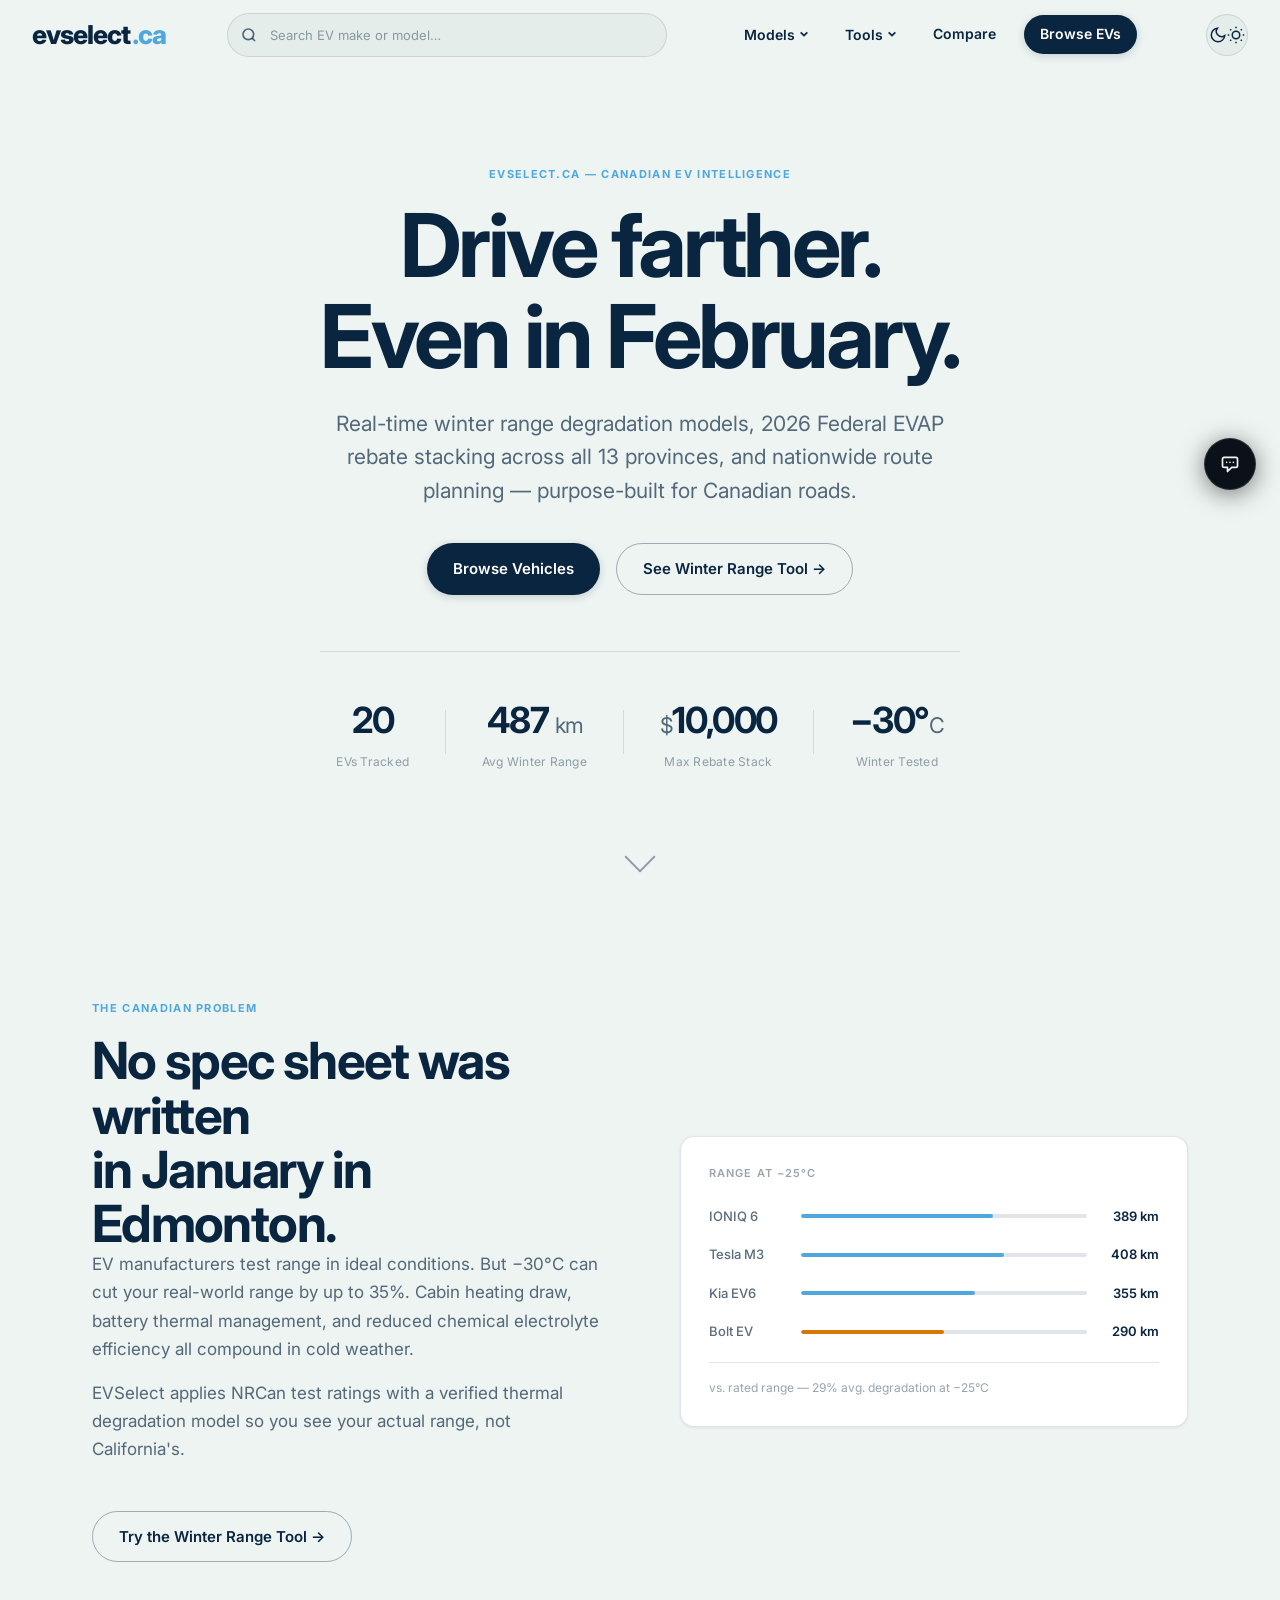
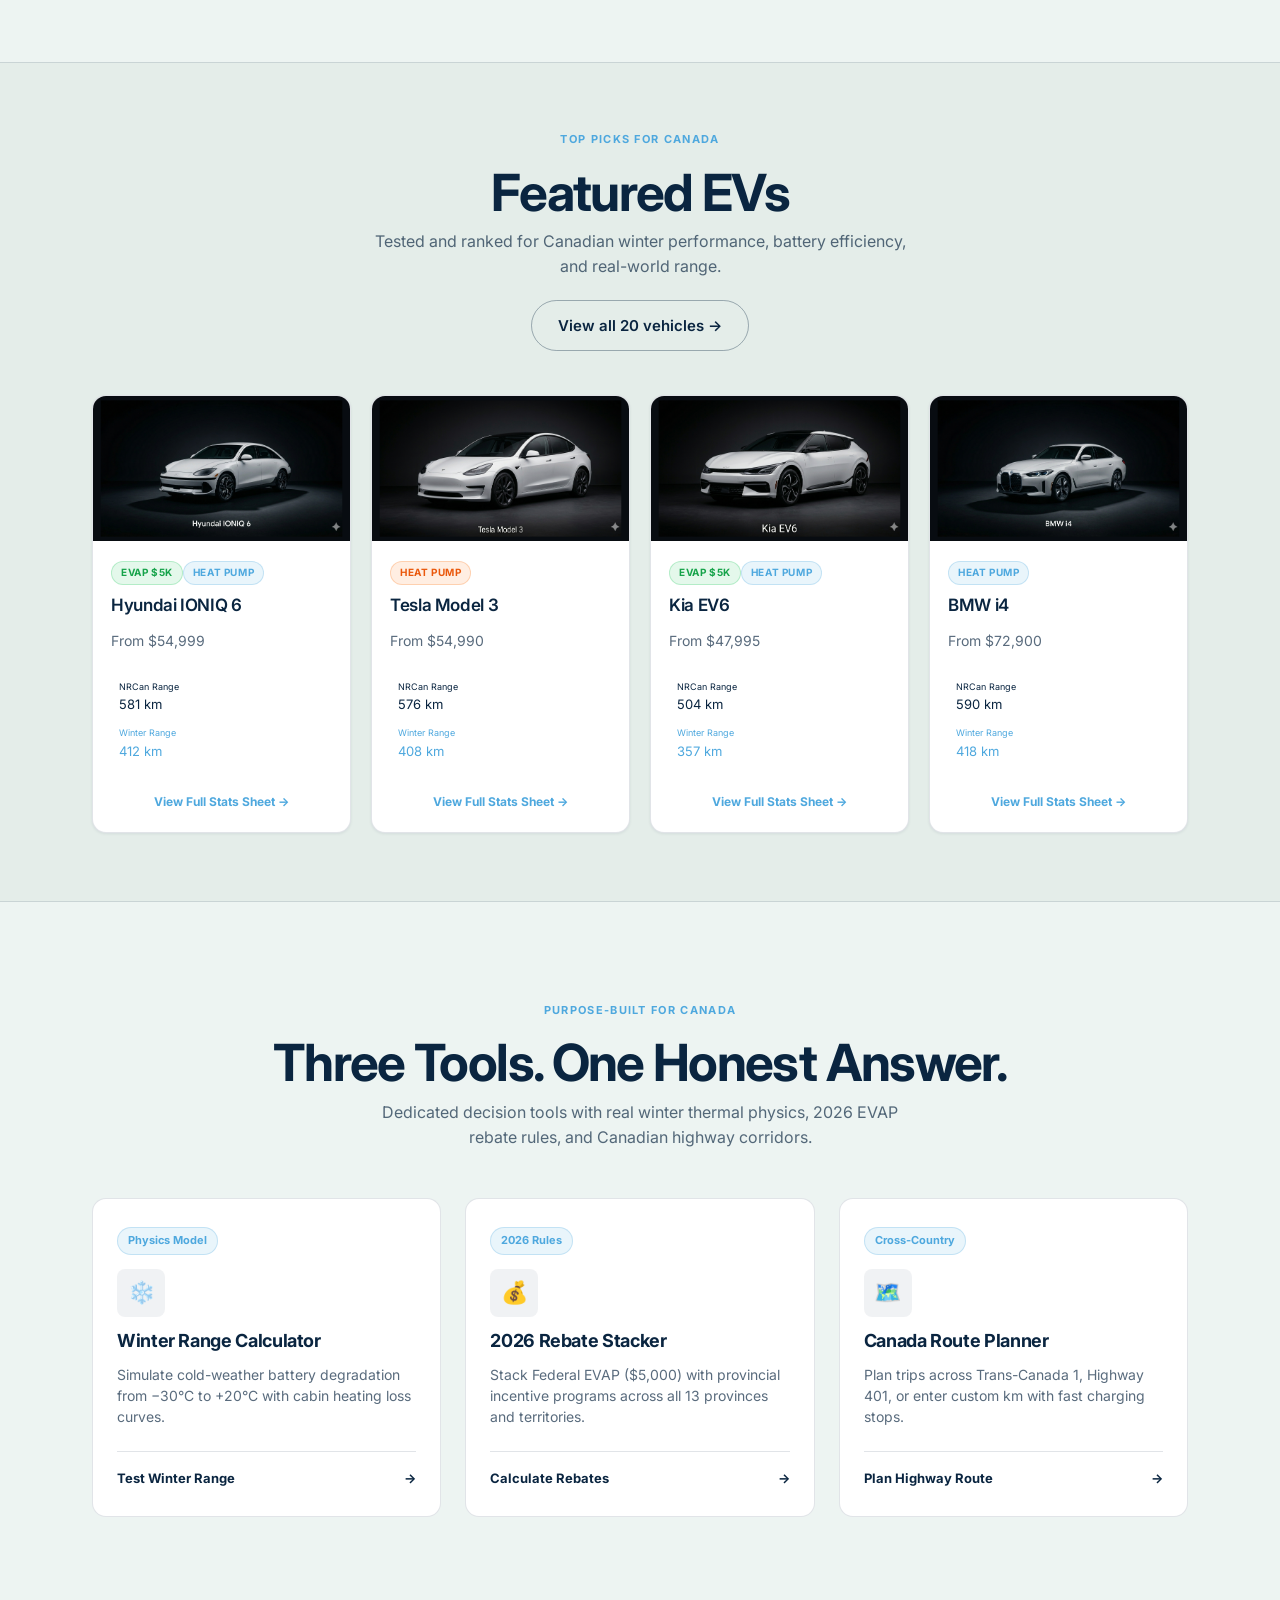
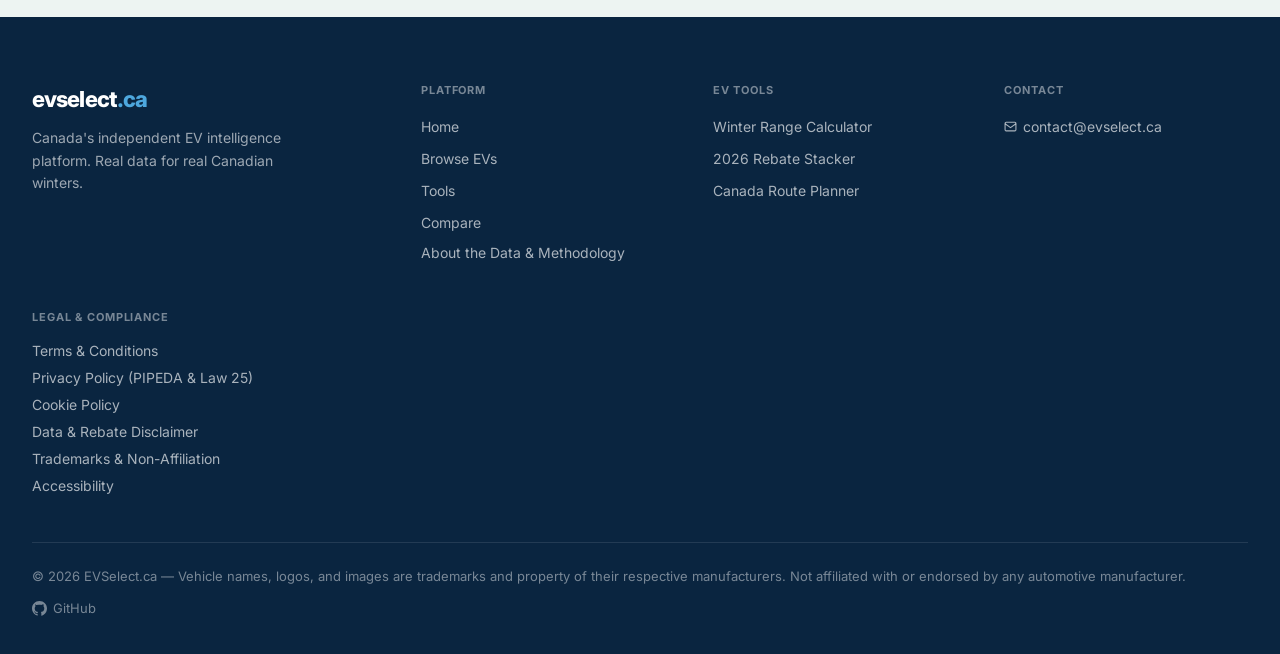
<file: index.html>
<!DOCTYPE html>
<html lang="en">

<head>
  <meta charset="UTF-8" />
  <meta name="viewport" content="width=device-width,initial-scale=1.0" />
  <title>EVSelect.ca — Canada's EV Intelligence Platform</title>
  <meta name="description"
    content="Real-time EV winter range, provincial rebates, and commute planning for Canadian buyers." />
  <meta name="author" content="EVSelect.ca" />
  <meta property="og:title" content="EVSelect.ca — Canada's EV Intelligence Platform" />
  <meta property="og:description"
    content="Real-time EV winter range, provincial rebates, and commute planning for Canadian buyers." />
  <meta property="og:type" content="website" />
  <meta name="robots" content="index,follow" />
  <link rel="icon" type="image/png" href="evcarslogo.png" />
  <link rel="preconnect" href="https://fonts.googleapis.com" />
  <link rel="preconnect" href="https://fonts.gstatic.com" crossorigin />
  <link href="https://fonts.googleapis.com/css2?family=Inter:ital,opsz,wght@0,14..32,300..800;1,14..32,400&display=swap"
    rel="stylesheet" />
  <link rel="stylesheet" href="shared/style.css" />
  <script>if (localStorage.getItem('evs-theme') === 'dark') document.documentElement.setAttribute('data-theme', 'dark');</script>
</head>

<body class="page-index">
  <nav id="evs-nav" role="navigation" aria-label="Main navigation">
    <div class="nav-inner">
      <a href="index.html" class="nav-logo" aria-label="EVSelect home">evselect<span>.ca</span></a>
      <div class="nav-search-wrap">
        <svg class="nav-search-icon" width="16" height="16" viewBox="0 0 24 24" fill="none" stroke="currentColor"
          stroke-width="2.5" aria-hidden="true">
          <circle cx="11" cy="11" r="8" />
          <path d="m21 21-4.35-4.35" />
        </svg>
        <input id="navSearchInput" type="search" class="nav-search" placeholder="Search EV make or model&#x2026;"
          autocomplete="off" aria-label="Search vehicles" />
      </div>
      <div class="nav-links" id="navLinks">
        <div class="nav-dropdown-wrap" id="modelsDropdown">
          <button class="nav-dropdown-btn" aria-haspopup="true" aria-expanded="false" id="modelsBtn">
            Models
            <svg class="nav-dropdown-arrow" viewBox="0 0 12 12" fill="none" stroke="currentColor" stroke-width="2"
              aria-hidden="true">
              <path d="M2 4l4 4 4-4" />
            </svg>
          </button>
          <div class="nav-dropdown-menu" role="menu" id="modelsMenu">
            <div class="nav-dropdown-section">Browse All</div>
            <a href="vehicles.html" class="nav-dropdown-item" role="menuitem">All Electric Vehicles</a>
            <div class="nav-dropdown-divider"></div>
            <div class="nav-dropdown-section">Popular Models</div>
            <a href="vehicles.html?q=Tesla+Model+Y" class="nav-dropdown-item" role="menuitem">Tesla Model Y</a>
            <a href="vehicles.html?q=Tesla+Model+3" class="nav-dropdown-item" role="menuitem">Tesla Model 3</a>
            <a href="vehicles.html?q=Hyundai+IONIQ+6" class="nav-dropdown-item" role="menuitem">Hyundai IONIQ 6</a>
            <a href="vehicles.html?q=Hyundai+IONIQ+5" class="nav-dropdown-item" role="menuitem">Hyundai IONIQ 5</a>
            <a href="vehicles.html?q=Kia+EV6" class="nav-dropdown-item" role="menuitem">Kia EV6</a>
            <a href="vehicles.html?q=Kia+EV9" class="nav-dropdown-item" role="menuitem">Kia EV9</a>
            <a href="vehicles.html?q=Chevrolet+Bolt" class="nav-dropdown-item" role="menuitem">Chevrolet Bolt EV</a>
            <a href="vehicles.html?q=Chevrolet+Equinox" class="nav-dropdown-item" role="menuitem">Chevrolet Equinox
              EV</a>
            <a href="vehicles.html?q=Ford+Mustang" class="nav-dropdown-item" role="menuitem">Ford Mustang Mach-E</a>
            <a href="vehicles.html?q=Volkswagen+ID.4" class="nav-dropdown-item" role="menuitem">Volkswagen ID.4</a>
            <a href="vehicles.html?q=Nissan+Ariya" class="nav-dropdown-item" role="menuitem">Nissan Ariya</a>
            <a href="vehicles.html?q=Nissan+LEAF" class="nav-dropdown-item" role="menuitem">Nissan LEAF</a>
            <a href="vehicles.html?q=BMW+i4" class="nav-dropdown-item" role="menuitem">BMW i4</a>
            <a href="vehicles.html?q=BMW+iX" class="nav-dropdown-item" role="menuitem">BMW iX</a>
            <a href="vehicles.html?q=Polestar+2" class="nav-dropdown-item" role="menuitem">Polestar 2</a>
            <a href="vehicles.html?q=Hyundai+Kona" class="nav-dropdown-item" role="menuitem">Hyundai Kona Electric</a>
            <a href="vehicles.html?q=Rivian+R1T" class="nav-dropdown-item" role="menuitem">Rivian R1T</a>
            <a href="vehicles.html?q=Subaru+Solterra" class="nav-dropdown-item" role="menuitem">Subaru Solterra</a>
            <a href="vehicles.html?q=Toyota+bZ4X" class="nav-dropdown-item" role="menuitem">Toyota bZ4X</a>
            <a href="vehicles.html?q=Volvo+EX40" class="nav-dropdown-item" role="menuitem">Volvo EX40</a>
            <a href="vehicles.html" class="nav-see-all">See all models &rarr;</a>
          </div>
        </div>
        <div class="nav-dropdown-wrap">
          <button class="nav-dropdown-btn" aria-haspopup="true" aria-expanded="false">
            Tools
            <svg class="nav-dropdown-arrow" viewBox="0 0 12 12" fill="none" stroke="currentColor" stroke-width="2"
              aria-hidden="true">
              <path d="M2 4l4 4 4-4" />
            </svg>
          </button>
          <div class="nav-dropdown-menu" role="menu">
            <div class="nav-dropdown-section">EV Tools</div>
            <a href="tools.html" class="nav-dropdown-item" role="menuitem">All Tools</a>
            <div class="nav-dropdown-divider"></div>
            <a href="tools.html#winter" class="nav-dropdown-item" role="menuitem">❄️ Winter Range Calculator</a>
            <a href="tools.html#rebate" class="nav-dropdown-item" role="menuitem">💰 2026 Rebate Stacker</a>
            <a href="tools.html#route" class="nav-dropdown-item" role="menuitem">🗺️ Canada Route Planner</a>
          </div>
        </div>
        <a href="compare.html">Compare</a>
        <a href="vehicles.html" class="nav-cta">Browse EVs</a>
      </div>
      <!-- Top-Right Corner Theme Toggle Button -->
      <button class="nav-theme-btn" id="themeToggle" aria-label="Toggle dark/light mode">
        <svg class="icon-moon" width="18" height="18" viewBox="0 0 24 24" fill="none" stroke="currentColor"
          stroke-width="2" aria-hidden="true">
          <path d="M21 12.79A9 9 0 1 1 11.21 3 7 7 0 0 0 21 12.79z" />
        </svg>
        <svg class="icon-sun" width="18" height="18" viewBox="0 0 24 24" fill="none" stroke="currentColor"
          stroke-width="2" aria-hidden="true">
          <circle cx="12" cy="12" r="5" />
          <line x1="12" y1="1" x2="12" y2="3" />
          <line x1="12" y1="21" x2="12" y2="23" />
          <line x1="4.22" y1="4.22" x2="5.64" y2="5.64" />
          <line x1="18.36" y1="18.36" x2="19.78" y2="19.78" />
          <line x1="1" y1="12" x2="3" y2="12" />
          <line x1="21" y1="12" x2="23" y2="12" />
          <line x1="4.22" y1="19.78" x2="5.64" y2="18.36" />
          <line x1="18.36" y1="5.64" x2="19.78" y2="4.22" />
        </svg>
      </button>
      <button class="nav-mob" id="mobBtn" aria-label="Open menu" aria-expanded="false" aria-controls="navLinks">
        <svg width="22" height="22" viewBox="0 0 22 22" fill="none" stroke="currentColor" stroke-width="2"
          aria-hidden="true">
          <path d="M3 6h16M3 11h16M3 16h16" />
        </svg>
      </button>
    </div>
  </nav>

  <!-- ── HERO (Centered & Prominent) ────────────────────────── -->
  <section class="hero" aria-labelledby="heroTitle">
    <div class="wrap hero-inner">
      <div class="eyebrow" data-reveal>evselect.ca &mdash; Canadian EV Intelligence</div>
      <h1 id="heroTitle" class="hero-title" data-reveal data-delay="1">
        Drive farther.<br>Even in February.
      </h1>
      <p class="hero-sub" data-reveal data-delay="2">
        Real-time winter range degradation models, 2026 Federal EVAP rebate stacking across all 13 provinces, and
        nationwide route planning &mdash; purpose-built for Canadian roads.
      </p>
      <div class="hero-ctas" data-reveal data-delay="3">
        <a href="vehicles.html" class="btn btn-primary">Browse Vehicles</a>
        <a href="tools.html" class="btn btn-ghost">See Winter Range Tool &rarr;</a>
      </div>
      <!-- Static Fallback Values (Never Zero) -->
      <div class="hero-stats" data-reveal data-delay="4">
        <div class="hstat">
          <div class="hstat-num"><span class="count" data-to="20">20</span></div>
          <div class="hstat-label">EVs Tracked</div>
        </div>
        <div class="hstat-div" aria-hidden="true"></div>
        <div class="hstat">
          <div class="hstat-num"><span class="count" data-to="487">487</span> <span class="hstat-unit">km</span></div>
          <div class="hstat-label">Avg Winter Range</div>
        </div>
        <div class="hstat-div" aria-hidden="true"></div>
        <div class="hstat">
          <div class="hstat-num"><span class="hstat-unit">$</span><span class="count" data-to="10000">10,000</span>
          </div>
          <div class="hstat-label">Max Rebate Stack</div>
        </div>
        <div class="hstat-div" aria-hidden="true"></div>
        <div class="hstat">
          <div class="hstat-num">&minus;30&deg;<span class="hstat-unit">C</span></div>
          <div class="hstat-label">Winter Tested</div>
        </div>
      </div>
    </div>
    <div class="scroll-cue" aria-hidden="true">
      <div class="sc-arrow"></div>
    </div>
  </section>

  <!-- ── THE WINTER TRUTH ───────────────────────────────────── -->
  <section class="section" id="winter-truth" aria-labelledby="winterTruthTitle">
    <div class="wrap">
      <div class="wt-grid">
        <div class="wt-text">
          <span class="eyebrow" data-reveal>The Canadian Problem</span>
          <h2 id="winterTruthTitle" class="section-title" data-reveal data-delay="1">
            No spec sheet was written<br>in January in Edmonton.
          </h2>
          <p class="wt-body" data-reveal data-delay="2">
            EV manufacturers test range in ideal conditions. But &minus;30&deg;C can cut your real-world range by up to
            35%. Cabin heating draw, battery thermal management, and reduced chemical electrolyte efficiency all
            compound in cold weather.
          </p>
          <p class="wt-body" data-reveal data-delay="3">
            EVSelect applies NRCan test ratings with a verified thermal degradation model so you see your actual range,
            not California's.
          </p>
          <a href="tools.html#winter" class="btn btn-ghost" data-reveal data-delay="4"
            style="margin-top:32px;display:inline-flex">Try the Winter Range Tool &rarr;</a>
        </div>
        <div class="wt-visual" data-reveal data-delay="2">
          <div class="wt-card">
            <div class="wt-card-label">Range at &minus;25&deg;C</div>
            <div class="wt-bars">
              <div class="wt-bar-row">
                <div class="wt-bar-name">IONIQ 6</div>
                <div class="wt-bar-track">
                  <div class="wt-bar-fill" style="width:0%" data-w="67%"></div>
                </div>
                <div class="wt-bar-val">389 km</div>
              </div>
              <div class="wt-bar-row">
                <div class="wt-bar-name">Tesla M3</div>
                <div class="wt-bar-track">
                  <div class="wt-bar-fill" style="width:0%" data-w="71%"></div>
                </div>
                <div class="wt-bar-val">408 km</div>
              </div>
              <div class="wt-bar-row">
                <div class="wt-bar-name">Kia EV6</div>
                <div class="wt-bar-track">
                  <div class="wt-bar-fill" style="width:0%" data-w="61%"></div>
                </div>
                <div class="wt-bar-val">355 km</div>
              </div>
              <div class="wt-bar-row">
                <div class="wt-bar-name">Bolt EV</div>
                <div class="wt-bar-track">
                  <div class="wt-bar-fill amber" style="width:0%" data-w="50%"></div>
                </div>
                <div class="wt-bar-val">290 km</div>
              </div>
            </div>
            <div class="wt-note">vs. rated range &mdash; 29% avg. degradation at &minus;25&deg;C</div>
          </div>
        </div>
      </div>
    </div>
  </section>

  <!-- ── FEATURED VEHICLES ──────────────────────────────────── -->
  <section class="section-sm featured-section" aria-labelledby="featuredTitle">
    <div class="wrap">
      <div style="text-align:center;margin-bottom:44px">
        <span class="eyebrow" data-reveal style="margin-left:auto;margin-right:auto">Top Picks for Canada</span>
        <h2 id="featuredTitle" class="section-title" data-reveal data-delay="1">Featured EVs</h2>
        <p class="fg2" data-reveal data-delay="2"
          style="margin-top:10px;font-size:16px;max-width:540px;margin-left:auto;margin-right:auto">
          Tested and ranked for Canadian winter performance, battery efficiency, and real-world range.
        </p>
        <div style="margin-top:20px" data-reveal data-delay="3">
          <a href="vehicles.html" class="btn btn-ghost">View all 20 vehicles &rarr;</a>
        </div>
      </div>
      <div class="carousel" id="featuredCarousel" role="list" aria-label="Featured electric vehicles">
        <div class="carousel-item ev-card" role="listitem" onclick="if(window.openStatsSheet)openStatsSheet('ioniq6')"
          style="cursor:pointer">
          <div class="ev-card-img-wrap"><img src="IONIQ6WM.png" alt="Hyundai IONIQ 6" class="ev-card-img" loading="lazy"
              onerror="this.src='evcarslogo.png';this.style.objectFit='contain';this.style.padding='32px';this.style.opacity='.3'" />
          </div>
          <div class="ev-card-body">
            <div class="ev-card-meta"><span class="badge badge-g">EVAP $5k</span><span class="badge badge-b">Heat
                Pump</span></div>
            <h3 class="card-title">Hyundai IONIQ 6</h3>
            <p class="fg2" style="font-size:14px;margin-top:4px">From $54,999</p>
            <div class="stat-grid" style="margin-top:12px">
              <div class="stat-cell">
                <div class="stat-label">NRCan Range</div>
                <div class="stat-val">581 km</div>
              </div>
              <div class="stat-cell" style="border-color:var(--accent-g)">
                <div class="stat-label" style="color:var(--accent)">Winter Range</div>
                <div class="stat-val" style="color:var(--accent)">412 km</div>
              </div>
            </div>
            <div style="margin-top:10px;text-align:center">
              <span style="font-size:12px;font-weight:700;color:var(--accent)">View Full Stats Sheet &rarr;</span>
            </div>
          </div>
        </div>
        <div class="carousel-item ev-card" role="listitem"
          onclick="if(window.openStatsSheet)openStatsSheet('tesla-model-3')" style="cursor:pointer">
          <div class="ev-card-img-wrap"><img src="TeslaModel3WM.png" alt="Tesla Model 3" class="ev-card-img"
              loading="lazy"
              onerror="this.src='evcarslogo.png';this.style.objectFit='contain';this.style.padding='32px';this.style.opacity='.3'" />
          </div>
          <div class="ev-card-body">
            <div class="ev-card-meta"><span class="badge badge-o">Heat Pump</span></div>
            <h3 class="card-title">Tesla Model 3</h3>
            <p class="fg2" style="font-size:14px;margin-top:4px">From $54,990</p>
            <div class="stat-grid" style="margin-top:12px">
              <div class="stat-cell">
                <div class="stat-label">NRCan Range</div>
                <div class="stat-val">576 km</div>
              </div>
              <div class="stat-cell" style="border-color:var(--accent-g)">
                <div class="stat-label" style="color:var(--accent)">Winter Range</div>
                <div class="stat-val" style="color:var(--accent)">408 km</div>
              </div>
            </div>
            <div style="margin-top:10px;text-align:center">
              <span style="font-size:12px;font-weight:700;color:var(--accent)">View Full Stats Sheet &rarr;</span>
            </div>
          </div>
        </div>
        <div class="carousel-item ev-card" role="listitem" onclick="if(window.openStatsSheet)openStatsSheet('kia-ev6')"
          style="cursor:pointer">
          <div class="ev-card-img-wrap"><img src="KiaEV6WM.png" alt="Kia EV6" class="ev-card-img" loading="lazy"
              onerror="this.src='evcarslogo.png';this.style.objectFit='contain';this.style.padding='32px';this.style.opacity='.3'" />
          </div>
          <div class="ev-card-body">
            <div class="ev-card-meta"><span class="badge badge-g">EVAP $5k</span><span class="badge badge-b">Heat
                Pump</span></div>
            <h3 class="card-title">Kia EV6</h3>
            <p class="fg2" style="font-size:14px;margin-top:4px">From $47,995</p>
            <div class="stat-grid" style="margin-top:12px">
              <div class="stat-cell">
                <div class="stat-label">NRCan Range</div>
                <div class="stat-val">504 km</div>
              </div>
              <div class="stat-cell" style="border-color:var(--accent-g)">
                <div class="stat-label" style="color:var(--accent)">Winter Range</div>
                <div class="stat-val" style="color:var(--accent)">357 km</div>
              </div>
            </div>
            <div style="margin-top:10px;text-align:center">
              <span style="font-size:12px;font-weight:700;color:var(--accent)">View Full Stats Sheet &rarr;</span>
            </div>
          </div>
        </div>
        <div class="carousel-item ev-card" role="listitem" onclick="if(window.openStatsSheet)openStatsSheet('bmw-i4')"
          style="cursor:pointer">
          <div class="ev-card-img-wrap"><img src="BMWi4WM.png" alt="BMW i4" class="ev-card-img" loading="lazy"
              onerror="this.src='evcarslogo.png';this.style.objectFit='contain';this.style.padding='32px';this.style.opacity='.3'" />
          </div>
          <div class="ev-card-body">
            <div class="ev-card-meta"><span class="badge badge-b">Heat Pump</span></div>
            <h3 class="card-title">BMW i4</h3>
            <p class="fg2" style="font-size:14px;margin-top:4px">From $72,900</p>
            <div class="stat-grid" style="margin-top:12px">
              <div class="stat-cell">
                <div class="stat-label">NRCan Range</div>
                <div class="stat-val">590 km</div>
              </div>
              <div class="stat-cell" style="border-color:var(--accent-g)">
                <div class="stat-label" style="color:var(--accent)">Winter Range</div>
                <div class="stat-val" style="color:var(--accent)">418 km</div>
              </div>
            </div>
            <div style="margin-top:10px;text-align:center">
              <span style="font-size:12px;font-weight:700;color:var(--accent)">View Full Stats Sheet &rarr;</span>
            </div>
          </div>
        </div>
      </div>
    </div>
  </section>

  <!-- ── TOOL TEASERS ───────────────────────────────────────── -->
  <section class="section" aria-labelledby="toolsTitle">
    <div class="wrap">
      <div style="text-align:center;margin-bottom:48px">
        <span class="eyebrow" data-reveal style="margin-left:auto;margin-right:auto">Purpose-Built for Canada</span>
        <h2 id="toolsTitle" class="section-title" data-reveal data-delay="1">Three Tools. One Honest Answer.</h2>
        <p class="fg2" data-reveal data-delay="2"
          style="margin-top:10px;font-size:16px;max-width:560px;margin-left:auto;margin-right:auto">
          Dedicated decision tools with real winter thermal physics, 2026 EVAP rebate rules, and Canadian highway
          corridors.
        </p>
      </div>
      <div class="tools-teasers-grid" data-reveal data-delay="2">
        <a href="tools.html#winter" class="tt-box">
          <div class="tt-box-top">
            <span class="tt-box-badge">Physics Model</span>
            <div class="tt-box-icon">❄️</div>
            <h3 class="tt-box-title">Winter Range Calculator</h3>
            <p class="tt-box-desc">Simulate cold-weather battery degradation from &minus;30&deg;C to +20&deg;C with
              cabin heating loss curves.</p>
          </div>
          <div class="tt-box-bottom">
            <span>Test Winter Range</span>
            <span>&rarr;</span>
          </div>
        </a>

        <a href="tools.html#rebate" class="tt-box">
          <div class="tt-box-top">
            <span class="tt-box-badge">2026 Rules</span>
            <div class="tt-box-icon">💰</div>
            <h3 class="tt-box-title">2026 Rebate Stacker</h3>
            <p class="tt-box-desc">Stack Federal EVAP ($5,000) with provincial incentive programs across all 13
              provinces and territories.</p>
          </div>
          <div class="tt-box-bottom">
            <span>Calculate Rebates</span>
            <span>&rarr;</span>
          </div>
        </a>

        <a href="tools.html#route" class="tt-box">
          <div class="tt-box-top">
            <span class="tt-box-badge">Cross-Country</span>
            <div class="tt-box-icon">🗺️</div>
            <h3 class="tt-box-title">Canada Route Planner</h3>
            <p class="tt-box-desc">Plan trips across Trans-Canada 1, Highway 401, or enter custom km with fast charging
              stops.</p>
          </div>
          <div class="tt-box-bottom">
            <span>Plan Highway Route</span>
            <span>&rarr;</span>
          </div>
        </a>
      </div>
    </div>
  </section>

  <style>
    /* ── INDEX PAGE SPECIFIC STYLES ── */
    .hero {
      min-height: 100svh;
      display: flex;
      align-items: center;
      justify-content: center;
      padding: calc(var(--nav-h) + 48px) 0 80px;
      position: relative;
    }

    .hero-inner {
      position: relative;
      z-index: 1;
      text-align: center;
      display: flex;
      flex-direction: column;
      align-items: center;
    }

    .hero-title {
      margin-bottom: 24px;
      max-width: 820px;
      text-align: center
    }

    .hero-sub {
      font-size: clamp(17px, 2.2vw, 21px);
      color: var(--fg2);
      max-width: 620px;
      line-height: 1.6;
      margin-bottom: 36px;
      text-align: center;
    }

    .hero-ctas {
      display: flex;
      gap: 16px;
      flex-wrap: wrap;
      margin-bottom: 56px;
      justify-content: center
    }

    .hero-stats {
      display: flex;
      align-items: center;
      justify-content: center;
      gap: 36px;
      flex-wrap: wrap;
      padding-top: 40px;
      border-top: 1px solid var(--border);
      width: 100%;
      max-width: 860px;
      margin: 0 auto;
    }

    .hstat {
      text-align: center
    }

    .hstat-num {
      font-size: clamp(24px, 3.2vw, 36px);
      font-weight: 700;
      letter-spacing: -.04em;
      color: var(--navy)
    }

    .hstat-unit {
      font-size: .6em;
      font-weight: 400;
      color: var(--fg2)
    }

    .hstat-label {
      font-size: 12px;
      color: var(--fg3);
      margin-top: 4px;
      letter-spacing: .02em;
      text-align: center
    }

    .hstat-div {
      width: 1px;
      height: 44px;
      background: var(--border);
      flex-shrink: 0
    }

    @media(max-width:560px) {
      .hstat-div {
        display: none
      }

      .hero-stats {
        gap: 20px
      }
    }

    .scroll-cue {
      position: absolute;
      bottom: 32px;
      left: 50%;
      translate: -50% 0;
      display: flex;
      flex-direction: column;
      align-items: center;
    }

    .sc-arrow {
      width: 22px;
      height: 22px;
      border-right: 2px solid var(--fg3);
      border-bottom: 2px solid var(--fg3);
      transform: rotate(45deg);
      animation: bounce 2s ease-in-out infinite;
    }

    @keyframes bounce {

      0%,
      100% {
        translate: 0 0
      }

      50% {
        translate: 0 8px
      }
    }

    /* winter truth */
    .wt-grid {
      display: grid;
      grid-template-columns: 1fr 1fr;
      gap: 80px;
      align-items: center
    }

    @media(max-width:840px) {
      .wt-grid {
        grid-template-columns: 1fr;
        gap: 48px
      }
    }

    .wt-body {
      font-size: 17px;
      color: var(--fg2);
      line-height: 1.65;
      margin-bottom: 16px
    }

    .wt-card {
      background: var(--card);
      border: 1px solid var(--border);
      border-radius: var(--r);
      padding: 28px;
      box-shadow: var(--shadow-sm);
    }

    .wt-card-label {
      font-size: 11px;
      font-weight: 600;
      letter-spacing: .1em;
      text-transform: uppercase;
      color: var(--fg3);
      margin-bottom: 24px
    }

    .wt-bars {
      display: flex;
      flex-direction: column;
      gap: 18px
    }

    .wt-bar-row {
      display: grid;
      grid-template-columns: 80px 1fr 60px;
      align-items: center;
      gap: 12px
    }

    .wt-bar-name {
      font-size: 13px;
      font-weight: 500;
      color: var(--fg2)
    }

    .wt-bar-track {
      height: 4px;
      background: var(--border);
      border-radius: 99px;
      overflow: hidden
    }

    .wt-bar-fill {
      height: 100%;
      background: var(--accent);
      border-radius: 99px;
      transition: width 1.2s cubic-bezier(.16, 1, .3, 1)
    }

    .wt-bar-fill.amber {
      background: #d97706
    }

    .wt-bar-val {
      font-size: 13px;
      font-weight: 600;
      color: var(--navy);
      text-align: right
    }

    .wt-note {
      font-size: 12px;
      color: var(--fg3);
      margin-top: 20px;
      padding-top: 16px;
      border-top: 1px solid var(--border)
    }

    /* featured */
    .featured-section {
      background: var(--bg2);
      border-top: 1px solid var(--border);
      border-bottom: 1px solid var(--border)
    }

    /* tool teasers */
    .tools-teasers {
      display: flex;
      flex-direction: column;
      border: 1px solid var(--border);
      border-radius: var(--r);
      overflow: hidden;
      box-shadow: var(--shadow-sm);
      max-width: 840px;
      margin: 0 auto;
    }

    .tt-card {
      display: flex;
      align-items: center;
      gap: 24px;
      padding: 26px 30px;
      background: var(--card);
      border: none;
      transition: background .2s;
      text-decoration: none;
      color: var(--navy);
    }

    .tt-card:hover {
      background: var(--bg2)
    }

    .tt-card+.tt-card {
      border-top: 1px solid var(--border)
    }

    .tt-icon {
      width: 46px;
      height: 46px;
      border-radius: var(--r-sm);
      background: var(--accent-d);
      border: 1px solid var(--accent-g);
      color: var(--accent);
      display: flex;
      align-items: center;
      justify-content: center;
      flex-shrink: 0;
    }

    .tt-title {
      font-size: 16px;
      font-weight: 600;
      letter-spacing: -.02em;
      margin-bottom: 4px;
      color: var(--navy)
    }

    .tt-desc {
      font-size: 14px;
      color: var(--fg2);
      line-height: 1.5
    }

    .tt-arrow {
      margin-left: auto;
      font-size: 20px;
      color: var(--fg3);
      flex-shrink: 0;
      transition: transform .2s, color .2s
    }

    .tt-card:hover .tt-arrow {
      transform: translateX(4px);
      color: var(--accent)
    }

    @media(max-width:560px) {
      .tt-card {
        flex-wrap: wrap;
        gap: 16px
      }

      .tt-arrow {
        display: none
      }
    }

    .count {
      display: inline-block
    }
  </style>
  <script>
    // Counter animation with fallback support
    (function () {
      function animateCounter(el) {
        var to = +el.dataset.to;
        var dur = 1600;
        var start = performance.now();
        function tick(now) {
          var p = Math.min((now - start) / dur, 1);
          var e = 1 - Math.pow(1 - p, 3);
          el.textContent = Math.round(to * e).toLocaleString('en-CA');
          if (p < 1) requestAnimationFrame(tick);
        }
        requestAnimationFrame(tick);
      }
      var obs = new IntersectionObserver(function (entries) {
        entries.forEach(function (e) {
          if (e.isIntersecting) {
            animateCounter(e.target);
            obs.unobserve(e.target);
          }
        });
      }, { threshold: 0.5 });
      function init() {
        document.querySelectorAll('.count[data-to]').forEach(function (el) { obs.observe(el); });
      }
      if (document.readyState === 'loading') document.addEventListener('DOMContentLoaded', init); else init();
    })();

    // Animate winter bars when they scroll in
    (function () {
      var obs2 = new IntersectionObserver(function (entries) {
        entries.forEach(function (e) {
          if (e.isIntersecting) {
            e.target.querySelectorAll('.wt-bar-fill').forEach(function (b) {
              b.style.width = b.dataset.w;
            });
            obs2.unobserve(e.target);
          }
        });
      }, { threshold: .3 });
      function init() {
        var wc = document.querySelector('.wt-card');
        if (wc) obs2.observe(wc);
      }
      if (document.readyState === 'loading') document.addEventListener('DOMContentLoaded', init); else init();
    })();
  </script>
  <footer>
    <div class="wrap-wide footer-inner">
      <div class="footer-top">
        <div>
          <div class="footer-brand-name">evselect<span>.ca</span></div>
          <p class="footer-brand-desc">Canada&#39;s independent EV intelligence platform. Real data for real Canadian
            winters.</p>
        </div>
        <div>
          <div class="footer-col-title">Platform</div>
          <div class="footer-links">
            <a href="index.html">Home</a>
            <a href="vehicles.html">Browse EVs</a>
            <a href="tools.html">Tools</a>
            <a href="compare.html">Compare</a>
            <button onclick="openPolicy('methodology')">About the Data &amp; Methodology</button>
          </div>
        </div>
        <div>
          <div class="footer-col-title">EV Tools</div>
          <div class="footer-links">
            <a href="tools.html#winter">Winter Range Calculator</a>
            <a href="tools.html#rebate">2026 Rebate Stacker</a>
            <a href="tools.html#route">Canada Route Planner</a>
          </div>
        </div>
        <div>
          <div class="footer-col-title">Contact</div>
          <div class="footer-links">
            <a href="mailto:contact@evselect.ca" style="display:flex;align-items:center;gap:6px">
              <svg width="13" height="13" viewBox="0 0 24 24" fill="none" stroke="currentColor" stroke-width="2" aria-hidden="true"><rect x="2" y="4" width="20" height="16" rx="2"/><path d="m2 7 10 7 10-7"/></svg>
              contact@evselect.ca
            </a>
          </div>
        </div>
        <div>
          <div class="footer-col-title">Legal &amp; Compliance</div>
          <div class="footer-links">
            <button onclick="openPolicy('terms')">Terms &amp; Conditions</button>
            <button onclick="openPolicy('privacy')">Privacy Policy (PIPEDA &amp; Law 25)</button>
            <button onclick="openPolicy('cookie')">Cookie Policy</button>
            <button onclick="openPolicy('disclaimer')">Data &amp; Rebate Disclaimer</button>
            <button onclick="openPolicy('trademarks')">Trademarks &amp; Non-Affiliation</button>
            <button onclick="openPolicy('accessibility')">Accessibility</button>
          </div>
        </div>
      </div>
      <div class="footer-bottom">
        <span class="footer-copy">&copy; <span id="footerYear"></span> EVSelect.ca &mdash; Vehicle names, logos, and
          images are trademarks and property of their respective manufacturers. Not affiliated with or endorsed by any
          automotive manufacturer.</span>
        <a href="https://github.com/GS-Codes0/NewEvWebsite" target="_blank" rel="noopener" class="footer-copy"
          style="display:flex;align-items:center;gap:6px">
          <svg width="15" height="15" viewBox="0 0 24 24" fill="currentColor" aria-hidden="true">
            <path
              d="M12 0C5.37 0 0 5.37 0 12c0 5.3 3.438 9.8 8.205 11.385.6.113.82-.258.82-.577 0-.285-.01-1.04-.015-2.04-3.338.724-4.042-1.61-4.042-1.61C4.422 18.07 3.633 17.7 3.633 17.7c-1.087-.744.084-.729.084-.729 1.205.084 1.838 1.236 1.838 1.236 1.07 1.835 2.809 1.305 3.495.998.108-.776.417-1.305.76-1.605-2.665-.3-5.466-1.332-5.466-5.93 0-1.31.465-2.38 1.235-3.22-.135-.303-.54-1.523.105-3.176 0 0 1.005-.322 3.3 1.23.96-.267 1.98-.399 3-.405 1.02.006 2.04.138 3 .405 2.28-1.552 3.285-1.23 3.285-1.23.645 1.653.24 2.873.12 3.176.765.84 1.23 1.91 1.23 3.22 0 4.61-2.805 5.625-5.475 5.92.42.36.81 1.096.81 2.22 0 1.606-.015 2.896-.015 3.286 0 .315.21.69.825.57C20.565 21.795 24 17.295 24 12c0-6.63-5.37-12-12-12" />
          </svg>
          GitHub
        </a>
      </div>
    </div>
  </footer>

  <div id="policy-modal" role="dialog" aria-modal="true" aria-labelledby="policyTitle">
    <div class="modal-backdrop" onclick="closePolicy()"></div>
    <div class="modal-box">
      <div class="modal-hd">
        <h2 id="policyTitle"></h2>
        <button class="modal-close" onclick="closePolicy()" aria-label="Close">&times;</button>
      </div>
      <div class="modal-body" id="policyBody"></div>
      <div class="modal-ft">
        <button class="btn btn-primary btn-sm" onclick="closePolicy()">Close</button>
      </div>
    </div>
  </div>

  <script src="shared/data.js"></script>
  <script src="shared/stats-sheet.js"></script>
  <script src="shared/chat.js"></script>
  <script>
    // Theme toggle
    (function () {
      var saved = localStorage.getItem('evs-theme');
      if (saved === 'dark') document.documentElement.setAttribute('data-theme', 'dark');
      var btn = document.getElementById('themeToggle');
      if (btn) btn.addEventListener('click', function () {
        var isDark = document.documentElement.getAttribute('data-theme') === 'dark';
        document.documentElement.setAttribute('data-theme', isDark ? 'light' : 'dark');
        localStorage.setItem('evs-theme', isDark ? 'light' : 'dark');
      });
    })();

    // Nav scroll + mobile
    (function () {
      var nav = document.getElementById('evs-nav');
      var links = document.getElementById('navLinks');
      var btn = document.getElementById('mobBtn');
      window.addEventListener('scroll', function () { nav.classList.toggle('scrolled', window.scrollY > 20); }, { passive: true });
      if (btn) btn.addEventListener('click', function () {
        var o = links.classList.toggle('open');
        btn.setAttribute('aria-expanded', o);
      });
      var path = location.pathname.split('/').pop() || 'index.html';
      document.querySelectorAll('.nav-links a:not(.nav-cta)').forEach(function (a) {
        if (a.getAttribute('href') === path) a.classList.add('active');
      });
      var fy = document.getElementById('footerYear');
      if (fy) fy.textContent = new Date().getFullYear();

      // Nav search bar: redirect to vehicles.html with query
      var navSearch = document.getElementById('navSearchInput');
      if (navSearch) {
        navSearch.addEventListener('keydown', function (e) {
          if (e.key === 'Enter' && this.value.trim()) {
            window.location.href = 'vehicles.html?q=' + encodeURIComponent(this.value.trim());
          }
        });
      }
    })();

    // Scroll reveal
    (function () {
      var obs = new IntersectionObserver(function (entries) {
        entries.forEach(function (e) { if (e.isIntersecting) { e.target.classList.add('in'); obs.unobserve(e.target); } });
      }, { threshold: 0.08 });
      function init() { document.querySelectorAll('[data-reveal]').forEach(function (el) { obs.observe(el); }); }
      if (document.readyState === 'loading') document.addEventListener('DOMContentLoaded', init); else init();
    })();

    // Comprehensive Policy Content (PIPEDA, Quebec Law 25, Methodology, Trademarks)
    var POLICIES = {
      methodology: {
        title: 'About the Data & Methodology',
        body: '<p style="color:var(--fg3);font-size:13px;margin-bottom:16px">Independent Canadian EV Intelligence &bull; Last updated September 2026</p>' +
          '<h3>1. Official Base Range Data</h3><p>All rated range figures reflect official <strong>Natural Resources Canada (NRCan)</strong> ratings for standard Canadian-market trims under the federal 5-cycle testing protocol.</p>' +
          '<h3>2. Thermal Degradation Model</h3><p>EVSelect uses a <strong>hardware-aware piecewise thermal model</strong> that accounts for both ambient temperature and cabin heating architecture. Degradation begins below 20°C with distinct curves for <strong>heat-pump-equipped EVs</strong> (e.g. IONIQ 5/6, Tesla, BMW i4) versus <strong>resistive PTC heaters</strong> (e.g. Bolt EV, Nissan LEAF). Key calibration benchmarks: <strong>7% vs 12% loss at 0°C</strong>, <strong>21% vs 24% at −15°C</strong>, converging near 35–38% at −30°C with a hard cap below −30°C. This models real-world lithium-ion electrolyte viscosity, regenerative braking limits, and differential heating draw sourced from Canadian fleet telemetry.</p>' +
          '<h3>3. 2026 Rebate Rules (EVAP &amp; Provincial)</h3><p>Federal iZEV funding ran out on January 12, 2025. It was superseded on February 16, 2026 by the <strong>Electric Vehicle Affordability Program (EVAP)</strong> administered by Transport Canada. We verify all federal and provincial program criteria on a monthly refresh cadence directly against official ministry and utility documentation.</p>' +
          '<h3>4. Editorial Independence</h3><p>EVSelect.ca is an independent public interest platform. We do not receive sponsorship, kickbacks, or affiliate commissions from any vehicle manufacturer or dealership.</p>'
      },
      terms: {
        title: 'Terms & Conditions',
        body: '<p style="color:var(--fg3);font-size:13px;margin-bottom:16px">Last updated: September 2026</p><h3>1. Acceptance</h3><p>By accessing EVSelect.ca you accept these Terms. If you disagree, do not use this platform.</p><h3>2. Informational Purpose</h3><p>All estimates (winter range, charging duration, and incentive eligibility) are provided strictly for educational comparison. <strong>Do not rely solely on automated calculations for mission-critical travel safety or financial purchasing commitments.</strong></p><h3>3. Rebate Accuracy Disclaimer</h3><p>Government rebate allocations, rules, and eligibility caps change frequently without prior notice. Always verify directly with Transport Canada or your provincial ministry before signing a vehicle purchase agreement.</p><h3>4. Limitation of Liability</h3><p>EVSelect and its contributors are not liable for damages or losses resulting from platform use, range deviations, or incentive disqualifications.</p><h3>5. Governing Law</h3><p>Governed by the laws of the Province of Alberta and the federal laws of Canada applicable therein.</p>'
      },
      privacy: {
        title: 'Privacy Policy (PIPEDA & Quebec Law 25)',
        body: '<p style="color:var(--fg3);font-size:13px;margin-bottom:16px">Last updated: September 2026 &mdash; Compliant with PIPEDA &amp; Qu&eacute;bec Law 25</p>' +
          '<h3>1. Scope &amp; Commitment</h3><p>EVSelect.ca is committed to protecting the privacy of Canadian users under the <em>Personal Information Protection and Electronic Documents Act</em> (PIPEDA) and Qu&eacute;bec <em>Law 25 (An Act to modernize legislative provisions as regards the protection of personal information)</em>.</p>' +
          '<h3>2. What We Collect</h3><ul><li><strong>Anonymized server log telemetry</strong> (IP address masked, browser type, page visits) for site reliability and performance monitoring.</li><li><strong>Client-side state</strong> (dark/light theme choice, cookie preferences) stored strictly in local browser <code>localStorage</code> without transmission to our servers.</li><li><strong>Chat queries</strong> submitted to the interactive assistant (processed ephemerally via secure API without linking to personal identities).</li></ul>' +
          '<h3>3. What We Do NOT Collect</h3><p>We do not collect names, phone numbers, home addresses, driver\'s licenses, credit card data, or VIN numbers. <strong>We do not sell, rent, or trade user data to third parties or automotive dealerships.</strong></p>' +
          '<h3>4. Retention &amp; Deletion Rights</h3><p>Under PIPEDA and Law 25, you have the right to request access to or deletion of any stored data. Because all personal state remains exclusively in your own local device storage, clearing your browser cache/cookies instantly destroys all local data.</p>' +
          '<h3>5. Privacy Officer Contact</h3><p>For inquiries regarding privacy or compliance, contact the privacy team via our public repository issue tracker at <a href="https://github.com/GS-Codes0/NewEvWebsite" target="_blank">GitHub</a>.</p>'
      },
      cookie: {
        title: 'Cookie Policy',
        body: '<h3>Essential Local Storage</h3><p>EVSelect uses browser <code>localStorage</code> strictly for functional preferences (e.g. keeping your dark/light mode preference across sessions). No cross-site advertising or behavioral tracking cookies are utilized.</p>'
      },
      disclaimer: {
        title: 'Data & Rebate Disclaimer',
        body: '<h3>1. Real-World Driving Variations</h3><p>Actual electric vehicle range differs significantly from official ratings based on driving speed, cabin temperature settings, precipitation, tire type (winter vs. all-season), terrain elevation, and payload.</p>' +
          '<h3>2. Regulatory &amp; Incentive Notice</h3><p>Government incentive programs (including Federal EVAP, Roulez Vert, CleanBC, and provincial rebates) are governed exclusively by their official respective government ministries. Funding caps, program eligibility, and qualification windows are subject to termination or alteration without notice.</p>'
      },
      trademarks: {
        title: 'Trademarks & Non-Affiliation',
        body: '<h3>Trademark Notice</h3><p>All vehicle brand names, model names, badges, logos, and images referenced on this platform (including Tesla, Hyundai, Kia, Chevrolet, Ford, Volkswagen, Nissan, BMW, Polestar, Rivian, Subaru, Toyota, and Volvo) are trademarks and registered property of their respective manufacturer owners.</p>' +
          '<h3>Non-Affiliation</h3><p>EVSelect.ca is an independent Canadian consumer informational resource. EVSelect.ca is not affiliated with, sponsored by, or endorsed by any vehicle manufacturer, automotive dealer association, or government agency.</p>'
      },
      accessibility: {
        title: 'Accessibility Statement (WCAG 2.1 AA)',
        body: '<p>EVSelect.ca is designed to conform to the Web Content Accessibility Guidelines (WCAG) 2.1 Level AA standards. Key implementations include semantic heading structure, high-contrast dark and light themes, keyboard navigability, ARIA landmarks, and descriptive screen-reader alternatives.</p>'
      }
    };

    function openPolicy(k) {
      var p = POLICIES[k]; if (!p) return;
      document.getElementById('policyTitle').textContent = p.title;
      document.getElementById('policyBody').innerHTML = p.body;
      document.getElementById('policy-modal').classList.add('open');
      document.body.style.overflow = 'hidden';
    }
    function closePolicy() {
      document.getElementById('policy-modal').classList.remove('open');
      document.body.style.overflow = '';
    }
    document.addEventListener('keydown', function (e) { if (e.key === 'Escape') closePolicy(); });
  </script>
</body>

</html>
</file>
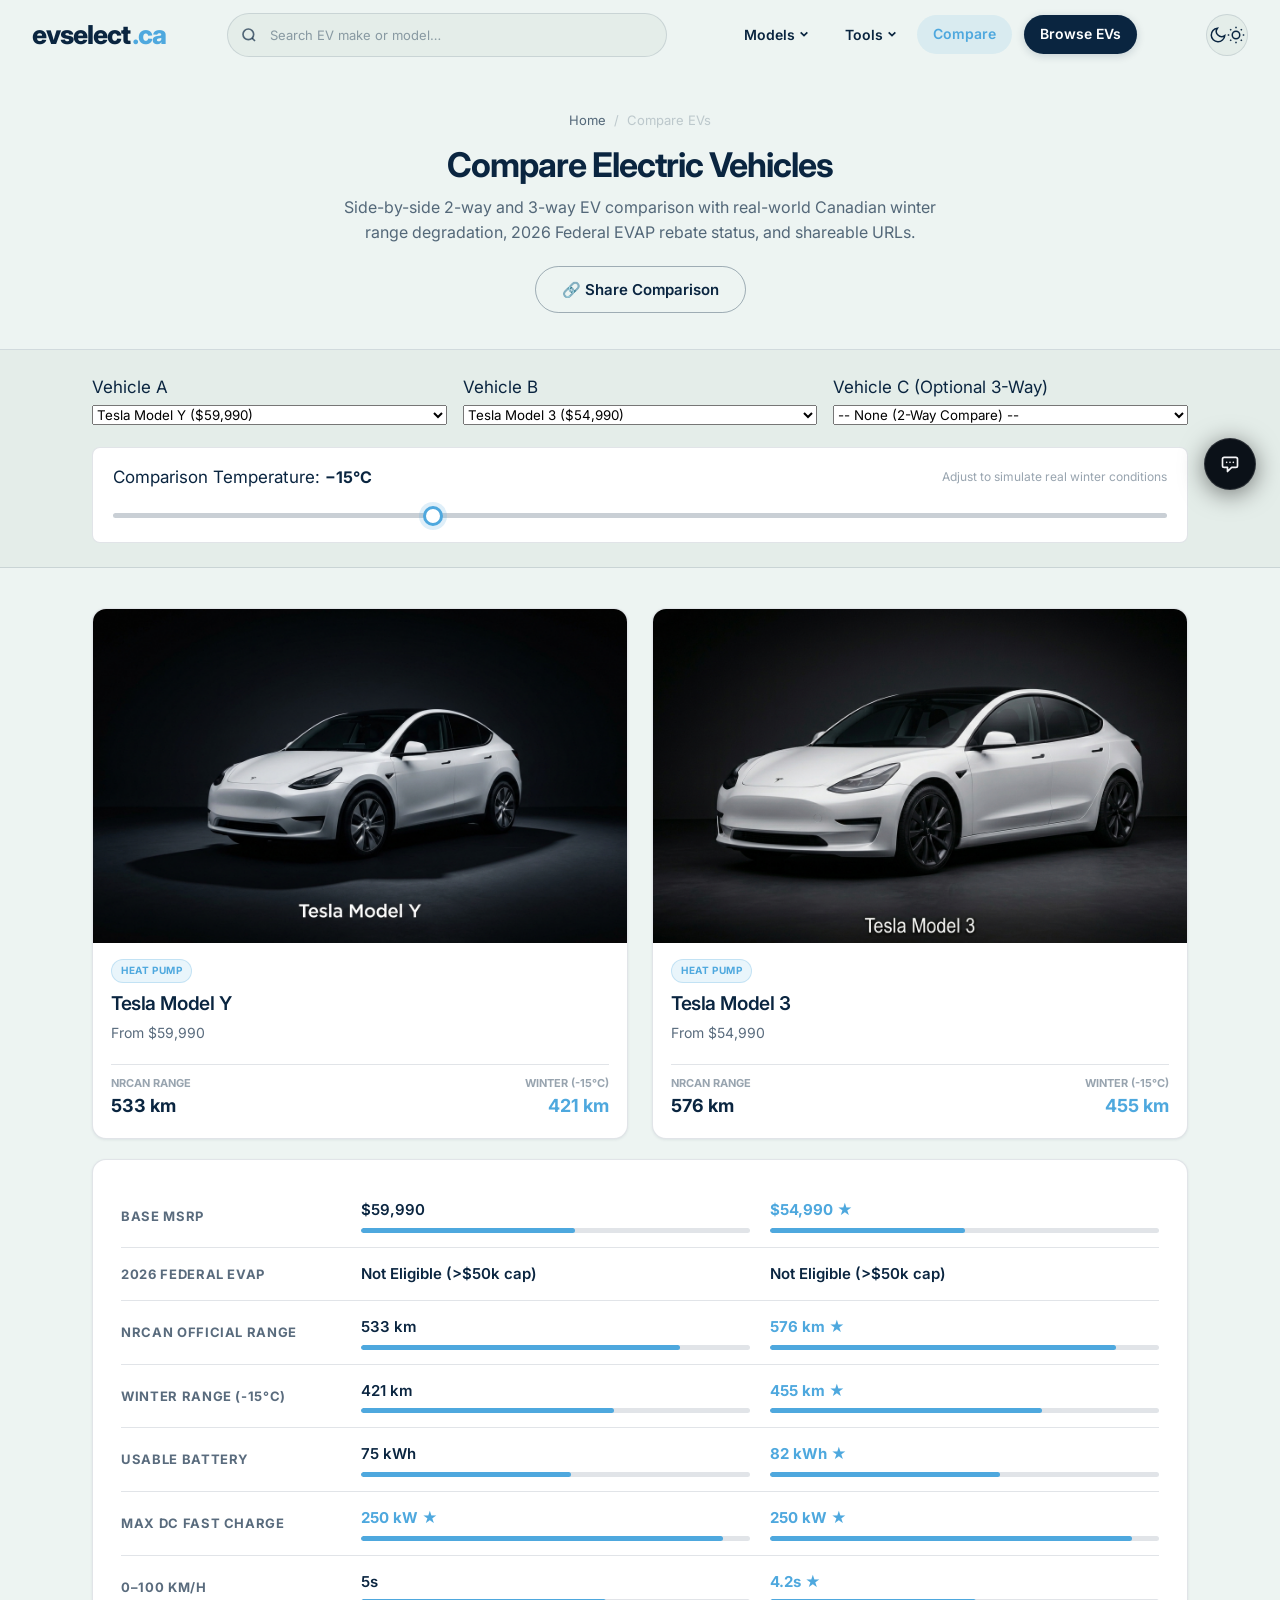
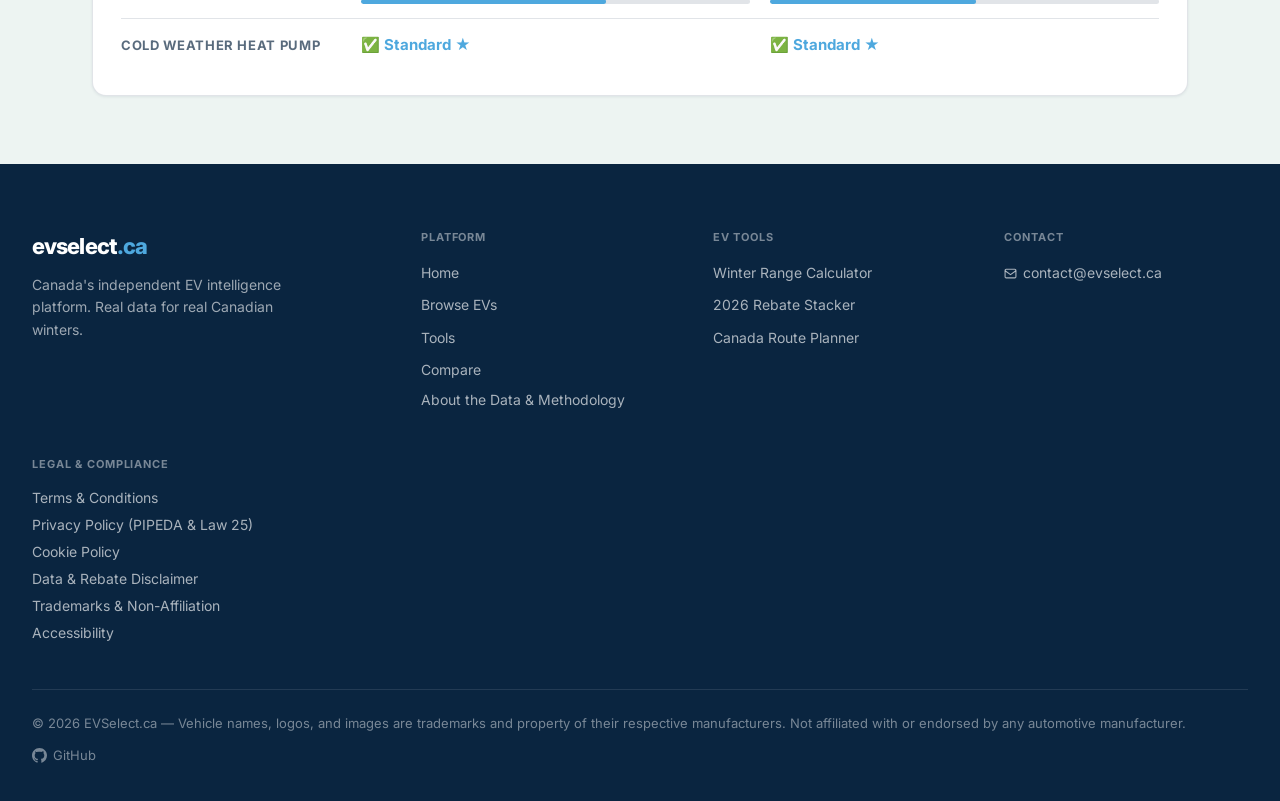
<file: compare.html>
<!DOCTYPE html>
<html lang="en">
<head>
  <meta charset="UTF-8"/>
  <meta name="viewport" content="width=device-width,initial-scale=1.0"/>
  <title>Compare EVs — EVSelect.ca</title>
  <meta name="description" content="Side-by-side 2-way and 3-way EV comparison with real-world Canadian winter range, 2026 Federal EVAP rebate status, and shareable links."/>
  <meta name="author" content="EVSelect.ca"/>
  <meta property="og:title" content="Compare EVs — EVSelect.ca"/>
  <meta property="og:description" content="Side-by-side 2-way and 3-way EV comparison with real-world Canadian winter range, 2026 Federal EVAP rebate status, and shareable links."/>
  <meta property="og:type" content="website"/>
  <meta name="robots" content="index,follow"/>
  <link rel="icon" type="image/png" href="evcarslogo.png"/>
  <link rel="preconnect" href="https://fonts.googleapis.com"/>
  <link rel="preconnect" href="https://fonts.gstatic.com" crossorigin/>
  <link href="https://fonts.googleapis.com/css2?family=Inter:ital,opsz,wght@0,14..32,300..800;1,14..32,400&display=swap" rel="stylesheet"/>
  <link rel="stylesheet" href="shared/style.css"/>
  <script>if(localStorage.getItem('evs-theme')==='dark')document.documentElement.setAttribute('data-theme','dark');</script>
</head>
<body class="page-compare">
<nav id="evs-nav" role="navigation" aria-label="Main navigation">
  <div class="nav-inner">
    <a href="index.html" class="nav-logo" aria-label="EVSelect home">evselect<span>.ca</span></a>
    <div class="nav-search-wrap">
      <svg class="nav-search-icon" width="16" height="16" viewBox="0 0 24 24" fill="none" stroke="currentColor" stroke-width="2.5" aria-hidden="true"><circle cx="11" cy="11" r="8"/><path d="m21 21-4.35-4.35"/></svg>
      <input id="navSearchInput" type="search" class="nav-search" placeholder="Search EV make or model&#x2026;" autocomplete="off" aria-label="Search vehicles"/>
    </div>
    <div class="nav-links" id="navLinks">
      <div class="nav-dropdown-wrap" id="modelsDropdown">
        <button class="nav-dropdown-btn" aria-haspopup="true" aria-expanded="false" id="modelsBtn">
          Models
          <svg class="nav-dropdown-arrow" viewBox="0 0 12 12" fill="none" stroke="currentColor" stroke-width="2" aria-hidden="true"><path d="M2 4l4 4 4-4"/></svg>
        </button>
        <div class="nav-dropdown-menu" role="menu" id="modelsMenu">
          <div class="nav-dropdown-section">Browse All</div>
          <a href="vehicles.html" class="nav-dropdown-item" role="menuitem">All Electric Vehicles</a>
          <div class="nav-dropdown-divider"></div>
          <div class="nav-dropdown-section">Popular Models</div>
          <a href="vehicles.html?q=Tesla+Model+Y" class="nav-dropdown-item" role="menuitem">Tesla Model Y</a>
          <a href="vehicles.html?q=Tesla+Model+3" class="nav-dropdown-item" role="menuitem">Tesla Model 3</a>
          <a href="vehicles.html?q=Hyundai+IONIQ+6" class="nav-dropdown-item" role="menuitem">Hyundai IONIQ 6</a>
          <a href="vehicles.html?q=Hyundai+IONIQ+5" class="nav-dropdown-item" role="menuitem">Hyundai IONIQ 5</a>
          <a href="vehicles.html?q=Kia+EV6" class="nav-dropdown-item" role="menuitem">Kia EV6</a>
          <a href="vehicles.html?q=Kia+EV9" class="nav-dropdown-item" role="menuitem">Kia EV9</a>
          <a href="vehicles.html?q=Chevrolet+Bolt" class="nav-dropdown-item" role="menuitem">Chevrolet Bolt EV</a>
          <a href="vehicles.html?q=Chevrolet+Equinox" class="nav-dropdown-item" role="menuitem">Chevrolet Equinox EV</a>
          <a href="vehicles.html?q=Ford+Mustang" class="nav-dropdown-item" role="menuitem">Ford Mustang Mach-E</a>
          <a href="vehicles.html?q=Volkswagen+ID.4" class="nav-dropdown-item" role="menuitem">Volkswagen ID.4</a>
          <a href="vehicles.html?q=Nissan+Ariya" class="nav-dropdown-item" role="menuitem">Nissan Ariya</a>
          <a href="vehicles.html?q=Nissan+LEAF" class="nav-dropdown-item" role="menuitem">Nissan LEAF</a>
          <a href="vehicles.html?q=BMW+i4" class="nav-dropdown-item" role="menuitem">BMW i4</a>
          <a href="vehicles.html?q=BMW+iX" class="nav-dropdown-item" role="menuitem">BMW iX</a>
          <a href="vehicles.html?q=Polestar+2" class="nav-dropdown-item" role="menuitem">Polestar 2</a>
          <a href="vehicles.html?q=Hyundai+Kona" class="nav-dropdown-item" role="menuitem">Hyundai Kona Electric</a>
          <a href="vehicles.html?q=Rivian+R1T" class="nav-dropdown-item" role="menuitem">Rivian R1T</a>
          <a href="vehicles.html?q=Subaru+Solterra" class="nav-dropdown-item" role="menuitem">Subaru Solterra</a>
          <a href="vehicles.html?q=Toyota+bZ4X" class="nav-dropdown-item" role="menuitem">Toyota bZ4X</a>
          <a href="vehicles.html?q=Volvo+EX40" class="nav-dropdown-item" role="menuitem">Volvo EX40</a>
          <a href="vehicles.html" class="nav-see-all">See all models &rarr;</a>
        </div>
      </div>
      <div class="nav-dropdown-wrap">
        <button class="nav-dropdown-btn" aria-haspopup="true" aria-expanded="false">
          Tools
          <svg class="nav-dropdown-arrow" viewBox="0 0 12 12" fill="none" stroke="currentColor" stroke-width="2" aria-hidden="true"><path d="M2 4l4 4 4-4"/></svg>
        </button>
        <div class="nav-dropdown-menu" role="menu">
          <div class="nav-dropdown-section">EV Tools</div>
          <a href="tools.html" class="nav-dropdown-item" role="menuitem">All Tools</a>
          <div class="nav-dropdown-divider"></div>
          <a href="tools.html#winter" class="nav-dropdown-item" role="menuitem">❄️ Winter Range Calculator</a>
          <a href="tools.html#rebate" class="nav-dropdown-item" role="menuitem">💰 2026 Rebate Stacker</a>
          <a href="tools.html#route" class="nav-dropdown-item" role="menuitem">🗺️ Canada Route Planner</a>
        </div>
      </div>
      <a href="compare.html" class="active">Compare</a>
      <a href="vehicles.html" class="nav-cta">Browse EVs</a>
    </div>
    <!-- Top-Right Corner Theme Toggle Button -->
    <button class="nav-theme-btn" id="themeToggle" aria-label="Toggle dark/light mode">
      <svg class="icon-moon" width="18" height="18" viewBox="0 0 24 24" fill="none" stroke="currentColor" stroke-width="2" aria-hidden="true"><path d="M21 12.79A9 9 0 1 1 11.21 3 7 7 0 0 0 21 12.79z"/></svg>
      <svg class="icon-sun" width="18" height="18" viewBox="0 0 24 24" fill="none" stroke="currentColor" stroke-width="2" aria-hidden="true"><circle cx="12" cy="12" r="5"/><line x1="12" y1="1" x2="12" y2="3"/><line x1="12" y1="21" x2="12" y2="23"/><line x1="4.22" y1="4.22" x2="5.64" y2="5.64"/><line x1="18.36" y1="18.36" x2="19.78" y2="19.78"/><line x1="1" y1="12" x2="3" y2="12"/><line x1="21" y1="12" x2="23" y2="12"/><line x1="4.22" y1="19.78" x2="5.64" y2="18.36"/><line x1="18.36" y1="5.64" x2="19.78" y2="4.22"/></svg>
    </button>
    <button class="nav-mob" id="mobBtn" aria-label="Open menu" aria-expanded="false" aria-controls="navLinks">
      <svg width="22" height="22" viewBox="0 0 22 22" fill="none" stroke="currentColor" stroke-width="2" aria-hidden="true"><path d="M3 6h16M3 11h16M3 16h16"/></svg>
    </button>
  </div>
</nav>

<!-- ── PAGE HEADER (Centered) ────────────────────────────── -->
<header class="pg-header">
  <div class="wrap">
    <nav class="breadcrumbs" aria-label="Breadcrumb">
      <a href="index.html">Home</a>
      <span>/</span>
      <span aria-current="page">Compare EVs</span>
    </nav>
    <h1 class="pg-title">Compare Electric Vehicles</h1>
    <p class="pg-sub">
      Side-by-side 2-way and 3-way EV comparison with real-world Canadian winter range degradation, 2026 Federal EVAP rebate status, and shareable URLs.
    </p>
    <div style="margin-top:20px">
      <button class="btn btn-ghost" id="shareBtn" onclick="copyShareLink()">
        <span>🔗 Share Comparison</span>
      </button>
    </div>
  </div>
</header>

<!-- ── SELECTOR ROW (3 Vehicles) ─────────────────────────── -->
<div class="selector-strip">
  <div class="wrap">
    <div class="selector-grid">
      <!-- Vehicle A -->
      <div class="selector-col">
        <label class="ctrl-label" for="pickA">Vehicle A</label>
        <select id="pickA" class="filter-select" style="width:100%" aria-label="Select first vehicle to compare"></select>
      </div>
      <!-- Vehicle B -->
      <div class="selector-col">
        <label class="ctrl-label" for="pickB">Vehicle B</label>
        <select id="pickB" class="filter-select" style="width:100%" aria-label="Select second vehicle to compare"></select>
      </div>
      <!-- Vehicle C (Optional 3-Way Comparison) -->
      <div class="selector-col">
        <label class="ctrl-label" for="pickC">Vehicle C (Optional 3-Way)</label>
        <select id="pickC" class="filter-select" style="width:100%" aria-label="Select third vehicle to compare">
          <option value="">-- None (2-Way Compare) --</option>
        </select>
      </div>
    </div>
    <!-- Shared Temperature Control -->
    <div class="cmp-temp-bar">
      <div style="display:flex;justify-content:space-between;align-items:center;margin-bottom:8px">
        <span class="ctrl-label" style="margin:0">Comparison Temperature: <strong id="cmpTempLabel" style="color:var(--navy);font-size:16px">&minus;15&deg;C</strong></span>
        <span class="fg3" style="font-size:12px">Adjust to simulate real winter conditions</span>
      </div>
      <input type="range" id="cmpTemp" min="-30" max="20" step="5" value="-15"
             aria-label="Comparison temperature in Celsius"
             aria-valuemin="-30" aria-valuemax="20" aria-valuenow="-15"/>
    </div>
  </div>
</div>

<!-- ── VEHICLE PREVIEW CARDS ──────────────────────────────── -->
<section class="section-sm" style="padding-top:40px;padding-bottom:20px">
  <div class="wrap">
    <div class="card-columns" id="cardColumns">
      <!-- Vehicle A Card -->
      <div class="ev-card" id="cardA"></div>
      <!-- Vehicle B Card -->
      <div class="ev-card" id="cardB"></div>
      <!-- Vehicle C Card (rendered if selected) -->
      <div class="ev-card" id="cardC" style="display:none"></div>
    </div>
  </div>
</section>

<!-- ── COMPARISON TABLE ───────────────────────────────────── -->
<section class="section-sm" style="padding-top:0">
  <div class="wrap">
    <div class="compare-table-wrap">
      <div class="compare-table" id="cmpTable"></div>
    </div>
  </div>
</section>

<style>
.selector-strip{
  background:var(--bg2);border-bottom:1px solid var(--border);padding:24px 0;
}
.selector-grid{
  display:grid;grid-template-columns:repeat(3, 1fr);gap:16px;
}
@media(max-width:768px){.selector-grid{grid-template-columns:1fr}}
.cmp-temp-bar{
  margin-top:20px;padding:16px 20px;background:var(--card);
  border:1px solid var(--border);border-radius:var(--r-sm);
}
.card-columns{
  display:grid;grid-template-columns:repeat(2, 1fr);gap:24px;
}
.card-columns.three-cols{
  grid-template-columns:repeat(3, 1fr);
}
@media(max-width:840px){
  .card-columns,.card-columns.three-cols{grid-template-columns:1fr}
}
.compare-table-wrap{
  background:var(--card);border:1px solid var(--border);
  border-radius:var(--r);padding:24px 28px;box-shadow:var(--shadow-sm);
}
.cmp-row{
  display:grid;grid-template-columns:220px 1fr 1fr;
  align-items:center;gap:20px;padding:14px 0;border-bottom:1px solid var(--border);
}
.cmp-row.three-cols{
  grid-template-columns:220px 1fr 1fr 1fr;
}
.cmp-row:last-child{border-bottom:none}
.cmp-row-label{font-size:13px;font-weight:700;color:var(--fg2);text-transform:uppercase;letter-spacing:.05em}
.cmp-val{font-size:15px;font-weight:600;color:var(--navy)}
.cmp-val.better{color:var(--accent);font-weight:700}
.cmp-bar-bg{height:5px;background:var(--border);border-radius:99px;margin-top:6px;overflow:hidden}
.cmp-bar{height:100%;background:var(--accent);border-radius:99px;transition:width .8s cubic-bezier(.16,1,.3,1)}
@media(max-width:768px){
  .cmp-row,.cmp-row.three-cols{grid-template-columns:1fr;gap:8px}
  .cmp-row-label{margin-bottom:4px}
}
</style>

<script>
'use strict';
var cmpVehicles = [];
var curTemp = -15;

function setSliderPct(el) {
  var pct = ((el.value - el.min) / (el.max - el.min)) * 100;
  el.style.setProperty('--pct', pct + '%');
}

function updateParams(idA, idB, idC) {
  var params = new URLSearchParams();
  if (idA) params.set('a', idA);
  if (idB) params.set('b', idB);
  if (idC) params.set('c', idC);
  var newUrl = window.location.pathname + '?' + params.toString();
  window.history.replaceState(null, '', newUrl);
}

function copyShareLink() {
  navigator.clipboard.writeText(window.location.href).then(function() {
    var btn = document.getElementById('shareBtn');
    btn.innerHTML = '<span>✅ Link Copied!</span>';
    setTimeout(function() {
      btn.innerHTML = '<span>🔗 Share Comparison</span>';
    }, 2000);
  });
}

function renderCard(v, cardEl) {
  var wr = EVS.winterRange(v.range, curTemp, v.hp);
  var badges = [];
  if (v.evap_eligible) badges.push('<span class="badge badge-g">EVAP $5k</span>');
  if (v.hp) badges.push('<span class="badge badge-b">Heat Pump</span>');

  cardEl.innerHTML =
    '<div class="ev-card-img-wrap">' +
      '<img src="' + v.img + '" alt="' + v.name + '" class="ev-card-img" loading="lazy" onerror="this.src=\'evcarslogo.png\';this.style.objectFit=\'contain\';this.style.padding=\'32px\';this.style.opacity=\'.3\'"/>' +
    '</div>' +
    '<div class="ev-card-body">' +
      '<div style="display:flex;gap:6px;flex-wrap:wrap">' + badges.join('') + '</div>' +
      '<h3 class="card-title">' + v.name + '</h3>' +
      '<div class="fg2" style="font-size:14px;margin-top:-4px">From $' + v.msrp.toLocaleString('en-CA') + '</div>' +
      '<div style="display:flex;justify-content:space-between;margin-top:10px;padding-top:10px;border-top:1px solid var(--border)">' +
        '<div><div class="fg3" style="font-size:11px;text-transform:uppercase;font-weight:700">NRCan Range</div><div style="font-size:18px;font-weight:700;color:var(--navy)">' + v.range + ' km</div></div>' +
        '<div style="text-align:right"><div class="fg3" style="font-size:11px;text-transform:uppercase;font-weight:700">Winter (' + (curTemp > 0 ? '+' : '') + curTemp + '&deg;C)</div><div style="font-size:18px;font-weight:700;color:var(--accent)">' + wr + ' km</div></div>' +
      '</div>' +
    '</div>';
}

function renderTable(vList) {
  var isThree = vList.length === 3;
  var rows = [
    { label: 'Base MSRP', key: 'msrp', fmt: function(v){ return '$' + v.msrp.toLocaleString('en-CA'); }, better: 'min', barMax: 110000 },
    { label: '2026 Federal EVAP', key: 'rebate', fmt: function(v){ return v.evap_eligible ? '$5,000 (Eligible)' : 'Not Eligible (>$50k cap)'; }, better: 'max', barMax: 5000 },
    { label: 'NRCan Official Range', key: 'range', fmt: function(v){ return v.range + ' km'; }, better: 'max', barMax: 650 },
    { label: 'Winter Range (' + (curTemp > 0 ? '+' : '') + curTemp + '°C)', key: 'wRange', fmt: function(v){ return EVS.winterRange(v.range, curTemp, v.hp) + ' km'; }, better: 'max', barMax: 650 },
    { label: 'Usable Battery', key: 'battery', fmt: function(v){ return v.battery + ' kWh'; }, better: 'max', barMax: 140 },
    { label: 'Max DC Fast Charge', key: 'dc', fmt: function(v){ return v.dc + ' kW'; }, better: 'max', barMax: 270 },
    { label: '0–100 km/h', key: 'acc', fmt: function(v){ return v.acc ? v.acc + 's' : 'N/A'; }, better: 'min', barMax: 8 },
    { label: 'Cold Weather Heat Pump', key: 'hp', fmt: function(v){ return v.hp ? '✅ Standard' : '❌ Resistive Only'; }, better: 'bool', barMax: 1 }
  ];

  var html = rows.map(function(r) {
    // Find best value
    var vals = vList.map(function(v) {
      if (r.key === 'wRange') return EVS.winterRange(v.range, curTemp, v.hp);
      return v[r.key];
    });

    var bestVal;
    if (r.better === 'max') bestVal = Math.max.apply(null, vals);
    else if (r.better === 'min') {
      var posVals = vals.filter(function(x){ return x > 0; });
      bestVal = Math.min.apply(null, posVals);
    }

    var cells = vList.map(function(v) {
      var numVal = r.key === 'wRange' ? EVS.winterRange(v.range, curTemp, v.hp) : v[r.key];
      var isBest = false;
      if (r.better === 'max' && numVal === bestVal && numVal > 0) isBest = true;
      if (r.better === 'min' && numVal === bestVal && numVal > 0) isBest = true;
      if (r.better === 'bool' && numVal === true) isBest = true;

      var barPct = r.barMax ? Math.min(100, Math.round((typeof numVal === 'number' ? numVal : 1) / r.barMax * 100)) : 0;
      return '<div class="cmp-col-val">' +
        '<div class="cmp-val ' + (isBest ? 'better' : '') + '">' + r.fmt(v) + (isBest ? ' ★' : '') + '</div>' +
        (typeof numVal === 'number' && r.barMax ? '<div class="cmp-bar-bg"><div class="cmp-bar" style="width:' + barPct + '%"></div></div>' : '') +
      '</div>';
    }).join('');

    return '<div class="cmp-row ' + (isThree ? 'three-cols' : '') + '">' +
      '<div class="cmp-row-label">' + r.label + '</div>' +
      cells +
    '</div>';
  }).join('');

  document.getElementById('cmpTable').innerHTML = html;
}

function updateComparison() {
  var selA = document.getElementById('pickA').value;
  var selB = document.getElementById('pickB').value;
  var selC = document.getElementById('pickC').value;

  var vA = cmpVehicles.find(function(v){ return v.id === selA; }) || cmpVehicles[0];
  var vB = cmpVehicles.find(function(v){ return v.id === selB; }) || cmpVehicles[1];
  var vC = cmpVehicles.find(function(v){ return v.id === selC; });

  var vList = [vA, vB];
  if (vC && vC.id !== vA.id && vC.id !== vB.id) {
    vList.push(vC);
  }

  var cardCols = document.getElementById('cardColumns');
  var cardC = document.getElementById('cardC');

  renderCard(vA, document.getElementById('cardA'));
  renderCard(vB, document.getElementById('cardB'));

  if (vList.length === 3) {
    cardCols.classList.add('three-cols');
    cardC.style.display = 'flex';
    renderCard(vList[2], cardC);
    updateParams(vA.id, vB.id, vList[2].id);
  } else {
    cardCols.classList.remove('three-cols');
    cardC.style.display = 'none';
    updateParams(vA.id, vB.id, '');
  }

  renderTable(vList);
}

async function init() {
  cmpVehicles = await EVS.loadVehicles();

  var selA = document.getElementById('pickA');
  var selB = document.getElementById('pickB');
  var selC = document.getElementById('pickC');

  selA.innerHTML = '';
  selB.innerHTML = '';
  selC.innerHTML = '<option value="">-- None (2-Way Compare) --</option>';

  cmpVehicles.forEach(function(v) {
    var o1 = document.createElement('option');
    o1.value = v.id; o1.textContent = v.name + ' ($' + v.msrp.toLocaleString('en-CA') + ')';
    selA.appendChild(o1);

    var o2 = document.createElement('option');
    o2.value = v.id; o2.textContent = v.name + ' ($' + v.msrp.toLocaleString('en-CA') + ')';
    selB.appendChild(o2);

    var o3 = document.createElement('option');
    o3.value = v.id; o3.textContent = v.name + ' ($' + v.msrp.toLocaleString('en-CA') + ')';
    selC.appendChild(o3);
  });

  // Query parameter support (?a=...&b=...&c=...)
  var params = new URLSearchParams(location.search);
  var pA = params.get('a');
  var pB = params.get('b');
  var pC = params.get('c');

  if (pA && cmpVehicles.some(function(v){ return v.id === pA; })) selA.value = pA;
  else selA.value = cmpVehicles[0] ? cmpVehicles[0].id : '';

  if (pB && cmpVehicles.some(function(v){ return v.id === pB; })) selB.value = pB;
  else selB.value = cmpVehicles[1] ? cmpVehicles[1].id : (cmpVehicles[0] ? cmpVehicles[0].id : '');

  if (pC && cmpVehicles.some(function(v){ return v.id === pC; })) selC.value = pC;

  var tempEl = document.getElementById('cmpTemp');
  setSliderPct(tempEl);
  tempEl.addEventListener('input', function() {
    curTemp = +this.value;
    setSliderPct(this);
    this.setAttribute('aria-valuenow', curTemp);
    document.getElementById('cmpTempLabel').textContent = (curTemp > 0 ? '+' : '') + curTemp + '°C';
    updateComparison();
  });

  selA.addEventListener('change', updateComparison);
  selB.addEventListener('change', updateComparison);
  selC.addEventListener('change', updateComparison);

  updateComparison();
}

if (document.readyState === 'loading') {
  document.addEventListener('DOMContentLoaded', init);
} else {
  init();
}
</script>

<footer>
  <div class="wrap-wide footer-inner">
    <div class="footer-top">
      <div>
        <div class="footer-brand-name">evselect<span>.ca</span></div>
        <p class="footer-brand-desc">Canada&#39;s independent EV intelligence platform. Real data for real Canadian winters.</p>
      </div>
      <div>
        <div class="footer-col-title">Platform</div>
        <div class="footer-links">
          <a href="index.html">Home</a>
          <a href="vehicles.html">Browse EVs</a>
          <a href="tools.html">Tools</a>
          <a href="compare.html">Compare</a>
          <button onclick="openPolicy('methodology')">About the Data &amp; Methodology</button>
        </div>
      </div>
      <div>
        <div class="footer-col-title">EV Tools</div>
        <div class="footer-links">
          <a href="tools.html#winter">Winter Range Calculator</a>
          <a href="tools.html#rebate">2026 Rebate Stacker</a>
          <a href="tools.html#route">Canada Route Planner</a>
        </div>
      </div>
      <div>
        <div class="footer-col-title">Contact</div>
        <div class="footer-links">
          <a href="mailto:contact@evselect.ca" style="display:flex;align-items:center;gap:6px">
            <svg width="13" height="13" viewBox="0 0 24 24" fill="none" stroke="currentColor" stroke-width="2" aria-hidden="true"><rect x="2" y="4" width="20" height="16" rx="2"/><path d="m2 7 10 7 10-7"/></svg>
            contact@evselect.ca
          </a>
        </div>
      </div>
      <div>
        <div class="footer-col-title">Legal &amp; Compliance</div>
        <div class="footer-links">
          <button onclick="openPolicy('terms')">Terms &amp; Conditions</button>
          <button onclick="openPolicy('privacy')">Privacy Policy (PIPEDA &amp; Law 25)</button>
          <button onclick="openPolicy('cookie')">Cookie Policy</button>
          <button onclick="openPolicy('disclaimer')">Data &amp; Rebate Disclaimer</button>
          <button onclick="openPolicy('trademarks')">Trademarks &amp; Non-Affiliation</button>
          <button onclick="openPolicy('accessibility')">Accessibility</button>
        </div>
      </div>
    </div>
    <div class="footer-bottom">
      <span class="footer-copy">&copy; <span id="footerYear"></span> EVSelect.ca &mdash; Vehicle names, logos, and images are trademarks and property of their respective manufacturers. Not affiliated with or endorsed by any automotive manufacturer.</span>
      <a href="https://github.com/GS-Codes0/NewEvWebsite" target="_blank" rel="noopener" class="footer-copy" style="display:flex;align-items:center;gap:6px">
        <svg width="15" height="15" viewBox="0 0 24 24" fill="currentColor" aria-hidden="true"><path d="M12 0C5.37 0 0 5.37 0 12c0 5.3 3.438 9.8 8.205 11.385.6.113.82-.258.82-.577 0-.285-.01-1.04-.015-2.04-3.338.724-4.042-1.61-4.042-1.61C4.422 18.07 3.633 17.7 3.633 17.7c-1.087-.744.084-.729.084-.729 1.205.084 1.838 1.236 1.838 1.236 1.07 1.835 2.809 1.305 3.495.998.108-.776.417-1.305.76-1.605-2.665-.3-5.466-1.332-5.466-5.93 0-1.31.465-2.38 1.235-3.22-.135-.303-.54-1.523.105-3.176 0 0 1.005-.322 3.3 1.23.96-.267 1.98-.399 3-.405 1.02.006 2.04.138 3 .405 2.28-1.552 3.285-1.23 3.285-1.23.645 1.653.24 2.873.12 3.176.765.84 1.23 1.91 1.23 3.22 0 4.61-2.805 5.625-5.475 5.92.42.36.81 1.096.81 2.22 0 1.606-.015 2.896-.015 3.286 0 .315.21.69.825.57C20.565 21.795 24 17.295 24 12c0-6.63-5.37-12-12-12"/></svg>
        GitHub
      </a>
    </div>
  </div>
</footer>

<div id="policy-modal" role="dialog" aria-modal="true" aria-labelledby="policyTitle">
  <div class="modal-backdrop" onclick="closePolicy()"></div>
  <div class="modal-box">
    <div class="modal-hd">
      <h2 id="policyTitle"></h2>
      <button class="modal-close" onclick="closePolicy()" aria-label="Close">&times;</button>
    </div>
    <div class="modal-body" id="policyBody"></div>
    <div class="modal-ft">
      <button class="btn btn-primary btn-sm" onclick="closePolicy()">Close</button>
    </div>
  </div>
</div>

<script src="shared/data.js"></script>
<script src="shared/stats-sheet.js"></script>
<script src="shared/chat.js"></script>
<script>
// Theme toggle
(function(){
  var saved = localStorage.getItem('evs-theme');
  if(saved === 'dark') document.documentElement.setAttribute('data-theme','dark');
  var btn = document.getElementById('themeToggle');
  if(btn) btn.addEventListener('click', function(){
    var isDark = document.documentElement.getAttribute('data-theme') === 'dark';
    document.documentElement.setAttribute('data-theme', isDark ? 'light' : 'dark');
    localStorage.setItem('evs-theme', isDark ? 'light' : 'dark');
  });
})();

// Nav scroll + mobile
(function(){
  var nav = document.getElementById('evs-nav');
  var links = document.getElementById('navLinks');
  var btn = document.getElementById('mobBtn');
  window.addEventListener('scroll', function(){ nav.classList.toggle('scrolled', window.scrollY > 20); }, {passive:true});
  if(btn) btn.addEventListener('click', function(){
    var o = links.classList.toggle('open');
    btn.setAttribute('aria-expanded', o);
  });
  var path = location.pathname.split('/').pop() || 'index.html';
  document.querySelectorAll('.nav-links a:not(.nav-cta)').forEach(function(a){
    if(a.getAttribute('href') === path) a.classList.add('active');
  });
  var fy = document.getElementById('footerYear');
  if(fy) fy.textContent = new Date().getFullYear();

  // Nav search bar
  var navSearch = document.getElementById('navSearchInput');
  if(navSearch){
    navSearch.addEventListener('keydown', function(e){
      if(e.key === 'Enter' && this.value.trim()){
        window.location.href = 'vehicles.html?q=' + encodeURIComponent(this.value.trim());
      }
    });
  }
})();

// Comprehensive Policy Content (PIPEDA, Quebec Law 25, Methodology, Trademarks)
var POLICIES = {
  methodology:{
    title:'About the Data & Methodology',
    body:'<p style="color:var(--fg3);font-size:13px;margin-bottom:16px">Independent Canadian EV Intelligence &bull; Last updated September 2026</p>' +
      '<h3>1. Official Base Range Data</h3><p>All rated range figures reflect official <strong>Natural Resources Canada (NRCan)</strong> ratings for standard Canadian-market trims under the federal 5-cycle testing protocol.</p>' +
      '<h3>2. Thermal Degradation Model</h3><p>EVSelect uses a <strong>hardware-aware piecewise thermal model</strong> that accounts for both ambient temperature and cabin heating architecture. Degradation begins below 20°C with distinct curves for <strong>heat-pump-equipped EVs</strong> (e.g. IONIQ 5/6, Tesla, BMW i4) versus <strong>resistive PTC heaters</strong> (e.g. Bolt EV, Nissan LEAF). Key calibration benchmarks: <strong>7% vs 12% loss at 0°C</strong>, <strong>21% vs 24% at −15°C</strong>, converging near 35–38% at −30°C with a hard cap below −30°C. This models real-world lithium-ion electrolyte viscosity, regenerative braking limits, and differential heating draw sourced from Canadian fleet telemetry.</p>' +
      '<h3>3. 2026 Rebate Rules (EVAP &amp; Provincial)</h3><p>Federal iZEV funding ran out on January 12, 2025. It was superseded on February 16, 2026 by the <strong>Electric Vehicle Affordability Program (EVAP)</strong> administered by Transport Canada. We verify all federal and provincial program criteria on a monthly refresh cadence directly against official ministry and utility documentation.</p>' +
      '<h3>4. Editorial Independence</h3><p>EVSelect.ca is an independent public interest platform. We do not receive sponsorship, kickbacks, or affiliate commissions from any vehicle manufacturer or dealership.</p>'
  },
  terms:{
    title:'Terms & Conditions',
    body:'<p style="color:var(--fg3);font-size:13px;margin-bottom:16px">Last updated: September 2026</p><h3>1. Acceptance</h3><p>By accessing EVSelect.ca you accept these Terms. If you disagree, do not use this platform.</p><h3>2. Informational Purpose</h3><p>All estimates (winter range, charging duration, and incentive eligibility) are provided strictly for educational comparison. <strong>Do not rely solely on automated calculations for mission-critical travel safety or financial purchasing commitments.</strong></p><h3>3. Rebate Accuracy Disclaimer</h3><p>Government rebate allocations, rules, and eligibility caps change frequently without prior notice. Always verify directly with Transport Canada or your provincial ministry before signing a vehicle purchase agreement.</p><h3>4. Limitation of Liability</h3><p>EVSelect and its contributors are not liable for damages or losses resulting from platform use, range deviations, or incentive disqualifications.</p><h3>5. Governing Law</h3><p>Governed by the laws of the Province of Alberta and the federal laws of Canada applicable therein.</p>'
  },
  privacy:{
    title:'Privacy Policy (PIPEDA & Quebec Law 25)',
    body:'<p style="color:var(--fg3);font-size:13px;margin-bottom:16px">Last updated: September 2026 &mdash; Compliant with PIPEDA &amp; Qu&eacute;bec Law 25</p>' +
      '<h3>1. Scope &amp; Commitment</h3><p>EVSelect.ca is committed to protecting the privacy of Canadian users under the <em>Personal Information Protection and Electronic Documents Act</em> (PIPEDA) and Qu&eacute;bec <em>Law 25 (An Act to modernize legislative provisions as regards the protection of personal information)</em>.</p>' +
      '<h3>2. What We Collect</h3><ul><li><strong>Anonymized server log telemetry</strong> (IP address masked, browser type, page visits) for site reliability and performance monitoring.</li><li><strong>Client-side state</strong> (dark/light theme choice, cookie preferences) stored strictly in local browser <code>localStorage</code> without transmission to our servers.</li><li><strong>Chat queries</strong> submitted to the interactive assistant (processed ephemerally via secure API without linking to personal identities).</li></ul>' +
      '<h3>3. What We Do NOT Collect</h3><p>We do not collect names, phone numbers, home addresses, driver\'s licenses, credit card data, or VIN numbers. <strong>We do not sell, rent, or trade user data to third parties or automotive dealerships.</strong></p>' +
      '<h3>4. Retention &amp; Deletion Rights</h3><p>Under PIPEDA and Law 25, you have the right to request access to or deletion of any stored data. Because all personal state remains exclusively in your own local device storage, clearing your browser cache/cookies instantly destroys all local data.</p>' +
      '<h3>5. Privacy Officer Contact</h3><p>For inquiries regarding privacy or compliance, contact the privacy team via our public repository issue tracker at <a href="https://github.com/GS-Codes0/NewEvWebsite" target="_blank">GitHub</a>.</p>'
  },
  cookie:{
    title:'Cookie Policy',
    body:'<h3>Essential Local Storage</h3><p>EVSelect uses browser <code>localStorage</code> strictly for functional preferences (e.g. keeping your dark/light mode preference across sessions). No cross-site advertising or behavioral tracking cookies are utilized.</p>'
  },
  disclaimer:{
    title:'Data & Rebate Disclaimer',
    body:'<h3>1. Real-World Driving Variations</h3><p>Actual electric vehicle range differs significantly from official ratings based on driving speed, cabin temperature settings, precipitation, tire type (winter vs. all-season), terrain elevation, and payload.</p>' +
      '<h3>2. Regulatory &amp; Incentive Notice</h3><p>Government incentive programs (including Federal EVAP, Roulez Vert, CleanBC, and provincial rebates) are governed exclusively by their official respective government ministries. Funding caps, program eligibility, and qualification windows are subject to termination or alteration without notice.</p>'
  },
  trademarks:{
    title:'Trademarks & Non-Affiliation',
    body:'<h3>Trademark Notice</h3><p>All vehicle brand names, model names, badges, logos, and images referenced on this platform (including Tesla, Hyundai, Kia, Chevrolet, Ford, Volkswagen, Nissan, BMW, Polestar, Rivian, Subaru, Toyota, and Volvo) are trademarks and registered property of their respective manufacturer owners.</p>' +
      '<h3>Non-Affiliation</h3><p>EVSelect.ca is an independent Canadian consumer informational resource. EVSelect.ca is not affiliated with, sponsored by, or endorsed by any vehicle manufacturer, automotive dealer association, or government agency.</p>'
  },
  accessibility:{
    title:'Accessibility Statement (WCAG 2.1 AA)',
    body:'<p>EVSelect.ca is designed to conform to the Web Content Accessibility Guidelines (WCAG) 2.1 Level AA standards. Key implementations include semantic heading structure, high-contrast dark and light themes, keyboard navigability, ARIA landmarks, and descriptive screen-reader alternatives.</p>'
  }
};

function openPolicy(k){
  var p=POLICIES[k]; if(!p) return;
  document.getElementById('policyTitle').textContent=p.title;
  document.getElementById('policyBody').innerHTML=p.body;
  document.getElementById('policy-modal').classList.add('open');
  document.body.style.overflow='hidden';
}
function closePolicy(){
  document.getElementById('policy-modal').classList.remove('open');
  document.body.style.overflow='';
}
document.addEventListener('keydown',function(e){ if(e.key==='Escape') closePolicy(); });
</script>
</body>
</html>
</file>
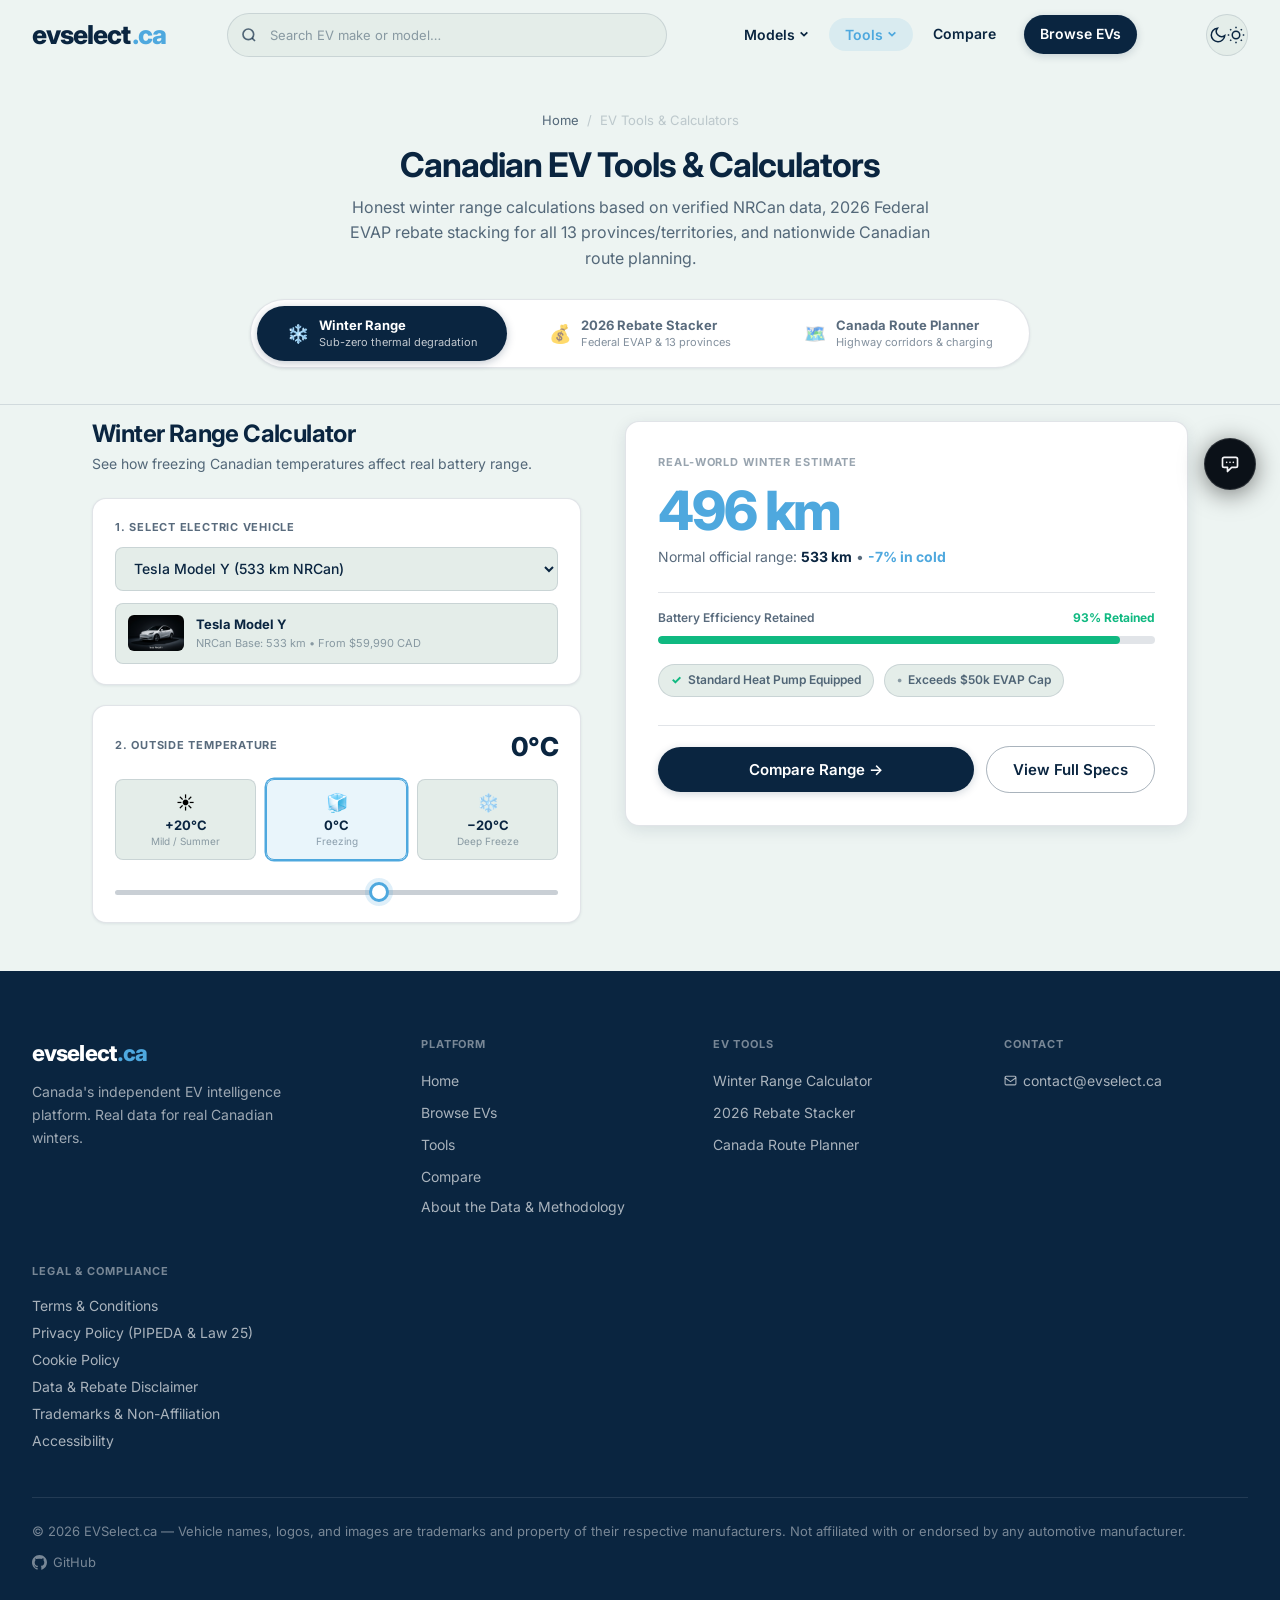
<file: tools.html>
<!DOCTYPE html>
<html lang="en">
<head>
  <meta charset="UTF-8"/>
  <meta name="viewport" content="width=device-width,initial-scale=1.0"/>
  <title>EV Tools &amp; Calculators — EVSelect.ca</title>
  <meta name="description" content="Canadian EV tools: real-world winter range degradation calculator, 2026 Federal EVAP + provincial rebate stacker, and Canada-wide route planner."/>
  <meta name="author" content="EVSelect.ca"/>
  <meta property="og:title" content="EV Tools &amp; Calculators — EVSelect.ca"/>
  <meta property="og:description" content="Canadian EV tools: winter range calculator, 2026 Federal EVAP rebate stacker across all 13 provinces, and nationwide route planner."/>
  <meta property="og:type" content="website"/>
  <meta name="robots" content="index,follow"/>
  <link rel="icon" type="image/png" href="evcarslogo.png"/>
  <link rel="preconnect" href="https://fonts.googleapis.com"/>
  <link rel="preconnect" href="https://fonts.gstatic.com" crossorigin/>
  <link href="https://fonts.googleapis.com/css2?family=Inter:ital,opsz,wght@0,14..32,300..800;1,14..32,400&display=swap" rel="stylesheet"/>
  <link rel="stylesheet" href="shared/style.css"/>
  <script>if(localStorage.getItem('evs-theme')==='dark')document.documentElement.setAttribute('data-theme','dark');</script>
</head>
<body class="page-tools">
<nav id="evs-nav" role="navigation" aria-label="Main navigation">
  <div class="nav-inner">
    <a href="index.html" class="nav-logo" aria-label="EVSelect home">evselect<span>.ca</span></a>
    <div class="nav-search-wrap">
      <svg class="nav-search-icon" width="16" height="16" viewBox="0 0 24 24" fill="none" stroke="currentColor" stroke-width="2.5" aria-hidden="true"><circle cx="11" cy="11" r="8"/><path d="m21 21-4.35-4.35"/></svg>
      <input id="navSearchInput" type="search" class="nav-search" placeholder="Search EV make or model&#x2026;" autocomplete="off" aria-label="Search vehicles"/>
    </div>
    <div class="nav-links" id="navLinks">
      <div class="nav-dropdown-wrap" id="modelsDropdown">
        <button class="nav-dropdown-btn" aria-haspopup="true" aria-expanded="false" id="modelsBtn">
          Models
          <svg class="nav-dropdown-arrow" viewBox="0 0 12 12" fill="none" stroke="currentColor" stroke-width="2" aria-hidden="true"><path d="M2 4l4 4 4-4"/></svg>
        </button>
        <div class="nav-dropdown-menu" role="menu" id="modelsMenu">
          <div class="nav-dropdown-section">Browse All</div>
          <a href="vehicles.html" class="nav-dropdown-item" role="menuitem">All Electric Vehicles</a>
          <div class="nav-dropdown-divider"></div>
          <div class="nav-dropdown-section">Popular Models</div>
          <a href="vehicles.html?q=Tesla+Model+Y" class="nav-dropdown-item" role="menuitem">Tesla Model Y</a>
          <a href="vehicles.html?q=Tesla+Model+3" class="nav-dropdown-item" role="menuitem">Tesla Model 3</a>
          <a href="vehicles.html?q=Hyundai+IONIQ+6" class="nav-dropdown-item" role="menuitem">Hyundai IONIQ 6</a>
          <a href="vehicles.html?q=Hyundai+IONIQ+5" class="nav-dropdown-item" role="menuitem">Hyundai IONIQ 5</a>
          <a href="vehicles.html?q=Kia+EV6" class="nav-dropdown-item" role="menuitem">Kia EV6</a>
          <a href="vehicles.html?q=Kia+EV9" class="nav-dropdown-item" role="menuitem">Kia EV9</a>
          <a href="vehicles.html?q=Chevrolet+Bolt" class="nav-dropdown-item" role="menuitem">Chevrolet Bolt EV</a>
          <a href="vehicles.html?q=Chevrolet+Equinox" class="nav-dropdown-item" role="menuitem">Chevrolet Equinox EV</a>
          <a href="vehicles.html?q=Ford+Mustang" class="nav-dropdown-item" role="menuitem">Ford Mustang Mach-E</a>
          <a href="vehicles.html?q=Volkswagen+ID.4" class="nav-dropdown-item" role="menuitem">Volkswagen ID.4</a>
          <a href="vehicles.html?q=Nissan+Ariya" class="nav-dropdown-item" role="menuitem">Nissan Ariya</a>
          <a href="vehicles.html?q=Nissan+LEAF" class="nav-dropdown-item" role="menuitem">Nissan LEAF</a>
          <a href="vehicles.html?q=BMW+i4" class="nav-dropdown-item" role="menuitem">BMW i4</a>
          <a href="vehicles.html?q=BMW+iX" class="nav-dropdown-item" role="menuitem">BMW iX</a>
          <a href="vehicles.html?q=Polestar+2" class="nav-dropdown-item" role="menuitem">Polestar 2</a>
          <a href="vehicles.html?q=Hyundai+Kona" class="nav-dropdown-item" role="menuitem">Hyundai Kona Electric</a>
          <a href="vehicles.html?q=Rivian+R1T" class="nav-dropdown-item" role="menuitem">Rivian R1T</a>
          <a href="vehicles.html?q=Subaru+Solterra" class="nav-dropdown-item" role="menuitem">Subaru Solterra</a>
          <a href="vehicles.html?q=Toyota+bZ4X" class="nav-dropdown-item" role="menuitem">Toyota bZ4X</a>
          <a href="vehicles.html?q=Volvo+EX40" class="nav-dropdown-item" role="menuitem">Volvo EX40</a>
          <a href="vehicles.html" class="nav-see-all">See all models &rarr;</a>
        </div>
      </div>
      <div class="nav-dropdown-wrap">
        <button class="nav-dropdown-btn active" aria-haspopup="true" aria-expanded="false">
          Tools
          <svg class="nav-dropdown-arrow" viewBox="0 0 12 12" fill="none" stroke="currentColor" stroke-width="2" aria-hidden="true"><path d="M2 4l4 4 4-4"/></svg>
        </button>
        <div class="nav-dropdown-menu" role="menu">
          <div class="nav-dropdown-section">EV Tools</div>
          <a href="tools.html" class="nav-dropdown-item" role="menuitem">All Tools</a>
          <div class="nav-dropdown-divider"></div>
          <a href="tools.html#winter" class="nav-dropdown-item" role="menuitem">❄️ Winter Range Calculator</a>
          <a href="tools.html#rebate" class="nav-dropdown-item" role="menuitem">💰 2026 Rebate Stacker</a>
          <a href="tools.html#route" class="nav-dropdown-item" role="menuitem">🗺️ Canada Route Planner</a>
        </div>
      </div>
      <a href="compare.html">Compare</a>
      <a href="vehicles.html" class="nav-cta">Browse EVs</a>
    </div>
    <!-- Top-Right Corner Theme Toggle Button -->
    <button class="nav-theme-btn" id="themeToggle" aria-label="Toggle dark/light mode">
      <svg class="icon-moon" width="18" height="18" viewBox="0 0 24 24" fill="none" stroke="currentColor" stroke-width="2" aria-hidden="true"><path d="M21 12.79A9 9 0 1 1 11.21 3 7 7 0 0 0 21 12.79z"/></svg>
      <svg class="icon-sun" width="18" height="18" viewBox="0 0 24 24" fill="none" stroke="currentColor" stroke-width="2" aria-hidden="true"><circle cx="12" cy="12" r="5"/><line x1="12" y1="1" x2="12" y2="3"/><line x1="12" y1="21" x2="12" y2="23"/><line x1="4.22" y1="4.22" x2="5.64" y2="5.64"/><line x1="18.36" y1="18.36" x2="19.78" y2="19.78"/><line x1="1" y1="12" x2="3" y2="12"/><line x1="21" y1="12" x2="23" y2="12"/><line x1="4.22" y1="19.78" x2="5.64" y2="18.36"/><line x1="18.36" y1="5.64" x2="19.78" y2="4.22"/></svg>
    </button>
    <button class="nav-mob" id="mobBtn" aria-label="Open menu" aria-expanded="false" aria-controls="navLinks">
      <svg width="22" height="22" viewBox="0 0 22 22" fill="none" stroke="currentColor" stroke-width="2" aria-hidden="true"><path d="M3 6h16M3 11h16M3 16h16"/></svg>
    </button>
  </div>
</nav>

<!-- ── PAGE HEADER (Centered) ────────────────────────────── -->
<header class="pg-header">
  <div class="wrap">
    <nav class="breadcrumbs" aria-label="Breadcrumb">
      <a href="index.html">Home</a>
      <span>/</span>
      <span aria-current="page">EV Tools &amp; Calculators</span>
    </nav>
    <h1 class="pg-title">Canadian EV Tools &amp; Calculators</h1>
    <p class="pg-sub">
      Honest winter range calculations based on verified NRCan data, 2026 Federal EVAP rebate stacking for all 13 provinces/territories, and nationwide Canadian route planning.
    </p>
    <div class="tool-tabs-bar" role="tablist" aria-label="EV Tools Navigation">
      <button type="button" class="tool-tab-btn active" id="tab-btn-winter" role="tab" aria-selected="true" aria-controls="pane-winter" data-tab="winter">
        <span class="tool-tab-icon">❄️</span>
        <span class="tool-tab-text">
          <span class="tool-tab-name">Winter Range</span>
          <span class="tool-tab-desc">Sub-zero thermal degradation</span>
        </span>
      </button>
      <button type="button" class="tool-tab-btn" id="tab-btn-rebate" role="tab" aria-selected="false" aria-controls="pane-rebate" data-tab="rebate">
        <span class="tool-tab-icon">💰</span>
        <span class="tool-tab-text">
          <span class="tool-tab-name">2026 Rebate Stacker</span>
          <span class="tool-tab-desc">Federal EVAP &amp; 13 provinces</span>
        </span>
      </button>
      <button type="button" class="tool-tab-btn" id="tab-btn-route" role="tab" aria-selected="false" aria-controls="pane-route" data-tab="route">
        <span class="tool-tab-icon">🗺️</span>
        <span class="tool-tab-text">
          <span class="tool-tab-name">Canada Route Planner</span>
          <span class="tool-tab-desc">Highway corridors &amp; charging</span>
        </span>
      </button>
    </div>
  </div>
</header>

<!-- ── TOOL 1: WINTER RANGE CALCULATOR (PANE 1) ────────────── -->
<section class="tool-pane active" id="pane-winter" role="tabpanel" aria-labelledby="tab-btn-winter">
  <div class="wrap">
    <div class="tool-inner">
      <!-- Left Column: Controls -->
      <div class="tool-controls">
        <div class="tool-header-block">
          <h2 id="winterTitle" class="tool-title">Winter Range Calculator</h2>
          <p class="tool-sub">See how freezing Canadian temperatures affect real battery range.</p>
        </div>

        <!-- 1. Select Vehicle -->
        <div class="tool-input-card">
          <label class="tool-input-label" for="winterVehicle">1. Select Electric Vehicle</label>
          <select id="winterVehicle" class="tool-select" aria-label="Select vehicle for winter test">
            <option value="" disabled selected>Loading vehicle database...</option>
          </select>
          <div class="tool-veh-chip" id="winterVehChip">
            <img id="winterVehImg" src="evcarslogo.png" alt="Car thumbnail" class="tool-veh-thumb"/>
            <div class="tool-veh-meta">
              <span class="tool-veh-name" id="winterVehName">Loading...</span>
              <span class="tool-veh-sub" id="winterVehSub">Starting MSRP: --</span>
            </div>
          </div>
        </div>

        <!-- 2. Select Temperature -->
        <div class="tool-input-card">
          <div class="tool-temp-header">
            <label class="tool-input-label" for="tempSlider" style="margin:0">2. Outside Temperature</label>
            <span id="tempDisplay" class="tool-temp-badge">0&deg;C</span>
          </div>

          <!-- Tactile Temperature Presets -->
          <div class="tool-temp-presets">
            <button type="button" class="temp-btn" data-temp="20">
              <span class="temp-icon">☀️</span>
              <span class="temp-name">+20&deg;C</span>
              <span class="temp-desc">Mild / Summer</span>
            </button>
            <button type="button" class="temp-btn active" data-temp="0">
              <span class="temp-icon">🧊</span>
              <span class="temp-name">0&deg;C</span>
              <span class="temp-desc">Freezing</span>
            </button>
            <button type="button" class="temp-btn" data-temp="-20">
              <span class="temp-icon">❄️</span>
              <span class="temp-name">&minus;20&deg;C</span>
              <span class="temp-desc">Deep Freeze</span>
            </button>
          </div>

          <div style="margin-top:16px">
            <input type="range" id="tempSlider" min="-30" max="20" step="1" value="0"
                   aria-label="Ambient Temperature in Celsius"
                   aria-valuemin="-30" aria-valuemax="20" aria-valuenow="0"/>
          </div>
        </div>
      </div>

      <!-- Right Column: Hero Result -->
      <div class="tool-result">
        <div class="tool-hero-card">
          <div class="tool-card-tag">REAL-WORLD WINTER ESTIMATE</div>

          <div class="tool-hero-stat">
            <div class="tool-hero-val" id="wrWinter">-- km</div>
            <div class="tool-hero-baseline">
              Normal official range: <strong id="wrBase" style="color:var(--navy)">-- km</strong> &bull; <span id="wrLossPct" style="font-weight:700">0% thermal drop</span>
            </div>
          </div>

          <!-- Retention Bar -->
          <div class="tool-bar-section">
            <div class="tool-bar-meta">
              <span style="font-weight:600">Battery Efficiency Retained</span>
              <strong id="wrRetentionLabel">100% Retained</strong>
            </div>
            <div class="tool-bar-track">
              <div class="tool-bar-fill" id="wrRetentionBar" style="width:100%;background:#10b981"></div>
            </div>
          </div>

          <!-- Status Indicators -->
          <div class="tool-status-pills">
            <div class="tool-pill" id="winterHpIndicator">
              <span class="tool-pill-icon">✓</span>
              <span>Heat Pump Equipped</span>
            </div>
            <div class="tool-pill" id="winterEvapIndicator">
              <span class="tool-pill-icon">✓</span>
              <span>2026 EVAP Eligible</span>
            </div>
          </div>

          <!-- CTAs -->
          <div class="tool-cta-row">
            <button type="button" class="btn btn-primary" id="winterCompareCta" style="flex:1">Compare Range &rarr;</button>
            <button type="button" class="btn btn-ghost" id="winterViewSpecsBtn">View Full Specs</button>
          </div>
        </div>
      </div>
    </div>
  </div>
</section>

<!-- ── TOOL 2: 2026 REBATE CALCULATOR (PANE 2) ────────────── -->
<section class="tool-pane" id="pane-rebate" role="tabpanel" aria-labelledby="tab-btn-rebate">
  <div class="wrap">
    <div class="tool-inner">
      <!-- Left Column: Controls -->
      <div class="tool-controls">
        <div class="tool-header-block">
          <h2 id="rebateTitle" class="tool-title">2026 EV Rebate Stacker</h2>
          <p class="tool-sub">Stack Federal EVAP with your provincial discounts to calculate your net price.</p>
        </div>

        <!-- 1. Select Vehicle -->
        <div class="tool-input-card">
          <label class="tool-input-label" for="rebateVehicle">1. Select Electric Vehicle</label>
          <select id="rebateVehicle" class="tool-select" aria-label="Select vehicle for rebate evaluation">
            <option value="" disabled selected>Select an EV...</option>
          </select>
          <div class="tool-veh-chip" id="rebateVehChip">
            <img id="rebateVehImg" src="evcarslogo.png" alt="Car thumbnail" class="tool-veh-thumb"/>
            <div class="tool-veh-meta">
              <span class="tool-veh-name" id="rebateVehName">Loading...</span>
              <span class="tool-veh-sub" id="rebateVehSub">Starting MSRP: --</span>
            </div>
          </div>
        </div>

        <!-- 2. Select Province -->
        <div class="tool-input-card">
          <label class="tool-input-label" for="rebateProvince">2. Select Province / Territory</label>
          <select id="rebateProvince" class="tool-select" style="margin-bottom:12px">
            <option value="AB">Alberta (AB)</option>
            <option value="BC">British Columbia (BC)</option>
            <option value="MB">Manitoba (MB)</option>
            <option value="NB">New Brunswick (NB)</option>
            <option value="NL">Newfoundland &amp; Labrador (NL)</option>
            <option value="NS">Nova Scotia (NS)</option>
            <option value="NT">Northwest Territories (NT)</option>
            <option value="NU">Nunavut (NU)</option>
            <option value="ON">Ontario (ON)</option>
            <option value="PE">Prince Edward Island (PE)</option>
            <option value="QC">Quebec (QC)</option>
            <option value="SK">Saskatchewan (SK)</option>
            <option value="YT">Yukon (YT)</option>
          </select>

          <!-- Clean 13-Province Quick Select Pills -->
          <div class="tool-prov-grid">
            <button type="button" class="prov-pill" data-p="AB">AB</button>
            <button type="button" class="prov-pill" data-p="BC">BC</button>
            <button type="button" class="prov-pill" data-p="MB">MB</button>
            <button type="button" class="prov-pill" data-p="NB">NB</button>
            <button type="button" class="prov-pill" data-p="NL">NL</button>
            <button type="button" class="prov-pill" data-p="NS">NS</button>
            <button type="button" class="prov-pill" data-p="NT">NT</button>
            <button type="button" class="prov-pill" data-p="NU">NU</button>
            <button type="button" class="prov-pill" data-p="ON">ON</button>
            <button type="button" class="prov-pill" data-p="PE">PE</button>
            <button type="button" class="prov-pill" data-p="QC">QC</button>
            <button type="button" class="prov-pill" data-p="SK">SK</button>
            <button type="button" class="prov-pill" data-p="YT">YT</button>
          </div>
        </div>
      </div>

      <!-- Right Column: Hero Result -->
      <div class="tool-result">
        <div class="tool-hero-card">
          <div class="tool-card-tag">TOTAL ESTIMATED SAVINGS</div>

          <!-- Hero Number -->
          <div class="tool-hero-stat">
            <div class="tool-hero-val green" id="rebateTotal">$0</div>
            <div class="tool-hero-sub" id="rebateNetPrice">Estimated Net Vehicle Price: --</div>
          </div>

          <!-- Clean 2-Row Stack Breakdown -->
          <div class="tool-stack-list">
            <div class="tool-stack-row">
              <div class="tool-stack-info">
                <span class="tool-stack-title">Federal EVAP (2026)</span>
                <span class="tool-stack-desc" id="rebateEvapNote">Under $50k transaction cap</span>
              </div>
              <div class="tool-stack-val" id="rebateEvapAmt">$0</div>
            </div>
            <div class="tool-stack-row">
              <div class="tool-stack-info">
                <span class="tool-stack-title" id="provProgramName">Provincial Incentive</span>
                <span class="tool-stack-desc" id="provProgramNote">Provincial incentive program</span>
              </div>
              <div class="tool-stack-val" id="provProgramAmt">$0</div>
            </div>
          </div>

          <div style="margin-top:16px">
            <span class="badge badge-g" id="rebateStatusBadge">EVAP 2026 Eligible</span>
          </div>

          <!-- CTAs -->
          <div class="tool-cta-row">
            <button type="button" class="btn btn-primary" id="rebateCompareCta" style="flex:1">Compare Net Price &rarr;</button>
            <button type="button" class="btn btn-ghost" id="rebateViewSpecsBtn">View Full Specs</button>
          </div>
        </div>
      </div>
    </div>
  </div>
</section>

<!-- ── TOOL 3: CANADA ROUTE PLANNER (PANE 3) ──────────────── -->
<section class="tool-pane" id="pane-route" role="tabpanel" aria-labelledby="tab-btn-route">
  <div class="wrap">
    <div class="tool-inner">
      <!-- Left Column: Controls -->
      <div class="tool-controls">
        <div class="tool-header-block">
          <h2 id="routeTitle" class="tool-title">Canada Route Planner</h2>
          <p class="tool-sub">Estimate fast charging stops and trip duration across major Canadian corridors.</p>
        </div>

        <!-- 1. Select Vehicle -->
        <div class="tool-input-card">
          <label class="tool-input-label" for="routeVehicle">1. Select Electric Vehicle</label>
          <select id="routeVehicle" class="tool-select" aria-label="Select vehicle for route calculation">
            <option value="" disabled selected>Select EV...</option>
          </select>
          <div class="tool-veh-chip" id="routeVehChip">
            <img id="routeVehImg" src="evcarslogo.png" alt="Car thumbnail" class="tool-veh-thumb"/>
            <div class="tool-veh-meta">
              <span class="tool-veh-name" id="routeVehName">Loading...</span>
              <span class="tool-veh-sub" id="routeVehSub">Starting MSRP: --</span>
            </div>
          </div>
        </div>

        <!-- 2. Select Route -->
        <div class="tool-input-card">
          <label class="tool-input-label">2. Select Canadian Highway Corridor</label>
          <div class="tool-route-list" id="corridorButtons">
            <button type="button" class="route-btn active" data-route="ontario-quebec">
              <span class="route-btn-title">Toronto &harr; Montreal</span>
              <span class="route-btn-meta">540 km &bull; Hwy 401 Corridor</span>
            </button>
            <button type="button" class="route-btn" data-route="trans-canada">
              <span class="route-btn-title">Calgary &harr; Vancouver</span>
              <span class="route-btn-meta">970 km &bull; Trans-Canada 1</span>
            </button>
            <button type="button" class="route-btn" data-route="alberta-highway2">
              <span class="route-btn-title">Edmonton &harr; Calgary</span>
              <span class="route-btn-meta">300 km &bull; Alberta Hwy 2</span>
            </button>
            <button type="button" class="route-btn" data-route="coquihalla">
              <span class="route-btn-title">Hope &harr; Kamloops</span>
              <span class="route-btn-meta">205 km &bull; Coquihalla Pass</span>
            </button>
            <button type="button" class="route-btn" data-route="custom">
              <span class="route-btn-title">Custom Trip Distance</span>
              <span class="route-btn-meta">Set custom kilometers</span>
            </button>
          </div>

          <div id="customDistanceRow" style="display:none;margin-top:14px;padding:12px 14px;background:var(--bg2);border:1px solid var(--border);border-radius:var(--r-sm)">
            <label class="tool-input-label" for="customKmInput">Custom Distance (km)</label>
            <input type="number" id="customKmInput" min="20" max="4000" value="450" class="tool-select"/>
          </div>
        </div>
      </div>

      <!-- Right Column: Hero Result -->
      <div class="tool-result">
        <div class="tool-hero-card">
          <div class="tool-card-tag" id="routeBadge">HIGHWAY 401 CORRIDOR</div>
          <h3 style="font-size:22px;font-weight:700;color:var(--navy);margin-bottom:4px" id="routeTitleText">Toronto, ON &harr; Montreal, QC</h3>
          <div style="font-size:13px;color:var(--fg2);margin-bottom:20px" id="routeDistanceText">540 km highway journey</div>

          <!-- 3 Hero Metric Blocks in a Row -->
          <div class="tool-metrics-row">
            <div class="tool-metric-box">
              <span class="tool-metric-val" id="routeStopsCount">1 Stop</span>
              <span class="tool-metric-label">Fast Charge Stops</span>
            </div>
            <div class="tool-metric-box">
              <span class="tool-metric-val" id="routeChargeTime">~25 min</span>
              <span class="tool-metric-label">Total Charge Time</span>
            </div>
            <div class="tool-metric-box">
              <span class="tool-metric-val" id="routeTotalTime">~5h 45m</span>
              <span class="tool-metric-label">Est. Travel Time</span>
            </div>
          </div>

          <!-- Clean Stop Progression -->
          <div class="timeline" id="routeTimeline" style="margin-top:16px"></div>

          <!-- CTAs -->
          <div class="tool-cta-row">
            <button type="button" class="btn btn-primary" id="routeCompareCta" style="flex:1">Compare Route Range &rarr;</button>
          </div>
        </div>
      </div>
    </div>
  </div>
</section>

<script>
'use strict';
var toolVehicles = [], toolTemp = 0, activeProv = 'AB', activeRoute = 'trans-canada';

function setSliderPct(el) {
  var pct = ((el.value - el.min) / (el.max - el.min)) * 100;
  el.style.setProperty('--pct', pct + '%');
}

// ── Tab Switching Logic ──
function switchToolTab(tab) {
  var valid = ['winter', 'rebate', 'route'];
  if (!valid.includes(tab)) tab = 'winter';

  document.querySelectorAll('.tool-tab-btn').forEach(function(b) {
    var match = b.dataset.tab === tab;
    b.classList.toggle('active', match);
    b.setAttribute('aria-selected', match);
  });

  document.querySelectorAll('.tool-pane').forEach(function(p) {
    p.classList.toggle('active', p.id === 'pane-' + tab);
  });

  try {
    history.replaceState(null, null, '#' + tab);
  } catch(e) {}
}

// ── Winter Range Logic ──
var tempSl = document.getElementById('tempSlider');
var tempDisp = document.getElementById('tempDisplay');

function updateWinter() {
  toolTemp = +tempSl.value;
  setSliderPct(tempSl);
  tempSl.setAttribute('aria-valuenow', toolTemp);
  tempDisp.textContent = (toolTemp > 0 ? '+' : '') + toolTemp + '°C';

  // Highlight active preset button if matches
  document.querySelectorAll('.temp-btn').forEach(function(btn) {
    btn.classList.toggle('active', +btn.dataset.temp === toolTemp);
  });

  var sel = document.getElementById('winterVehicle');
  var vIndex = sel.selectedIndex;
  var vehicle = toolVehicles[vIndex] || toolVehicles[0];

  // Update live vehicle mini-chip
  if (vehicle) {
    var imgEl = document.getElementById('winterVehImg');
    if (imgEl) imgEl.src = vehicle.img;
    var nameEl = document.getElementById('winterVehName');
    if (nameEl) nameEl.textContent = vehicle.name;
    var subEl = document.getElementById('winterVehSub');
    if (subEl) subEl.textContent = 'NRCan Base: ' + vehicle.range + ' km • From $' + vehicle.msrp.toLocaleString('en-CA') + ' CAD';
  }

  var base = vehicle ? vehicle.range : 0;
  var loss = EVS.thermalLoss(toolTemp, vehicle ? vehicle.hp : true);
  var wr = base ? EVS.winterRange(base, toolTemp, vehicle ? vehicle.hp : true) : 0;
  var retainedPct = base ? Math.round((wr / base) * 100) : 100;
  var lossR = Math.round(loss * 10) / 10;

  document.getElementById('wrBase').textContent = base ? base + ' km' : '-- km';
  document.getElementById('wrWinter').textContent = base ? wr + ' km' : '-- km';

  var retBar = document.getElementById('wrRetentionBar');
  var retLabel = document.getElementById('wrRetentionLabel');
  var lossPctEl = document.getElementById('wrLossPct');
  if (retBar && retLabel) {
    retBar.style.width = Math.min(100, Math.max(15, retainedPct)) + '%';
    retBar.style.background = retainedPct >= 85 ? '#10b981' : retainedPct >= 70 ? 'var(--accent)' : '#d97706';
    retLabel.textContent = retainedPct + '% Retained';
    retLabel.style.color = retainedPct >= 85 ? '#10b981' : retainedPct >= 70 ? 'var(--accent)' : '#d97706';
  }
  if (lossPctEl) {
    lossPctEl.textContent = lossR > 0 ? '-' + lossR + '% in cold' : '0% thermal drop';
    lossPctEl.style.color = lossR > 20 ? '#d97706' : 'var(--accent)';
  }

  var hpInd = document.getElementById('winterHpIndicator');
  if (hpInd && vehicle) {
    if (vehicle.hp) {
      hpInd.innerHTML = '<span class="tool-pill-icon" style="color:#10b981">✓</span><span>Standard Heat Pump Equipped</span>';
    } else {
      hpInd.innerHTML = '<span class="tool-pill-icon" style="color:#d97706">⚠</span><span>Resistive PTC Cabin Heater</span>';
    }
  }

  var evapInd = document.getElementById('winterEvapIndicator');
  if (evapInd && vehicle) {
    if (vehicle.evap_eligible) {
      evapInd.innerHTML = '<span class="tool-pill-icon" style="color:#10b981">✓</span><span>2026 EVAP Eligible ($5,000)</span>';
    } else {
      evapInd.innerHTML = '<span class="tool-pill-icon" style="color:var(--fg3)">•</span><span>Exceeds $50k EVAP Cap</span>';
    }
  }

  updateRoute();
}

// ── 2026 Rebate Calculator Logic ──
function updateRebate() {
  var provCode = document.getElementById('rebateProvince').value || activeProv;
  var pData = EVS.PROVINCES[provCode] || EVS.PROVINCES['AB'];
  var vSel = document.getElementById('rebateVehicle');
  var vIndex = vSel.selectedIndex;
  var vehicle = toolVehicles[vIndex] || toolVehicles[0];

  // Update live vehicle mini-chip
  if (vehicle) {
    var imgEl = document.getElementById('rebateVehImg');
    if (imgEl) imgEl.src = vehicle.img;
    var nameEl = document.getElementById('rebateVehName');
    if (nameEl) nameEl.textContent = vehicle.name;
    var subEl = document.getElementById('rebateVehSub');
    if (subEl) subEl.textContent = 'MSRP: $' + vehicle.msrp.toLocaleString('en-CA') + ' CAD • ' + (vehicle.evap_eligible ? 'EVAP Eligible' : 'Over $50k Cap');
  }

  var evapAmt = vehicle ? EVS.calculateEvap(vehicle, 2026) : 0;
  var provAmt = (pData.status === 'active' || pData.status === 'phasing_down') ? pData.amount : 0;
  var totalRebate = evapAmt + provAmt;

  document.getElementById('rebateTotal').textContent = '$' + totalRebate.toLocaleString('en-CA') + ' CAD';
  document.getElementById('rebateEvapAmt').textContent = evapAmt > 0 ? '+$' + evapAmt.toLocaleString('en-CA') : '$0';
  document.getElementById('provProgramAmt').textContent = provAmt > 0 ? '+$' + provAmt.toLocaleString('en-CA') : '$0';

  if (pData.status === 'paused') {
    document.getElementById('provProgramAmt').innerHTML = '<span style="text-decoration:line-through;opacity:.4">$' + pData.amount.toLocaleString('en-CA') + '</span> <span class="badge badge-o" style="font-size:10px">Paused</span>';
  } else if (pData.status === 'none') {
    document.getElementById('provProgramAmt').innerHTML = '<span class="fg3" style="font-size:13px">No Provincial Rebate</span>';
  }

  document.getElementById('provProgramName').textContent = pData.name + ' (' + provCode + ')';
  document.getElementById('provProgramNote').textContent = pData.notes;

  var statusBadge = document.getElementById('rebateStatusBadge');
  if (vehicle && vehicle.evap_eligible) {
    statusBadge.className = 'badge badge-g';
    statusBadge.textContent = '✓ Eligible for 2026 Federal EVAP ($5,000)';
    document.getElementById('rebateEvapNote').textContent = 'Final transaction under $50,000 threshold';
  } else if (vehicle) {
    statusBadge.className = 'badge badge-o';
    statusBadge.textContent = '⚠️ Exceeds 2026 EVAP $50k Transaction Cap';
    document.getElementById('rebateEvapNote').textContent = 'Base price exceeds $50,000 federal program limit';
  }

  if (vehicle && vehicle.msrp) {
    var net = Math.max(0, vehicle.msrp - totalRebate);
    document.getElementById('rebateNetPrice').innerHTML = 'Estimated Net Cost: <strong style="color:var(--navy)">$' + net.toLocaleString('en-CA') + ' CAD</strong> <span class="fg3">(MSRP: $' + vehicle.msrp.toLocaleString('en-CA') + ')</span>';
  } else {
    document.getElementById('rebateNetPrice').textContent = 'Select a vehicle to calculate net price';
  }
}

// ── Nationwide Routes Configuration ──
var ROUTES = {
  'ontario-quebec': {
    title: 'Toronto, ON \u2194 Montreal, QC',
    badge: 'Highway 401 Corridor',
    distance: 540,
    stops: [
      { name: 'Toronto, ON', type: 'origin', note: 'Departure with 100% battery' },
      { name: 'ONroute Kingston Fast Hub', type: 'charge', note: 'Midpoint DC Fast Charge • 20–30 min' },
      { name: 'Montreal, QC', type: 'dest', note: 'Arrival destination (~35% buffer remaining)' }
    ]
  },
  'trans-canada': {
    title: 'Calgary, AB \u2194 Vancouver, BC',
    badge: 'Trans-Canada Highway 1',
    distance: 970,
    stops: [
      { name: 'Calgary, AB', type: 'origin', note: 'Departure • 100% preheated battery' },
      { name: 'Golden, BC', type: 'charge', note: 'Rocky Mountains stop • 25 min' },
      { name: 'Revelstoke, BC', type: 'charge', note: 'Rogers Pass descent • 25 min' },
      { name: 'Kamloops, BC', type: 'charge', note: 'Trans-Canada fast hub • 25 min' },
      { name: 'Vancouver, BC', type: 'dest', note: 'Arrival destination' }
    ]
  },
  'alberta-highway2': {
    title: 'Edmonton, AB \u2194 Calgary, AB',
    badge: 'Alberta Highway 2 Corridor',
    distance: 300,
    stops: [
      { name: 'Edmonton, AB', type: 'origin', note: 'Departure point' },
      { name: 'Red Deer (Gasoline Alley)', type: 'charge', note: 'Highway 2 Fast Hub • 15–20 min top-up' },
      { name: 'Calgary, AB', type: 'dest', note: 'Arrival destination' }
    ]
  },
  'coquihalla': {
    title: 'Hope, BC \u2194 Kamloops, BC',
    badge: 'BC Highway 5 Mountain Run',
    distance: 205,
    stops: [
      { name: 'Hope, BC', type: 'origin', note: 'Departure at base elevation' },
      { name: 'Britton Creek / Merritt', type: 'charge', note: 'Summit rest stop • 15 min' },
      { name: 'Kamloops, BC', type: 'dest', note: 'Arrival destination' }
    ]
  },
  'custom': {
    title: 'Custom Distance Route Planner',
    badge: 'Custom Journey Across Canada',
    distance: 450,
    stops: []
  }
};

function updateRoute() {
  var rSel = document.getElementById('routeVehicle');
  var vIndex = rSel.selectedIndex;
  var vehicle = toolVehicles[vIndex] || toolVehicles[0];
  var rData = ROUTES[activeRoute] || ROUTES['ontario-quebec'];

  // Update live vehicle mini-chip
  if (vehicle) {
    var imgEl = document.getElementById('routeVehImg');
    if (imgEl) imgEl.src = vehicle.img;
    var nameEl = document.getElementById('routeVehName');
    if (nameEl) nameEl.textContent = vehicle.name;
    var subEl = document.getElementById('routeVehSub');
    if (subEl) subEl.textContent = 'Winter Range: ~' + EVS.winterRange(vehicle.range, toolTemp, vehicle.hp) + ' km at ' + toolTemp + '°C';
  }

  var distance = activeRoute === 'custom' ? (+document.getElementById('customKmInput').value || 450) : rData.distance;
  var winterRange = vehicle ? EVS.winterRange(vehicle.range, toolTemp, vehicle.hp) : 320;
  var safeLeg = Math.round(winterRange * 0.75); // 75% highway battery window
  var reqStops = Math.max(1, Math.ceil(distance / safeLeg) - 1);
  var chargePerStop = (vehicle && vehicle.fast_charge_min) ? vehicle.fast_charge_min : 25;
  var totalChargeMin = reqStops * chargePerStop;
  var driveHours = distance / 95; // avg 95 km/h
  var totalHours = driveHours + (totalChargeMin / 60);
  var hPart = Math.floor(totalHours);
  var mPart = Math.round((totalHours - hPart) * 60);

  document.getElementById('routeBadge').textContent = rData.badge;
  document.getElementById('routeTitleText').textContent = activeRoute === 'custom' ? 'Custom Route (' + distance + ' km)' : rData.title;
  document.getElementById('routeDistanceText').textContent = distance + ' km total journey modeled at ' + (toolTemp > 0 ? '+' : '') + toolTemp + '°C';

  // 3 Hero Metric Blocks
  document.getElementById('routeStopsCount').textContent = reqStops + ' Stop' + (reqStops > 1 ? 's' : '');
  document.getElementById('routeChargeTime').textContent = '~' + totalChargeMin + ' min';
  document.getElementById('routeTotalTime').textContent = '~' + hPart + 'h ' + (mPart < 10 ? '0' : '') + mPart + 'm';

  var tl = document.getElementById('routeTimeline');
  tl.innerHTML = '';

  if (activeRoute === 'custom') {
    var legDistance = Math.round(distance / (reqStops + 1));
    var stopsList = [{ name: 'Custom Origin', note: 'Departure with 100% preheated charge' }];
    for (var i = 1; i <= reqStops; i++) {
      stopsList.push({ name: 'Fast Charging Stop #' + i, note: 'Waypoint at ~' + (legDistance * i) + ' km • ~' + chargePerStop + ' min DC fast charge' });
    }
    stopsList.push({ name: 'Custom Destination', note: 'Arrival at ' + distance + ' km' });
    stopsList.forEach(function(s, idx) {
      var isEdge = idx === 0 || idx === stopsList.length - 1;
      var el = document.createElement('div');
      el.className = 'timeline-stop';
      el.innerHTML = '<div class="tl-dot ' + (isEdge ? '' : 'stop') + '"></div><div><div class="tl-title">' + s.name + '</div><div class="tl-label">' + s.note + '</div></div>';
      tl.appendChild(el);
    });
  } else {
    rData.stops.forEach(function(s) {
      var isEdge = s.type === 'origin' || s.type === 'dest';
      var el = document.createElement('div');
      el.className = 'timeline-stop';
      el.innerHTML = '<div class="tl-dot ' + (isEdge ? '' : 'stop') + '"></div><div><div class="tl-title">' + s.name + '</div><div class="tl-label">' + s.note + '</div></div>';
      tl.appendChild(el);
    });
  }
}

// ── Populate Selects & Wire Listeners ──
async function init() {
  toolVehicles = await EVS.loadVehicles();

  var wSel = document.getElementById('winterVehicle');
  var rSel = document.getElementById('rebateVehicle');
  var rtSel = document.getElementById('routeVehicle');

  wSel.innerHTML = '';
  rSel.innerHTML = '';
  rtSel.innerHTML = '';

  // Check URL query param for pre-selected vehicle
  var urlParams = new URLSearchParams(window.location.search);
  var targetVehId = urlParams.get('v');

  toolVehicles.forEach(function(v) {
    var opt1 = document.createElement('option');
    opt1.value = v.id;
    opt1.dataset.range = v.range;
    opt1.textContent = v.name + ' (' + v.range + ' km NRCan)';
    if (targetVehId && (v.id === targetVehId || v.name.toLowerCase() === targetVehId.toLowerCase())) {
      opt1.selected = true;
    }
    wSel.appendChild(opt1);

    var opt2 = document.createElement('option');
    opt2.value = v.id;
    opt2.textContent = v.name + ' (From $' + v.msrp.toLocaleString('en-CA') + ')';
    if (targetVehId && (v.id === targetVehId || v.name.toLowerCase() === targetVehId.toLowerCase())) {
      opt2.selected = true;
    }
    rSel.appendChild(opt2);

    var opt3 = document.createElement('option');
    opt3.value = v.id;
    opt3.textContent = v.name;
    if (targetVehId && (v.id === targetVehId || v.name.toLowerCase() === targetVehId.toLowerCase())) {
      opt3.selected = true;
    }
    rtSel.appendChild(opt3);
  });

  // Tab buttons wire
  document.querySelectorAll('.tool-tab-btn').forEach(function(btn) {
    btn.addEventListener('click', function() {
      switchToolTab(this.dataset.tab);
    });
  });

  // Check initial hash
  var initialHash = (window.location.hash || '').replace('#', '');
  if (['winter', 'rebate', 'route'].includes(initialHash)) {
    switchToolTab(initialHash);
  }

  window.addEventListener('hashchange', function() {
    var h = (window.location.hash || '').replace('#', '');
    if (['winter', 'rebate', 'route'].includes(h)) {
      switchToolTab(h);
    }
  });

  // Temperature slider & tactile presets
  tempSl.addEventListener('input', updateWinter);
  document.querySelectorAll('.temp-btn').forEach(function(p) {
    p.addEventListener('click', function() {
      tempSl.value = +this.dataset.temp;
      updateWinter();
    });
  });

  wSel.addEventListener('change', updateWinter);
  rSel.addEventListener('change', updateRebate);
  rtSel.addEventListener('change', updateRoute);

  document.getElementById('rebateProvince').addEventListener('change', function() {
    activeProv = this.value;
    updateProvPills();
    updateRebate();
  });

  document.querySelectorAll('.prov-pill').forEach(function(btn) {
    btn.addEventListener('click', function() {
      activeProv = this.dataset.p;
      document.getElementById('rebateProvince').value = activeProv;
      updateProvPills();
      updateRebate();
    });
  });

  document.querySelectorAll('#corridorButtons .route-btn').forEach(function(btn) {
    btn.addEventListener('click', function() {
      document.querySelectorAll('#corridorButtons .route-btn').forEach(function(b){ b.classList.remove('active'); });
      this.classList.add('active');
      activeRoute = this.dataset.route;
      document.getElementById('customDistanceRow').style.display = activeRoute === 'custom' ? 'block' : 'none';
      updateRoute();
    });
  });

  var customInput = document.getElementById('customKmInput');
  if (customInput) {
    customInput.addEventListener('input', updateRoute);
  }

  // Stats Sheet & Compare CTA buttons
  var wSpecsBtn = document.getElementById('winterViewSpecsBtn');
  if (wSpecsBtn) {
    wSpecsBtn.addEventListener('click', function() {
      var vId = wSel.value;
      if (window.openStatsSheet) window.openStatsSheet(vId);
    });
  }

  var rSpecsBtn = document.getElementById('rebateViewSpecsBtn');
  if (rSpecsBtn) {
    rSpecsBtn.addEventListener('click', function() {
      var vId = rSel.value;
      if (window.openStatsSheet) window.openStatsSheet(vId);
    });
  }

  var wCmpBtn = document.getElementById('winterCompareCta');
  if (wCmpBtn) {
    wCmpBtn.addEventListener('click', function() {
      window.location.href = 'compare.html?a=' + encodeURIComponent(wSel.value);
    });
  }

  var rCmpBtn = document.getElementById('rebateCompareCta');
  if (rCmpBtn) {
    rCmpBtn.addEventListener('click', function() {
      window.location.href = 'compare.html?a=' + encodeURIComponent(rSel.value);
    });
  }

  var rtCmpBtn = document.getElementById('routeCompareCta');
  if (rtCmpBtn) {
    rtCmpBtn.addEventListener('click', function() {
      window.location.href = 'compare.html?a=' + encodeURIComponent(rtSel.value);
    });
  }

  updateProvPills();
  updateWinter();
  updateRebate();
}

function updateProvPills() {
  document.querySelectorAll('.prov-pill').forEach(function(b) {
    b.classList.toggle('active', b.dataset.p === activeProv);
  });
}

if (document.readyState === 'loading') {
  document.addEventListener('DOMContentLoaded', init);
} else {
  init();
}
</script>

<footer>
  <div class="wrap-wide footer-inner">
    <div class="footer-top">
      <div>
        <div class="footer-brand-name">evselect<span>.ca</span></div>
        <p class="footer-brand-desc">Canada&#39;s independent EV intelligence platform. Real data for real Canadian winters.</p>
      </div>
      <div>
        <div class="footer-col-title">Platform</div>
        <div class="footer-links">
          <a href="index.html">Home</a>
          <a href="vehicles.html">Browse EVs</a>
          <a href="tools.html">Tools</a>
          <a href="compare.html">Compare</a>
          <button onclick="openPolicy('methodology')">About the Data &amp; Methodology</button>
        </div>
      </div>
      <div>
        <div class="footer-col-title">EV Tools</div>
        <div class="footer-links">
          <a href="tools.html#winter">Winter Range Calculator</a>
          <a href="tools.html#rebate">2026 Rebate Stacker</a>
          <a href="tools.html#route">Canada Route Planner</a>
        </div>
      </div>
      <div>
        <div class="footer-col-title">Contact</div>
        <div class="footer-links">
          <a href="mailto:contact@evselect.ca" style="display:flex;align-items:center;gap:6px">
            <svg width="13" height="13" viewBox="0 0 24 24" fill="none" stroke="currentColor" stroke-width="2" aria-hidden="true"><rect x="2" y="4" width="20" height="16" rx="2"/><path d="m2 7 10 7 10-7"/></svg>
            contact@evselect.ca
          </a>
        </div>
      </div>
      <div>
        <div class="footer-col-title">Legal &amp; Compliance</div>
        <div class="footer-links">
          <button onclick="openPolicy('terms')">Terms &amp; Conditions</button>
          <button onclick="openPolicy('privacy')">Privacy Policy (PIPEDA &amp; Law 25)</button>
          <button onclick="openPolicy('cookie')">Cookie Policy</button>
          <button onclick="openPolicy('disclaimer')">Data &amp; Rebate Disclaimer</button>
          <button onclick="openPolicy('trademarks')">Trademarks &amp; Non-Affiliation</button>
          <button onclick="openPolicy('accessibility')">Accessibility</button>
        </div>
      </div>
    </div>
    <div class="footer-bottom">
      <span class="footer-copy">&copy; <span id="footerYear"></span> EVSelect.ca &mdash; Vehicle names, logos, and images are trademarks and property of their respective manufacturers. Not affiliated with or endorsed by any automotive manufacturer.</span>
      <a href="https://github.com/GS-Codes0/NewEvWebsite" target="_blank" rel="noopener" class="footer-copy" style="display:flex;align-items:center;gap:6px">
        <svg width="15" height="15" viewBox="0 0 24 24" fill="currentColor" aria-hidden="true"><path d="M12 0C5.37 0 0 5.37 0 12c0 5.3 3.438 9.8 8.205 11.385.6.113.82-.258.82-.577 0-.285-.01-1.04-.015-2.04-3.338.724-4.042-1.61-4.042-1.61C4.422 18.07 3.633 17.7 3.633 17.7c-1.087-.744.084-.729.084-.729 1.205.084 1.838 1.236 1.838 1.236 1.07 1.835 2.809 1.305 3.495.998.108-.776.417-1.305.76-1.605-2.665-.3-5.466-1.332-5.466-5.93 0-1.31.465-2.38 1.235-3.22-.135-.303-.54-1.523.105-3.176 0 0 1.005-.322 3.3 1.23.96-.267 1.98-.399 3-.405 1.02.006 2.04.138 3 .405 2.28-1.552 3.285-1.23 3.285-1.23.645 1.653.24 2.873.12 3.176.765.84 1.23 1.91 1.23 3.22 0 4.61-2.805 5.625-5.475 5.92.42.36.81 1.096.81 2.22 0 1.606-.015 2.896-.015 3.286 0 .315.21.69.825.57C20.565 21.795 24 17.295 24 12c0-6.63-5.37-12-12-12"/></svg>
        GitHub
      </a>
    </div>
  </div>
</footer>

<div id="policy-modal" role="dialog" aria-modal="true" aria-labelledby="policyTitle">
  <div class="modal-backdrop" onclick="closePolicy()"></div>
  <div class="modal-box">
    <div class="modal-hd">
      <h2 id="policyTitle"></h2>
      <button class="modal-close" onclick="closePolicy()" aria-label="Close">&times;</button>
    </div>
    <div class="modal-body" id="policyBody"></div>
    <div class="modal-ft">
      <button class="btn btn-primary btn-sm" onclick="closePolicy()">Close</button>
    </div>
  </div>
</div>

<script src="shared/data.js"></script>
<script src="shared/stats-sheet.js"></script>
<script src="shared/chat.js"></script>
<script>
// Theme toggle
(function(){
  var saved = localStorage.getItem('evs-theme');
  if(saved === 'dark') document.documentElement.setAttribute('data-theme','dark');
  var btn = document.getElementById('themeToggle');
  if(btn) btn.addEventListener('click', function(){
    var isDark = document.documentElement.getAttribute('data-theme') === 'dark';
    document.documentElement.setAttribute('data-theme', isDark ? 'light' : 'dark');
    localStorage.setItem('evs-theme', isDark ? 'light' : 'dark');
  });
})();

// Nav scroll + mobile
(function(){
  var nav = document.getElementById('evs-nav');
  var links = document.getElementById('navLinks');
  var btn = document.getElementById('mobBtn');
  window.addEventListener('scroll', function(){ nav.classList.toggle('scrolled', window.scrollY > 20); }, {passive:true});
  if(btn) btn.addEventListener('click', function(){
    var o = links.classList.toggle('open');
    btn.setAttribute('aria-expanded', o);
  });
  var path = location.pathname.split('/').pop() || 'index.html';
  document.querySelectorAll('.nav-links a:not(.nav-cta)').forEach(function(a){
    if(a.getAttribute('href') === path) a.classList.add('active');
  });
  var fy = document.getElementById('footerYear');
  if(fy) fy.textContent = new Date().getFullYear();

  // Nav search bar
  var navSearch = document.getElementById('navSearchInput');
  if(navSearch){
    navSearch.addEventListener('keydown', function(e){
      if(e.key === 'Enter' && this.value.trim()){
        window.location.href = 'vehicles.html?q=' + encodeURIComponent(this.value.trim());
      }
    });
  }
})();

// Scroll reveal
(function(){
  var obs = new IntersectionObserver(function(entries){
    entries.forEach(function(e){ if(e.isIntersecting){ e.target.classList.add('in'); obs.unobserve(e.target); } });
  }, {threshold:0.08});
  function init(){ document.querySelectorAll('[data-reveal]').forEach(function(el){ obs.observe(el); }); }
  if(document.readyState==='loading') document.addEventListener('DOMContentLoaded',init); else init();
})();

// Comprehensive Policy Content (PIPEDA, Quebec Law 25, Methodology, Trademarks)
var POLICIES = {
  methodology:{
    title:'About the Data & Methodology',
    body:'<p style="color:var(--fg3);font-size:13px;margin-bottom:16px">Independent Canadian EV Intelligence &bull; Last updated September 2026</p>' +
      '<h3>1. Official Base Range Data</h3><p>All rated range figures reflect official <strong>Natural Resources Canada (NRCan)</strong> ratings for standard Canadian-market trims under the federal 5-cycle testing protocol.</p>' +
      '<h3>2. Thermal Degradation Model</h3><p>EVSelect uses a <strong>hardware-aware piecewise thermal model</strong> that accounts for both ambient temperature and cabin heating architecture. Degradation begins below 20°C with distinct curves for <strong>heat-pump-equipped EVs</strong> (e.g. IONIQ 5/6, Tesla, BMW i4) versus <strong>resistive PTC heaters</strong> (e.g. Bolt EV, Nissan LEAF). Key calibration benchmarks: <strong>7% vs 12% loss at 0°C</strong>, <strong>21% vs 24% at −15°C</strong>, converging near 35–38% at −30°C with a hard cap below −30°C. This models real-world lithium-ion electrolyte viscosity, regenerative braking limits, and differential heating draw sourced from Canadian fleet telemetry.</p>' +
      '<h3>3. 2026 Rebate Rules (EVAP &amp; Provincial)</h3><p>Federal iZEV funding ran out on January 12, 2025. It was superseded on February 16, 2026 by the <strong>Electric Vehicle Affordability Program (EVAP)</strong> administered by Transport Canada. We verify all federal and provincial program criteria on a monthly refresh cadence directly against official ministry and utility documentation.</p>' +
      '<h3>4. Editorial Independence</h3><p>EVSelect.ca is an independent public interest platform. We do not receive sponsorship, kickbacks, or affiliate commissions from any vehicle manufacturer or dealership.</p>'
  },
  terms:{
    title:'Terms & Conditions',
    body:'<p style="color:var(--fg3);font-size:13px;margin-bottom:16px">Last updated: September 2026</p><h3>1. Acceptance</h3><p>By accessing EVSelect.ca you accept these Terms. If you disagree, do not use this platform.</p><h3>2. Informational Purpose</h3><p>All estimates (winter range, charging duration, and incentive eligibility) are provided strictly for educational comparison. <strong>Do not rely solely on automated calculations for mission-critical travel safety or financial purchasing commitments.</strong></p><h3>3. Rebate Accuracy Disclaimer</h3><p>Government rebate allocations, rules, and eligibility caps change frequently without prior notice. Always verify directly with Transport Canada or your provincial ministry before signing a vehicle purchase agreement.</p><h3>4. Limitation of Liability</h3><p>EVSelect and its contributors are not liable for damages or losses resulting from platform use, range deviations, or incentive disqualifications.</p><h3>5. Governing Law</h3><p>Governed by the laws of the Province of Alberta and the federal laws of Canada applicable therein.</p>'
  },
  privacy:{
    title:'Privacy Policy (PIPEDA & Quebec Law 25)',
    body:'<p style="color:var(--fg3);font-size:13px;margin-bottom:16px">Last updated: September 2026 &mdash; Compliant with PIPEDA &amp; Qu&eacute;bec Law 25</p>' +
      '<h3>1. Scope &amp; Commitment</h3><p>EVSelect.ca is committed to protecting the privacy of Canadian users under the <em>Personal Information Protection and Electronic Documents Act</em> (PIPEDA) and Qu&eacute;bec <em>Law 25 (An Act to modernize legislative provisions as regards the protection of personal information)</em>.</p>' +
      '<h3>2. What We Collect</h3><ul><li><strong>Anonymized server log telemetry</strong> (IP address masked, browser type, page visits) for site reliability and performance monitoring.</li><li><strong>Client-side state</strong> (dark/light theme choice, cookie preferences) stored strictly in local browser <code>localStorage</code> without transmission to our servers.</li><li><strong>Chat queries</strong> submitted to the interactive assistant (processed ephemerally via secure API without linking to personal identities).</li></ul>' +
      '<h3>3. What We Do NOT Collect</h3><p>We do not collect names, phone numbers, home addresses, driver\'s licenses, credit card data, or VIN numbers. <strong>We do not sell, rent, or trade user data to third parties or automotive dealerships.</strong></p>' +
      '<h3>4. Retention &amp; Deletion Rights</h3><p>Under PIPEDA and Law 25, you have the right to request access to or deletion of any stored data. Because all personal state remains exclusively in your own local device storage, clearing your browser cache/cookies instantly destroys all local data.</p>' +
      '<h3>5. Privacy Officer Contact</h3><p>For inquiries regarding privacy or compliance, contact the privacy team via our public repository issue tracker at <a href="https://github.com/GS-Codes0/NewEvWebsite" target="_blank">GitHub</a>.</p>'
  },
  cookie:{
    title:'Cookie Policy',
    body:'<h3>Essential Local Storage</h3><p>EVSelect uses browser <code>localStorage</code> strictly for functional preferences (e.g. keeping your dark/light mode preference across sessions). No cross-site advertising or behavioral tracking cookies are utilized.</p>'
  },
  disclaimer:{
    title:'Data & Rebate Disclaimer',
    body:'<h3>1. Real-World Driving Variations</h3><p>Actual electric vehicle range differs significantly from official ratings based on driving speed, cabin temperature settings, precipitation, tire type (winter vs. all-season), terrain elevation, and payload.</p>' +
      '<h3>2. Regulatory &amp; Incentive Notice</h3><p>Government incentive programs (including Federal EVAP, Roulez Vert, CleanBC, and provincial rebates) are governed exclusively by their official respective government ministries. Funding caps, program eligibility, and qualification windows are subject to termination or alteration without notice.</p>'
  },
  trademarks:{
    title:'Trademarks & Non-Affiliation',
    body:'<h3>Trademark Notice</h3><p>All vehicle brand names, model names, badges, logos, and images referenced on this platform (including Tesla, Hyundai, Kia, Chevrolet, Ford, Volkswagen, Nissan, BMW, Polestar, Rivian, Subaru, Toyota, and Volvo) are trademarks and registered property of their respective manufacturer owners.</p>' +
      '<h3>Non-Affiliation</h3><p>EVSelect.ca is an independent Canadian consumer informational resource. EVSelect.ca is not affiliated with, sponsored by, or endorsed by any vehicle manufacturer, automotive dealer association, or government agency.</p>'
  },
  accessibility:{
    title:'Accessibility Statement (WCAG 2.1 AA)',
    body:'<p>EVSelect.ca is designed to conform to the Web Content Accessibility Guidelines (WCAG) 2.1 Level AA standards. Key implementations include semantic heading structure, high-contrast dark and light themes, keyboard navigability, ARIA landmarks, and descriptive screen-reader alternatives.</p>'
  }
};

function openPolicy(k){
  var p=POLICIES[k]; if(!p) return;
  document.getElementById('policyTitle').textContent=p.title;
  document.getElementById('policyBody').innerHTML=p.body;
  document.getElementById('policy-modal').classList.add('open');
  document.body.style.overflow='hidden';
}
function closePolicy(){
  document.getElementById('policy-modal').classList.remove('open');
  document.body.style.overflow='';
}
document.addEventListener('keydown',function(e){ if(e.key==='Escape') closePolicy(); });
</script>
</body>
</html>
</file>
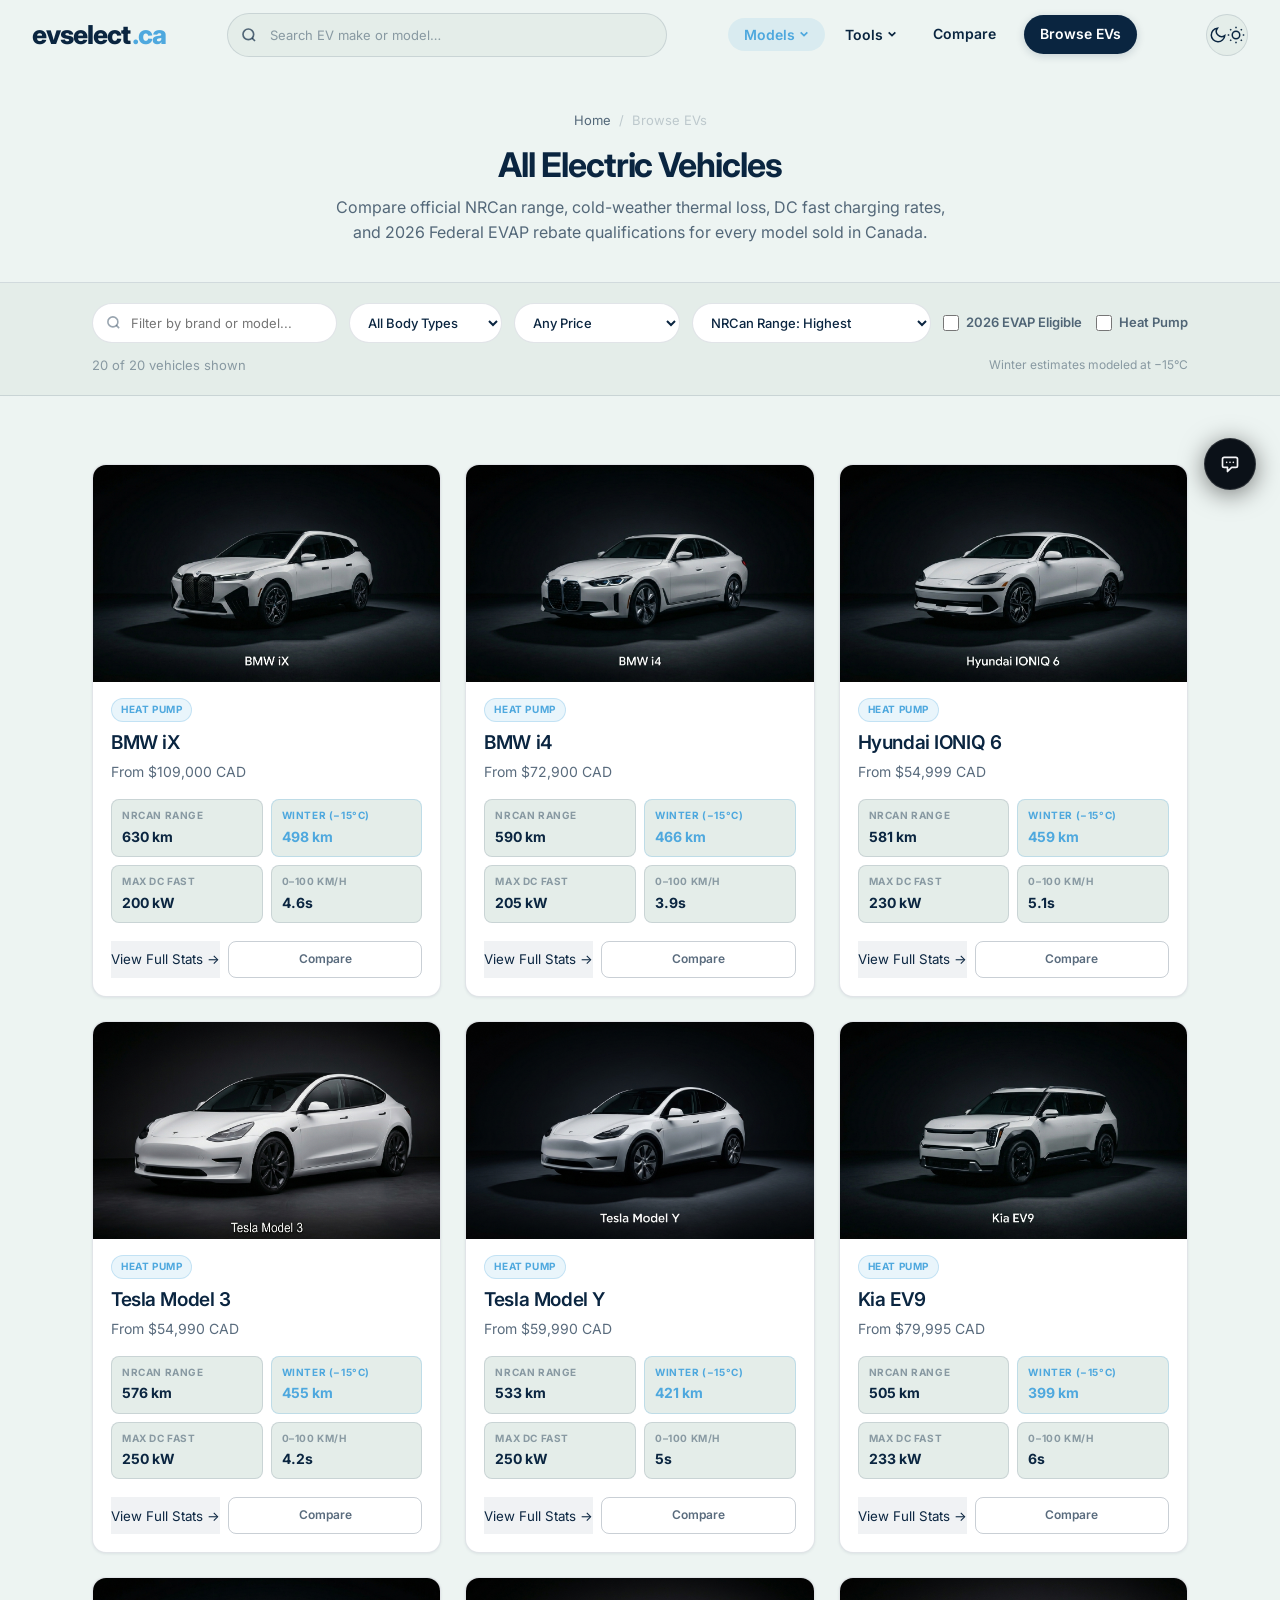
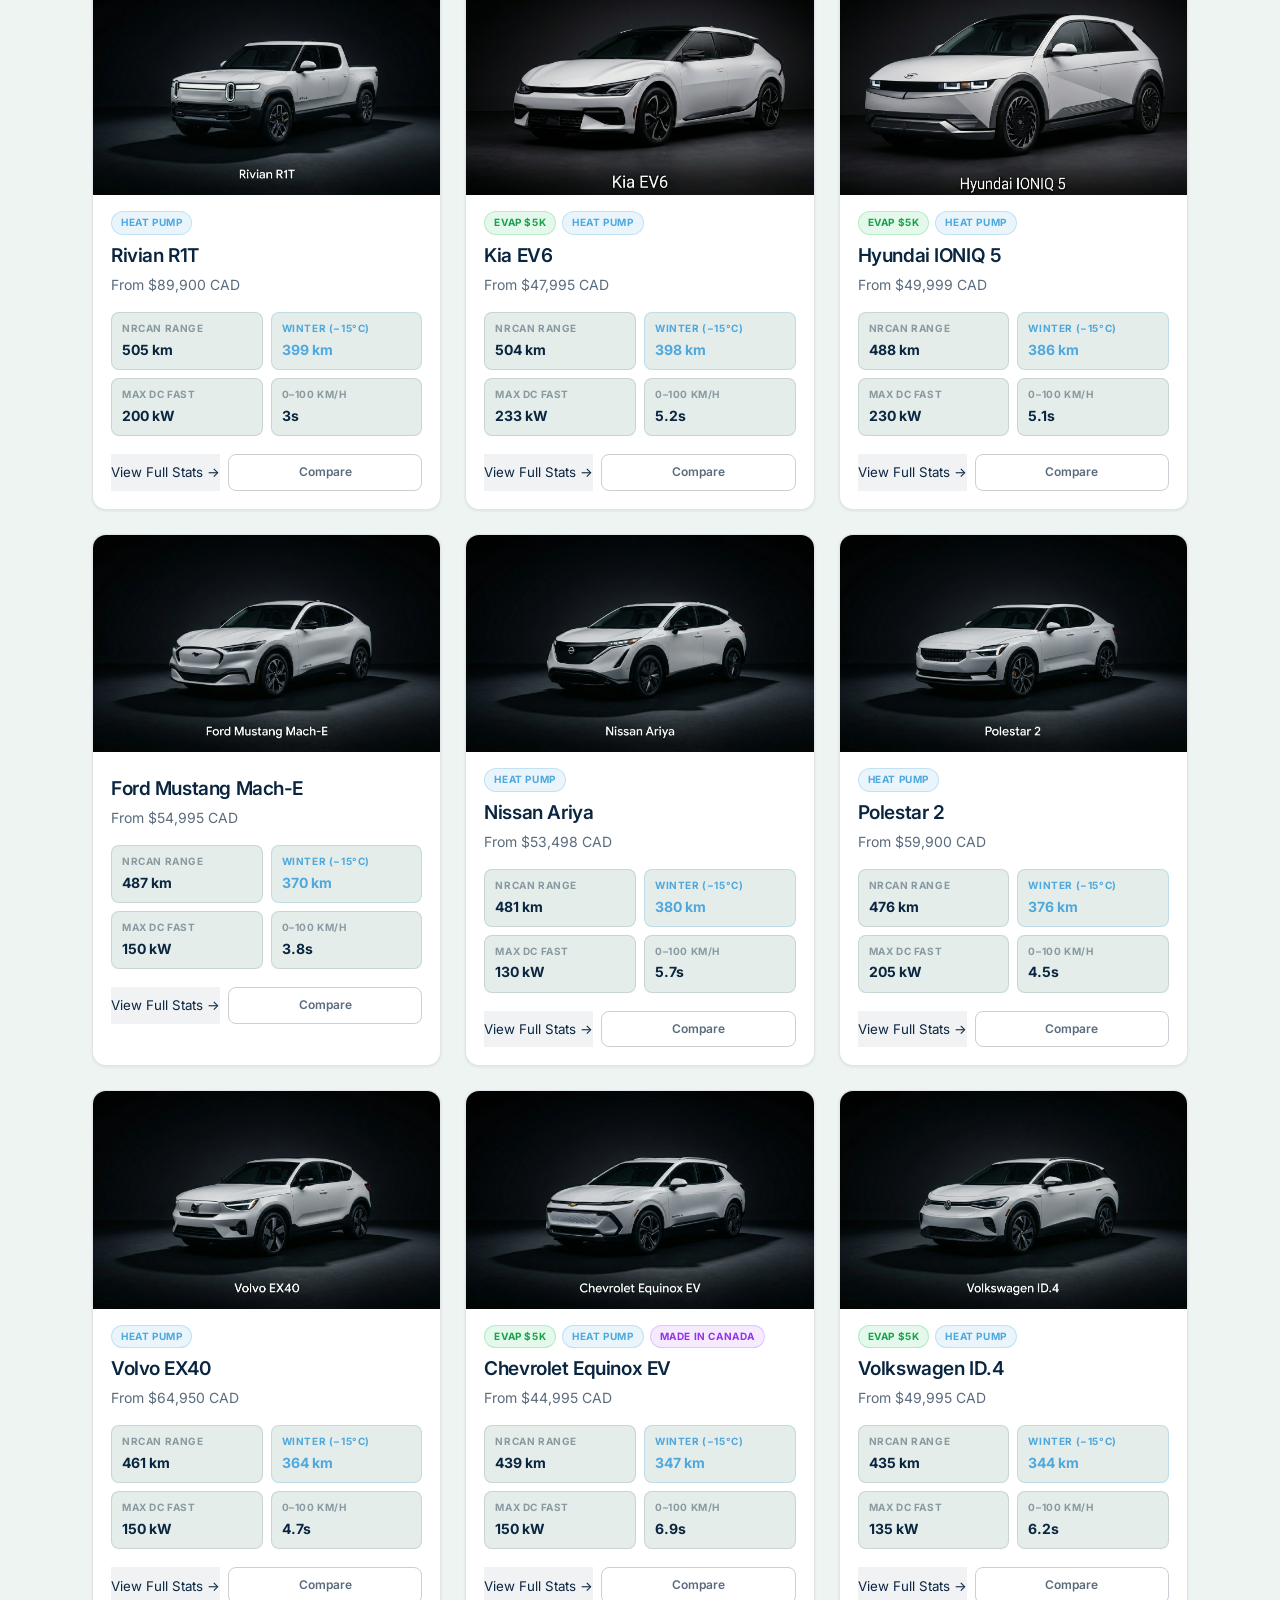
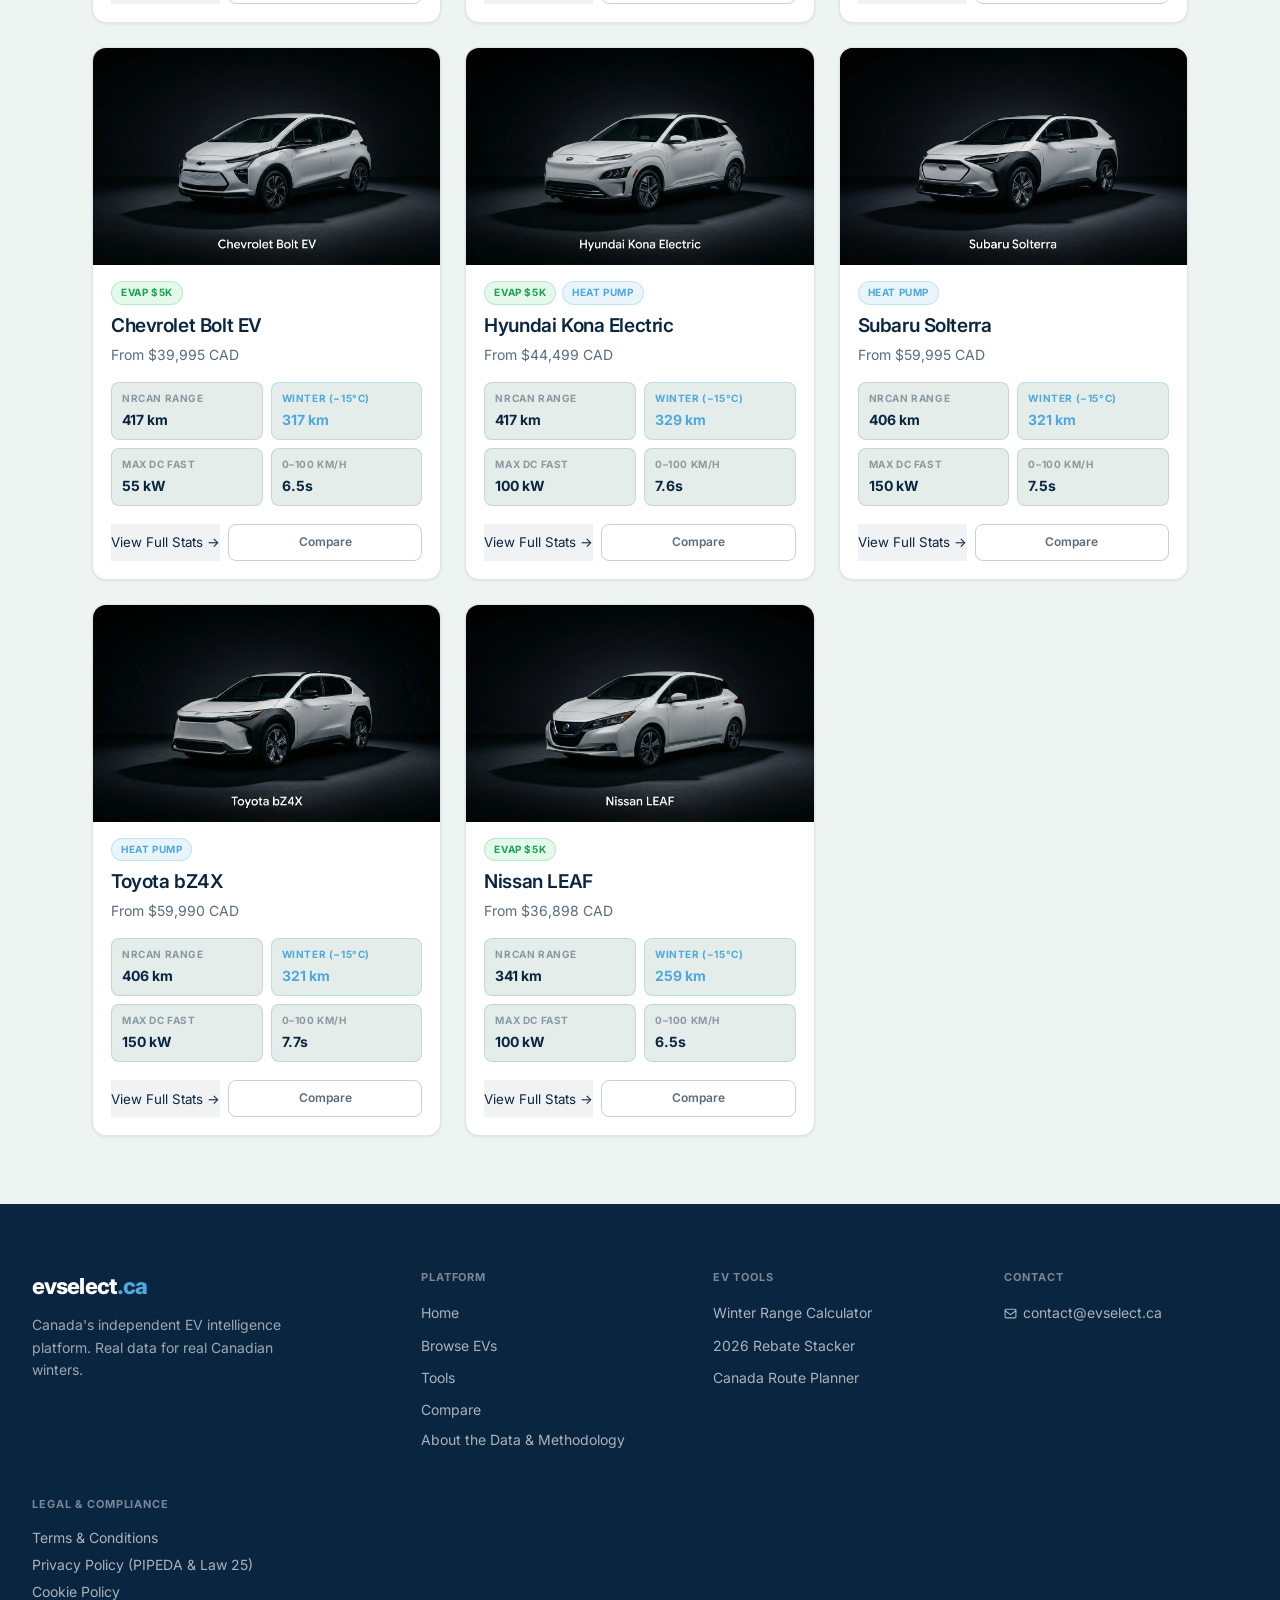
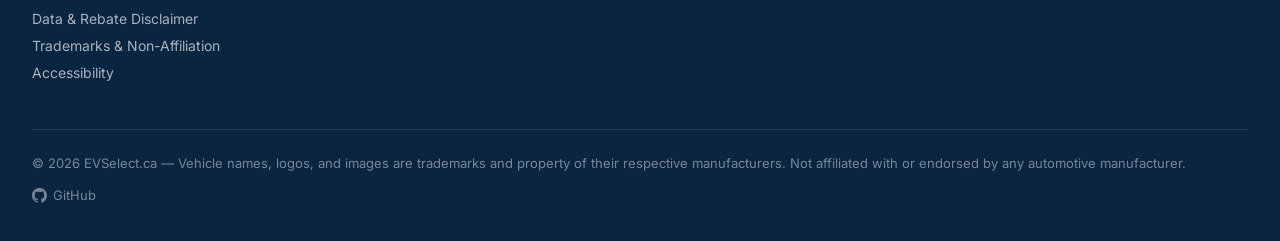
<file: vehicles.html>
<!DOCTYPE html>
<html lang="en">
<head>
  <meta charset="UTF-8"/>
  <meta name="viewport" content="width=device-width,initial-scale=1.0"/>
  <title>Browse EVs — EVSelect.ca</title>
  <meta name="description" content="Browse and filter Canadian electric vehicles with real-time winter range, 2026 Federal EVAP rebate eligibility, body styles, and NRCan ratings."/>
  <meta name="author" content="EVSelect.ca"/>
  <meta property="og:title" content="Browse EVs — EVSelect.ca"/>
  <meta property="og:description" content="Browse and filter Canadian electric vehicles with real-time winter range, 2026 Federal EVAP rebate eligibility, body styles, and NRCan ratings."/>
  <meta property="og:type" content="website"/>
  <meta name="robots" content="index,follow"/>
  <link rel="icon" type="image/png" href="evcarslogo.png"/>
  <link rel="preconnect" href="https://fonts.googleapis.com"/>
  <link rel="preconnect" href="https://fonts.gstatic.com" crossorigin/>
  <link href="https://fonts.googleapis.com/css2?family=Inter:ital,opsz,wght@0,14..32,300..800;1,14..32,400&display=swap" rel="stylesheet"/>
  <link rel="stylesheet" href="shared/style.css"/>
  <script>if(localStorage.getItem('evs-theme')==='dark')document.documentElement.setAttribute('data-theme','dark');</script>
</head>
<body class="page-vehicles">
<nav id="evs-nav" role="navigation" aria-label="Main navigation">
  <div class="nav-inner">
    <a href="index.html" class="nav-logo" aria-label="EVSelect home">evselect<span>.ca</span></a>
    <div class="nav-search-wrap">
      <svg class="nav-search-icon" width="16" height="16" viewBox="0 0 24 24" fill="none" stroke="currentColor" stroke-width="2.5" aria-hidden="true"><circle cx="11" cy="11" r="8"/><path d="m21 21-4.35-4.35"/></svg>
      <input id="navSearchInput" type="search" class="nav-search" placeholder="Search EV make or model&#x2026;" autocomplete="off" aria-label="Search vehicles"/>
    </div>
    <div class="nav-links" id="navLinks">
      <div class="nav-dropdown-wrap" id="modelsDropdown">
        <button class="nav-dropdown-btn active" aria-haspopup="true" aria-expanded="false" id="modelsBtn">
          Models
          <svg class="nav-dropdown-arrow" viewBox="0 0 12 12" fill="none" stroke="currentColor" stroke-width="2" aria-hidden="true"><path d="M2 4l4 4 4-4"/></svg>
        </button>
        <div class="nav-dropdown-menu" role="menu" id="modelsMenu">
          <div class="nav-dropdown-section">Browse All</div>
          <a href="vehicles.html" class="nav-dropdown-item" role="menuitem">All Electric Vehicles</a>
          <div class="nav-dropdown-divider"></div>
          <div class="nav-dropdown-section">Popular Models</div>
          <a href="vehicles.html?q=Tesla+Model+Y" class="nav-dropdown-item" role="menuitem">Tesla Model Y</a>
          <a href="vehicles.html?q=Tesla+Model+3" class="nav-dropdown-item" role="menuitem">Tesla Model 3</a>
          <a href="vehicles.html?q=Hyundai+IONIQ+6" class="nav-dropdown-item" role="menuitem">Hyundai IONIQ 6</a>
          <a href="vehicles.html?q=Hyundai+IONIQ+5" class="nav-dropdown-item" role="menuitem">Hyundai IONIQ 5</a>
          <a href="vehicles.html?q=Kia+EV6" class="nav-dropdown-item" role="menuitem">Kia EV6</a>
          <a href="vehicles.html?q=Kia+EV9" class="nav-dropdown-item" role="menuitem">Kia EV9</a>
          <a href="vehicles.html?q=Chevrolet+Bolt" class="nav-dropdown-item" role="menuitem">Chevrolet Bolt EV</a>
          <a href="vehicles.html?q=Chevrolet+Equinox" class="nav-dropdown-item" role="menuitem">Chevrolet Equinox EV</a>
          <a href="vehicles.html?q=Ford+Mustang" class="nav-dropdown-item" role="menuitem">Ford Mustang Mach-E</a>
          <a href="vehicles.html?q=Volkswagen+ID.4" class="nav-dropdown-item" role="menuitem">Volkswagen ID.4</a>
          <a href="vehicles.html?q=Nissan+Ariya" class="nav-dropdown-item" role="menuitem">Nissan Ariya</a>
          <a href="vehicles.html?q=Nissan+LEAF" class="nav-dropdown-item" role="menuitem">Nissan LEAF</a>
          <a href="vehicles.html?q=BMW+i4" class="nav-dropdown-item" role="menuitem">BMW i4</a>
          <a href="vehicles.html?q=BMW+iX" class="nav-dropdown-item" role="menuitem">BMW iX</a>
          <a href="vehicles.html?q=Polestar+2" class="nav-dropdown-item" role="menuitem">Polestar 2</a>
          <a href="vehicles.html?q=Hyundai+Kona" class="nav-dropdown-item" role="menuitem">Hyundai Kona Electric</a>
          <a href="vehicles.html?q=Rivian+R1T" class="nav-dropdown-item" role="menuitem">Rivian R1T</a>
          <a href="vehicles.html?q=Subaru+Solterra" class="nav-dropdown-item" role="menuitem">Subaru Solterra</a>
          <a href="vehicles.html?q=Toyota+bZ4X" class="nav-dropdown-item" role="menuitem">Toyota bZ4X</a>
          <a href="vehicles.html?q=Volvo+EX40" class="nav-dropdown-item" role="menuitem">Volvo EX40</a>
          <a href="vehicles.html" class="nav-see-all">See all models &rarr;</a>
        </div>
      </div>
      <div class="nav-dropdown-wrap">
        <button class="nav-dropdown-btn" aria-haspopup="true" aria-expanded="false">
          Tools
          <svg class="nav-dropdown-arrow" viewBox="0 0 12 12" fill="none" stroke="currentColor" stroke-width="2" aria-hidden="true"><path d="M2 4l4 4 4-4"/></svg>
        </button>
        <div class="nav-dropdown-menu" role="menu">
          <div class="nav-dropdown-section">EV Tools</div>
          <a href="tools.html" class="nav-dropdown-item" role="menuitem">All Tools</a>
          <div class="nav-dropdown-divider"></div>
          <a href="tools.html#winter" class="nav-dropdown-item" role="menuitem">❄️ Winter Range Calculator</a>
          <a href="tools.html#rebate" class="nav-dropdown-item" role="menuitem">💰 2026 Rebate Stacker</a>
          <a href="tools.html#route" class="nav-dropdown-item" role="menuitem">🗺️ Canada Route Planner</a>
        </div>
      </div>
      <a href="compare.html">Compare</a>
      <a href="vehicles.html" class="nav-cta">Browse EVs</a>
    </div>
    <!-- Top-Right Corner Theme Toggle Button -->
    <button class="nav-theme-btn" id="themeToggle" aria-label="Toggle dark/light mode">
      <svg class="icon-moon" width="18" height="18" viewBox="0 0 24 24" fill="none" stroke="currentColor" stroke-width="2" aria-hidden="true"><path d="M21 12.79A9 9 0 1 1 11.21 3 7 7 0 0 0 21 12.79z"/></svg>
      <svg class="icon-sun" width="18" height="18" viewBox="0 0 24 24" fill="none" stroke="currentColor" stroke-width="2" aria-hidden="true"><circle cx="12" cy="12" r="5"/><line x1="12" y1="1" x2="12" y2="3"/><line x1="12" y1="21" x2="12" y2="23"/><line x1="4.22" y1="4.22" x2="5.64" y2="5.64"/><line x1="18.36" y1="18.36" x2="19.78" y2="19.78"/><line x1="1" y1="12" x2="3" y2="12"/><line x1="21" y1="12" x2="23" y2="12"/><line x1="4.22" y1="19.78" x2="5.64" y2="18.36"/><line x1="18.36" y1="5.64" x2="19.78" y2="4.22"/></svg>
    </button>
    <button class="nav-mob" id="mobBtn" aria-label="Open menu" aria-expanded="false" aria-controls="navLinks">
      <svg width="22" height="22" viewBox="0 0 22 22" fill="none" stroke="currentColor" stroke-width="2" aria-hidden="true"><path d="M3 6h16M3 11h16M3 16h16"/></svg>
    </button>
  </div>
</nav>

<!-- ── PAGE HEADER (Centered) ────────────────────────────── -->
<header class="pg-header">
  <div class="wrap">
    <nav class="breadcrumbs" aria-label="Breadcrumb">
      <a href="index.html">Home</a>
      <span>/</span>
      <span aria-current="page">Browse EVs</span>
    </nav>
    <h1 class="pg-title">All Electric Vehicles</h1>
    <p class="pg-sub">
      Compare official NRCan range, cold-weather thermal loss, DC fast charging rates, and 2026 Federal EVAP rebate qualifications for every model sold in Canada.
    </p>
  </div>
</header>

<!-- ── SEARCH, FILTERS & CONTROLS ────────────────────────── -->
<div class="filter-bar">
  <div class="wrap">
    <div class="filter-row">
      <!-- Search Input -->
      <div class="filter-search-box">
        <svg width="15" height="15" viewBox="0 0 24 24" fill="none" stroke="currentColor" stroke-width="2.5" aria-hidden="true"><circle cx="11" cy="11" r="8"/><path d="m21 21-4.35-4.35"/></svg>
        <input type="search" id="pageSearch" placeholder="Filter by brand or model..." aria-label="Filter vehicles by brand or model"/>
      </div>
      <!-- Body Style Dropdown Filter -->
      <select id="bodyFilter" class="filter-select" aria-label="Filter by body style">
        <option value="all">All Body Types</option>
        <option value="sedan">Sedan</option>
        <option value="suv">SUV / Crossover</option>
        <option value="hatchback">Hatchback</option>
        <option value="truck">Truck</option>
      </select>
      <!-- Price Range Dropdown Filter -->
      <select id="priceFilter" class="filter-select" aria-label="Filter by price range">
        <option value="all">Any Price</option>
        <option value="under50">Under $50,000</option>
        <option value="50to70">$50,000 &ndash; $70,000</option>
        <option value="over70">$70,000+</option>
      </select>
      <!-- Sort Order Dropdown -->
      <select id="sortSelect" class="filter-select" aria-label="Sort vehicles">
        <option value="range-desc">NRCan Range: Highest</option>
        <option value="price-asc">Price: Low to High</option>
        <option value="price-desc">Price: High to Low</option>
        <option value="winter-desc">Winter Range (&minus;15&deg;C): Highest</option>
      </select>
      <!-- Toggles -->
      <div class="filter-toggles">
        <label class="toggle-label" title="Show only vehicles eligible for the 2026 Federal EVAP rebate">
          <input type="checkbox" id="evapOnly" />
          <span>2026 EVAP Eligible</span>
        </label>
        <label class="toggle-label" title="Show only vehicles with heat pump standard">
          <input type="checkbox" id="hpOnly" />
          <span>Heat Pump</span>
        </label>
      </div>
    </div>
    <div class="filter-meta">
      <span class="fg3" id="vehicleCount">Loading vehicles...</span>
      <span class="fg3" style="font-size:12px">Winter estimates modeled at &minus;15&deg;C</span>
    </div>
  </div>
</div>

<!-- ── VEHICLES GRID ──────────────────────────────────────── -->
<main class="section-sm">
  <div class="wrap">
    <div id="spotlightBanner" style="display:none" class="spotlight-banner"></div>
    <div id="loading" class="grid-3" aria-live="polite">
      <!-- 4 Skeleton Shimmer Cards -->
      <div class="skeleton-card"><div class="skeleton-img shimmer"></div><div class="skeleton-title shimmer"></div><div class="skeleton-text shimmer"></div><div class="skeleton-grid"><div class="skeleton-cell shimmer"></div><div class="skeleton-cell shimmer"></div></div></div>
      <div class="skeleton-card"><div class="skeleton-img shimmer"></div><div class="skeleton-title shimmer"></div><div class="skeleton-text shimmer"></div><div class="skeleton-grid"><div class="skeleton-cell shimmer"></div><div class="skeleton-cell shimmer"></div></div></div>
      <div class="skeleton-card"><div class="skeleton-img shimmer"></div><div class="skeleton-title shimmer"></div><div class="skeleton-text shimmer"></div><div class="skeleton-grid"><div class="skeleton-cell shimmer"></div><div class="skeleton-cell shimmer"></div></div></div>
      <div class="skeleton-card"><div class="skeleton-img shimmer"></div><div class="skeleton-title shimmer"></div><div class="skeleton-text shimmer"></div><div class="skeleton-grid"><div class="skeleton-cell shimmer"></div><div class="skeleton-cell shimmer"></div></div></div>
    </div>
    <div id="errorState" class="error-state" style="display:none" role="alert">
      <h3>Couldn't load vehicle data</h3>
      <p>There was a network or server communication issue loading the vehicle catalogue.</p>
      <button class="btn btn-primary" onclick="init()">Retry Loading</button>
    </div>
    <div id="grid" class="grid-3" role="list" aria-label="Electric vehicle catalogue" style="display:none"></div>
    <div id="noResults" style="display:none;text-align:center;padding:80px 0">
      <p class="fg2" style="font-size:18px">No electric vehicles match your active filters.</p>
      <button class="btn btn-ghost" style="margin-top:16px" onclick="resetFilters()">Reset All Filters</button>
    </div>
  </div>
</main>

<style>
.filter-bar{
  background:var(--bg2);border-bottom:1px solid var(--border);
  padding:20px 0;position:sticky;top:var(--nav-h);z-index:100;
  backdrop-filter:blur(12px);-webkit-backdrop-filter:blur(12px);
}
.filter-row{display:flex;align-items:center;gap:12px;flex-wrap:wrap}
.filter-search-box{
  flex:1;min-width:200px;position:relative;display:flex;align-items:center;
}
.filter-search-box svg{
  position:absolute;left:14px;color:var(--fg3);pointer-events:none;
}
.filter-search-box input{
  width:100%;height:40px;background:var(--card);border:1.5px solid var(--border);
  border-radius:99px;padding:0 14px 0 38px;color:var(--fg);font-size:13px;
  outline:none;transition:border-color .2s;
}
.filter-search-box input:focus{border-color:var(--accent)}
.filter-select{
  height:40px;padding:0 14px;border-radius:99px;border:1.5px solid var(--border);
  background:var(--card);color:var(--fg);font-size:13px;font-weight:500;
  outline:none;cursor:pointer;transition:border-color .2s;
}
.filter-select:focus{border-color:var(--accent)}
.filter-toggles{display:flex;gap:14px;align-items:center}
.toggle-label{
  display:inline-flex;align-items:center;gap:7px;font-size:13px;
  font-weight:600;color:var(--fg2);cursor:pointer;user-select:none;
}
.toggle-label input{accent-color:var(--accent);width:16px;height:16px;cursor:pointer}
.filter-meta{
  display:flex;justify-content:space-between;align-items:center;
  margin-top:12px;font-size:13px;
}
.stat-grid{display:grid;grid-template-columns:1fr 1fr;gap:8px}
.stat-cell{background:var(--bg2);border:1px solid var(--border);border-radius:var(--r-sm);padding:8px 10px}
.stat-label{font-size:10px;font-weight:700;letter-spacing:.06em;text-transform:uppercase;color:var(--fg3);margin-bottom:2px}
.stat-val{font-size:14px;font-weight:700;color:var(--navy)}
.card-ctas{display:flex;gap:8px;margin-top:4px}
.card-ctas a{
  flex:1;text-align:center;font-size:12px;font-weight:600;
  padding:8px;border-radius:var(--r-sm);transition:all .15s;text-decoration:none;
}
.card-cta-p{background:var(--navy-lt);color:var(--navy)}
.card-cta-p:hover{background:var(--accent-d);color:var(--accent)}
.card-cta-s{border:1px solid var(--border2);color:var(--fg2)}
.card-cta-s:hover{border-color:var(--accent);color:var(--navy)}
</style>

<script>
'use strict';
var allVehicles = [];

function resetFilters() {
  document.getElementById('pageSearch').value = '';
  document.getElementById('bodyFilter').value = 'all';
  document.getElementById('priceFilter').value = 'all';
  document.getElementById('sortSelect').value = 'range-desc';
  document.getElementById('evapOnly').checked = false;
  document.getElementById('hpOnly').checked = false;
  render();
}

function render() {
  var q = (document.getElementById('pageSearch').value || '').trim().toLowerCase();
  var body = document.getElementById('bodyFilter').value;
  var price = document.getElementById('priceFilter').value;
  var evapOnly = document.getElementById('evapOnly').checked;
  var hpOnly = document.getElementById('hpOnly').checked;
  var sort = document.getElementById('sortSelect').value;

  var list = allVehicles.filter(function(v) {
    if (q) {
      var match = (v.name && v.name.toLowerCase().includes(q)) ||
                  (v.make && v.make.toLowerCase().includes(q));
      if (!match) return false;
    }
    if (body !== 'all' && (v.body || '').toLowerCase() !== body) return false;
    if (price === 'under50' && v.msrp > 50000) return false;
    if (price === '50to70' && (v.msrp < 50000 || v.msrp > 70000)) return false;
    if (price === 'over70' && v.msrp <= 70000) return false;
    if (evapOnly && !v.evap_eligible) return false;
    if (hpOnly && !v.hp) return false;
    return true;
  });

  list.sort(function(a, b) {
    if (sort === 'range-desc') return b.range - a.range;
    if (sort === 'price-asc') return a.msrp - b.msrp;
    if (sort === 'price-desc') return b.msrp - a.msrp;
    if (sort === 'winter-desc') return EVS.winterRange(b.range, -15, b.hp) - EVS.winterRange(a.range, -15, a.hp);
    return 0;
  });

  var grid = document.getElementById('grid');
  var noRes = document.getElementById('noResults');
  var countEl = document.getElementById('vehicleCount');
  var banner = document.getElementById('spotlightBanner');

  countEl.textContent = list.length + ' of ' + allVehicles.length + ' vehicles shown';

  if (banner) {
    if (q && list.length > 0) {
      banner.style.display = 'flex';
      banner.innerHTML = 
        '<div><strong>Model Focus:</strong> Showing <strong>' + (list.length === 1 ? list[0].name : q) + '</strong> &bull; <span style="opacity:.85">Click the vehicle card or button below to expand the complete Canadian stats sheet.</span></div>' +
        '<button type="button" class="btn btn-ghost btn-sm" onclick="resetFilters()" style="padding:4px 12px;font-size:12px">Show All 20 Vehicles</button>';
    } else {
      banner.style.display = 'none';
    }
  }

  if (!list.length) {
    grid.style.display = 'none';
    noRes.style.display = 'block';
    return;
  }
  noRes.style.display = 'none';
  grid.style.display = 'grid';

  grid.innerHTML = list.map(function(v) {
    var wr = EVS.winterRange(v.range, -15, v.hp);
    var badges = [];
    if (v.evap_eligible) badges.push('<span class="badge badge-g">EVAP $5k</span>');
    if (v.hp) badges.push('<span class="badge badge-b">Heat Pump</span>');
    if (v.ca) badges.push('<span class="badge badge-p">Made in Canada</span>');

    return '<div class="ev-card" role="listitem">' +
      '<div class="ev-card-img-wrap" style="cursor:pointer" onclick="openStatsSheet(\'' + v.id + '\')">' +
        '<img src="' + v.img + '" alt="' + v.name + '" class="ev-card-img" loading="lazy" onerror="this.src=\'evcarslogo.png\';this.style.objectFit=\'contain\';this.style.padding=\'32px\';this.style.opacity=\'.3\'"/>' +
      '</div>' +
      '<div class="ev-card-body">' +
        '<div style="display:flex;gap:6px;flex-wrap:wrap">' + badges.join('') + '</div>' +
        '<h3 class="card-title" style="cursor:pointer" onclick="openStatsSheet(\'' + v.id + '\')">' + v.name + '</h3>' +
        '<div class="fg2" style="font-size:14px;margin-top:-4px">From $' + v.msrp.toLocaleString('en-CA') + ' CAD</div>' +
        '<div class="stat-grid" style="margin-top:6px">' +
          '<div class="stat-cell"><div class="stat-label">NRCan Range</div><div class="stat-val">' + v.range + ' km</div></div>' +
          '<div class="stat-cell" style="border-color:var(--accent-g)"><div class="stat-label" style="color:var(--accent)">Winter (&minus;15&deg;C)</div><div class="stat-val" style="color:var(--accent)">' + wr + ' km</div></div>' +
          '<div class="stat-cell"><div class="stat-label">Max DC Fast</div><div class="stat-val">' + v.dc + ' kW</div></div>' +
          '<div class="stat-cell"><div class="stat-label">0&ndash;100 km/h</div><div class="stat-val">' + (v.acc ? v.acc + 's' : '&mdash;') + '</div></div>' +
        '</div>' +
        '<div class="card-ctas" style="margin-top:8px">' +
          '<button type="button" class="card-cta-p" onclick="openStatsSheet(\'' + v.id + '\')">View Full Stats &rarr;</button>' +
          '<a href="compare.html?a=' + v.id + '" class="card-cta-s">Compare</a>' +
        '</div>' +
      '</div>' +
    '</div>';
  }).join('');
}

async function init() {
  document.getElementById('loading').style.display = 'grid';
  document.getElementById('errorState').style.display = 'none';
  document.getElementById('grid').style.display = 'none';

  try {
    allVehicles = await EVS.loadVehicles();
    document.getElementById('loading').style.display = 'none';

    // Parse URL query parameter
    var urlQ = new URLSearchParams(location.search).get('q');
    if (urlQ) {
      document.getElementById('pageSearch').value = urlQ;
      render();
      setTimeout(function() {
        var banner = document.getElementById('spotlightBanner');
        if (banner && banner.style.display !== 'none') {
          banner.scrollIntoView({ behavior: 'smooth', block: 'center' });
        }
      }, 120);
    } else {
      render();
    }
  } catch(err) {
    document.getElementById('loading').style.display = 'none';
    document.getElementById('errorState').style.display = 'block';
  }
}

document.getElementById('pageSearch').addEventListener('input', render);
document.getElementById('bodyFilter').addEventListener('change', render);
document.getElementById('priceFilter').addEventListener('change', render);
document.getElementById('sortSelect').addEventListener('change', render);
document.getElementById('evapOnly').addEventListener('change', render);
document.getElementById('hpOnly').addEventListener('change', render);

if (document.readyState === 'loading') {
  document.addEventListener('DOMContentLoaded', init);
} else {
  init();
}
</script>

<footer>
  <div class="wrap-wide footer-inner">
    <div class="footer-top">
      <div>
        <div class="footer-brand-name">evselect<span>.ca</span></div>
        <p class="footer-brand-desc">Canada&#39;s independent EV intelligence platform. Real data for real Canadian winters.</p>
      </div>
      <div>
        <div class="footer-col-title">Platform</div>
        <div class="footer-links">
          <a href="index.html">Home</a>
          <a href="vehicles.html">Browse EVs</a>
          <a href="tools.html">Tools</a>
          <a href="compare.html">Compare</a>
          <button onclick="openPolicy('methodology')">About the Data &amp; Methodology</button>
        </div>
      </div>
      <div>
        <div class="footer-col-title">EV Tools</div>
        <div class="footer-links">
          <a href="tools.html#winter">Winter Range Calculator</a>
          <a href="tools.html#rebate">2026 Rebate Stacker</a>
          <a href="tools.html#route">Canada Route Planner</a>
        </div>
      </div>
      <div>
        <div class="footer-col-title">Contact</div>
        <div class="footer-links">
          <a href="mailto:contact@evselect.ca" style="display:flex;align-items:center;gap:6px">
            <svg width="13" height="13" viewBox="0 0 24 24" fill="none" stroke="currentColor" stroke-width="2" aria-hidden="true"><rect x="2" y="4" width="20" height="16" rx="2"/><path d="m2 7 10 7 10-7"/></svg>
            contact@evselect.ca
          </a>
        </div>
      </div>
      <div>
        <div class="footer-col-title">Legal &amp; Compliance</div>
        <div class="footer-links">
          <button onclick="openPolicy('terms')">Terms &amp; Conditions</button>
          <button onclick="openPolicy('privacy')">Privacy Policy (PIPEDA &amp; Law 25)</button>
          <button onclick="openPolicy('cookie')">Cookie Policy</button>
          <button onclick="openPolicy('disclaimer')">Data &amp; Rebate Disclaimer</button>
          <button onclick="openPolicy('trademarks')">Trademarks &amp; Non-Affiliation</button>
          <button onclick="openPolicy('accessibility')">Accessibility</button>
        </div>
      </div>
    </div>
    <div class="footer-bottom">
      <span class="footer-copy">&copy; <span id="footerYear"></span> EVSelect.ca &mdash; Vehicle names, logos, and images are trademarks and property of their respective manufacturers. Not affiliated with or endorsed by any automotive manufacturer.</span>
      <a href="https://github.com/GS-Codes0/NewEvWebsite" target="_blank" rel="noopener" class="footer-copy" style="display:flex;align-items:center;gap:6px">
        <svg width="15" height="15" viewBox="0 0 24 24" fill="currentColor" aria-hidden="true"><path d="M12 0C5.37 0 0 5.37 0 12c0 5.3 3.438 9.8 8.205 11.385.6.113.82-.258.82-.577 0-.285-.01-1.04-.015-2.04-3.338.724-4.042-1.61-4.042-1.61C4.422 18.07 3.633 17.7 3.633 17.7c-1.087-.744.084-.729.084-.729 1.205.084 1.838 1.236 1.838 1.236 1.07 1.835 2.809 1.305 3.495.998.108-.776.417-1.305.76-1.605-2.665-.3-5.466-1.332-5.466-5.93 0-1.31.465-2.38 1.235-3.22-.135-.303-.54-1.523.105-3.176 0 0 1.005-.322 3.3 1.23.96-.267 1.98-.399 3-.405 1.02.006 2.04.138 3 .405 2.28-1.552 3.285-1.23 3.285-1.23.645 1.653.24 2.873.12 3.176.765.84 1.23 1.91 1.23 3.22 0 4.61-2.805 5.625-5.475 5.92.42.36.81 1.096.81 2.22 0 1.606-.015 2.896-.015 3.286 0 .315.21.69.825.57C20.565 21.795 24 17.295 24 12c0-6.63-5.37-12-12-12"/></svg>
        GitHub
      </a>
    </div>
  </div>
</footer>

<div id="policy-modal" role="dialog" aria-modal="true" aria-labelledby="policyTitle">
  <div class="modal-backdrop" onclick="closePolicy()"></div>
  <div class="modal-box">
    <div class="modal-hd">
      <h2 id="policyTitle"></h2>
      <button class="modal-close" onclick="closePolicy()" aria-label="Close">&times;</button>
    </div>
    <div class="modal-body" id="policyBody"></div>
    <div class="modal-ft">
      <button class="btn btn-primary btn-sm" onclick="closePolicy()">Close</button>
    </div>
  </div>
</div>

<script src="shared/data.js"></script>
<script src="shared/stats-sheet.js"></script>
<script src="shared/chat.js"></script>
<script>
// Theme toggle
(function(){
  var saved = localStorage.getItem('evs-theme');
  if(saved === 'dark') document.documentElement.setAttribute('data-theme','dark');
  var btn = document.getElementById('themeToggle');
  if(btn) btn.addEventListener('click', function(){
    var isDark = document.documentElement.getAttribute('data-theme') === 'dark';
    document.documentElement.setAttribute('data-theme', isDark ? 'light' : 'dark');
    localStorage.setItem('evs-theme', isDark ? 'light' : 'dark');
  });
})();

// Nav scroll + mobile
(function(){
  var nav = document.getElementById('evs-nav');
  var links = document.getElementById('navLinks');
  var btn = document.getElementById('mobBtn');
  window.addEventListener('scroll', function(){ nav.classList.toggle('scrolled', window.scrollY > 20); }, {passive:true});
  if(btn) btn.addEventListener('click', function(){
    var o = links.classList.toggle('open');
    btn.setAttribute('aria-expanded', o);
  });
  var path = location.pathname.split('/').pop() || 'index.html';
  document.querySelectorAll('.nav-links a:not(.nav-cta)').forEach(function(a){
    if(a.getAttribute('href') === path) a.classList.add('active');
  });
  var fy = document.getElementById('footerYear');
  if(fy) fy.textContent = new Date().getFullYear();

  // Nav search bar
  var navSearch = document.getElementById('navSearchInput');
  if(navSearch){
    navSearch.addEventListener('keydown', function(e){
      if(e.key === 'Enter' && this.value.trim()){
        var pSearch = document.getElementById('pageSearch');
        if(pSearch){
          pSearch.value = this.value.trim();
          render();
        }
      }
    });
  }
})();

// Comprehensive Policy Content (PIPEDA, Quebec Law 25, Methodology, Trademarks)
var POLICIES = {
  methodology:{
    title:'About the Data & Methodology',
    body:'<p style="color:var(--fg3);font-size:13px;margin-bottom:16px">Independent Canadian EV Intelligence &bull; Last updated September 2026</p>' +
      '<h3>1. Official Base Range Data</h3><p>All rated range figures reflect official <strong>Natural Resources Canada (NRCan)</strong> ratings for standard Canadian-market trims under the federal 5-cycle testing protocol.</p>' +
      '<h3>2. Thermal Degradation Model</h3><p>EVSelect uses a <strong>hardware-aware piecewise thermal model</strong> that accounts for both ambient temperature and cabin heating architecture. Degradation begins below 20°C with distinct curves for <strong>heat-pump-equipped EVs</strong> (e.g. IONIQ 5/6, Tesla, BMW i4) versus <strong>resistive PTC heaters</strong> (e.g. Bolt EV, Nissan LEAF). Key calibration benchmarks: <strong>7% vs 12% loss at 0°C</strong>, <strong>21% vs 24% at −15°C</strong>, converging near 35–38% at −30°C with a hard cap below −30°C. This models real-world lithium-ion electrolyte viscosity, regenerative braking limits, and differential heating draw sourced from Canadian fleet telemetry.</p>' +
      '<h3>3. 2026 Rebate Rules (EVAP &amp; Provincial)</h3><p>Federal iZEV funding ran out on January 12, 2025. It was superseded on February 16, 2026 by the <strong>Electric Vehicle Affordability Program (EVAP)</strong> administered by Transport Canada. We verify all federal and provincial program criteria on a monthly refresh cadence directly against official ministry and utility documentation.</p>' +
      '<h3>4. Editorial Independence</h3><p>EVSelect.ca is an independent public interest platform. We do not receive sponsorship, kickbacks, or affiliate commissions from any vehicle manufacturer or dealership.</p>'
  },
  terms:{
    title:'Terms & Conditions',
    body:'<p style="color:var(--fg3);font-size:13px;margin-bottom:16px">Last updated: September 2026</p><h3>1. Acceptance</h3><p>By accessing EVSelect.ca you accept these Terms. If you disagree, do not use this platform.</p><h3>2. Informational Purpose</h3><p>All estimates (winter range, charging duration, and incentive eligibility) are provided strictly for educational comparison. <strong>Do not rely solely on automated calculations for mission-critical travel safety or financial purchasing commitments.</strong></p><h3>3. Rebate Accuracy Disclaimer</h3><p>Government rebate allocations, rules, and eligibility caps change frequently without prior notice. Always verify directly with Transport Canada or your provincial ministry before signing a vehicle purchase agreement.</p><h3>4. Limitation of Liability</h3><p>EVSelect and its contributors are not liable for damages or losses resulting from platform use, range deviations, or incentive disqualifications.</p><h3>5. Governing Law</h3><p>Governed by the laws of the Province of Alberta and the federal laws of Canada applicable therein.</p>'
  },
  privacy:{
    title:'Privacy Policy (PIPEDA & Quebec Law 25)',
    body:'<p style="color:var(--fg3);font-size:13px;margin-bottom:16px">Last updated: September 2026 &mdash; Compliant with PIPEDA &amp; Qu&eacute;bec Law 25</p>' +
      '<h3>1. Scope &amp; Commitment</h3><p>EVSelect.ca is committed to protecting the privacy of Canadian users under the <em>Personal Information Protection and Electronic Documents Act</em> (PIPEDA) and Qu&eacute;bec <em>Law 25 (An Act to modernize legislative provisions as regards the protection of personal information)</em>.</p>' +
      '<h3>2. What We Collect</h3><ul><li><strong>Anonymized server log telemetry</strong> (IP address masked, browser type, page visits) for site reliability and performance monitoring.</li><li><strong>Client-side state</strong> (dark/light theme choice, cookie preferences) stored strictly in local browser <code>localStorage</code> without transmission to our servers.</li><li><strong>Chat queries</strong> submitted to the interactive assistant (processed ephemerally via secure API without linking to personal identities).</li></ul>' +
      '<h3>3. What We Do NOT Collect</h3><p>We do not collect names, phone numbers, home addresses, driver\'s licenses, credit card data, or VIN numbers. <strong>We do not sell, rent, or trade user data to third parties or automotive dealerships.</strong></p>' +
      '<h3>4. Retention &amp; Deletion Rights</h3><p>Under PIPEDA and Law 25, you have the right to request access to or deletion of any stored data. Because all personal state remains exclusively in your own local device storage, clearing your browser cache/cookies instantly destroys all local data.</p>' +
      '<h3>5. Privacy Officer Contact</h3><p>For inquiries regarding privacy or compliance, contact the privacy team via our public repository issue tracker at <a href="https://github.com/GS-Codes0/NewEvWebsite" target="_blank">GitHub</a>.</p>'
  },
  cookie:{
    title:'Cookie Policy',
    body:'<h3>Essential Local Storage</h3><p>EVSelect uses browser <code>localStorage</code> strictly for functional preferences (e.g. keeping your dark/light mode preference across sessions). No cross-site advertising or behavioral tracking cookies are utilized.</p>'
  },
  disclaimer:{
    title:'Data & Rebate Disclaimer',
    body:'<h3>1. Real-World Driving Variations</h3><p>Actual electric vehicle range differs significantly from official ratings based on driving speed, cabin temperature settings, precipitation, tire type (winter vs. all-season), terrain elevation, and payload.</p>' +
      '<h3>2. Regulatory &amp; Incentive Notice</h3><p>Government incentive programs (including Federal EVAP, Roulez Vert, CleanBC, and provincial rebates) are governed exclusively by their official respective government ministries. Funding caps, program eligibility, and qualification windows are subject to termination or alteration without notice.</p>'
  },
  trademarks:{
    title:'Trademarks & Non-Affiliation',
    body:'<h3>Trademark Notice</h3><p>All vehicle brand names, model names, badges, logos, and images referenced on this platform (including Tesla, Hyundai, Kia, Chevrolet, Ford, Volkswagen, Nissan, BMW, Polestar, Rivian, Subaru, Toyota, and Volvo) are trademarks and registered property of their respective manufacturer owners.</p>' +
      '<h3>Non-Affiliation</h3><p>EVSelect.ca is an independent Canadian consumer informational resource. EVSelect.ca is not affiliated with, sponsored by, or endorsed by any vehicle manufacturer, automotive dealer association, or government agency.</p>'
  },
  accessibility:{
    title:'Accessibility Statement (WCAG 2.1 AA)',
    body:'<p>EVSelect.ca is designed to conform to the Web Content Accessibility Guidelines (WCAG) 2.1 Level AA standards. Key implementations include semantic heading structure, high-contrast dark and light themes, keyboard navigability, ARIA landmarks, and descriptive screen-reader alternatives.</p>'
  }
};

function openPolicy(k){
  var p=POLICIES[k]; if(!p) return;
  document.getElementById('policyTitle').textContent=p.title;
  document.getElementById('policyBody').innerHTML=p.body;
  document.getElementById('policy-modal').classList.add('open');
  document.body.style.overflow='hidden';
}
function closePolicy(){
  document.getElementById('policy-modal').classList.remove('open');
  document.body.style.overflow='';
}
document.addEventListener('keydown',function(e){ if(e.key==='Escape') closePolicy(); });
</script>
</body>
</html>
</file>
<file: shared/style.css>
/* ── EVSelect.ca Design System — Canadian Glacier Palette ───── */
:root {
  /* Colour tokens — LIGHT MODE */
  --bg:        #EDF4F2;
  --bg2:       #E4EDE9;
  --bg3:       #DAE6E2;
  --navy:      #0A2540;
  --navy-mid:  #0E3259;
  --navy-lt:   rgba(10,37,64,0.06);
  --accent:    #4EA8DE;
  --accent-d:  rgba(78,168,222,0.12);
  --accent-g:  rgba(78,168,222,0.25);

  /* Foreground */
  --fg:        #0A2540;
  --fg2:       rgba(10,37,64,0.68);
  --fg3:       rgba(10,37,64,0.42);

  /* Borders */
  --border:    rgba(10,37,64,0.12);
  --border2:   rgba(10,37,64,0.22);

  /* Surfaces */
  --card:      #FFFFFF;
  --card-h:    #F5FAF8;

  /* Radius & spacing */
  --r:         14px;
  --r-sm:      8px;
  --nav-h:     70px;
  --max:       1160px;
  --maxw:      1440px;

  /* Shadows — clean, no glow */
  --shadow-sm: 0 1px 3px rgba(10,37,64,0.08);
  --shadow-md: 0 4px 16px rgba(10,37,64,0.10);
  --shadow-lg: 0 12px 40px rgba(10,37,64,0.14);

  /* Nav */
  --nav-bg:    rgba(237,244,242,0.97);
  --nav-scrolled-bg: rgba(237,244,242,0.94);
}

/* ── DARK MODE ── */
[data-theme="dark"] {
  --bg:        #0D1117;
  --bg2:       #161B22;
  --bg3:       #1C2330;
  --navy:      #E6EDF3;
  --navy-mid:  #CDD9E5;
  --navy-lt:   rgba(230,237,243,0.08);
  --accent:    #4EA8DE;
  --accent-d:  rgba(78,168,222,0.15);
  --accent-g:  rgba(78,168,222,0.30);

  --fg:        #E6EDF3;
  --fg2:       rgba(230,237,243,0.70);
  --fg3:       rgba(230,237,243,0.45);

  --border:    rgba(230,237,243,0.12);
  --border2:   rgba(230,237,243,0.20);

  --card:      #161B22;
  --card-h:    #1C2330;

  --shadow-sm: 0 1px 3px rgba(0,0,0,0.35);
  --shadow-md: 0 4px 16px rgba(0,0,0,0.45);
  --shadow-lg: 0 12px 40px rgba(0,0,0,0.60);

  --nav-bg:    rgba(13,17,23,0.97);
  --nav-scrolled-bg: rgba(13,17,23,0.94);
}

/* ── RESET ── */
*,*::before,*::after{box-sizing:border-box;margin:0;padding:0}
html{scroll-behavior:smooth;font-size:16px}
body{
  background:var(--bg);color:var(--fg);
  font-family:'Inter',-apple-system,BlinkMacSystemFont,'Helvetica Neue',sans-serif;
  font-size:17px;line-height:1.58;
  -webkit-font-smoothing:antialiased;
  -moz-osx-font-smoothing:grayscale;
  overflow-x:hidden;
  transition:background .3s,color .3s;
}
img{display:block;max-width:100%;image-rendering:auto;image-rendering:smooth}
a{color:inherit;text-decoration:none}
button{cursor:pointer;font-family:inherit;border:none;background:none}
select,input,textarea{font-family:inherit}
::-webkit-scrollbar{width:5px;height:5px}
::-webkit-scrollbar-track{background:var(--bg)}
::-webkit-scrollbar-thumb{background:rgba(10,37,64,0.18);border-radius:99px}
::-webkit-scrollbar-thumb:hover{background:var(--accent)}
:focus-visible{outline:2px solid var(--accent);outline-offset:3px;border-radius:var(--r-sm)}

/* ── TYPOGRAPHY ── */
.eyebrow{
  font-size:11px;font-weight:700;letter-spacing:0.12em;
  text-transform:uppercase;color:var(--accent);
  display:block;margin-bottom:16px;
}
.hero-title{
  font-size:clamp(42px,7.5vw,88px);
  font-weight:700;letter-spacing:-0.04em;line-height:1.04;
  color:var(--navy);
}
.section-title{
  font-size:clamp(30px,4vw,54px);
  font-weight:700;letter-spacing:-0.032em;line-height:1.06;
  color:var(--navy);
}
.card-title{font-size:19px;font-weight:600;letter-spacing:-0.022em;line-height:1.2;color:var(--navy)}
h1,h2,h3,h4{letter-spacing:-0.03em;line-height:1.06;color:var(--navy)}
p{color:var(--fg2)}
.fg2{color:var(--fg2)} .fg3{color:var(--fg3)} .accent{color:var(--accent)}

/* ── NAV ── */
#evs-nav{
  position:fixed;top:0;left:0;right:0;z-index:200;
  height:var(--nav-h);display:flex;align-items:center;
  transition:background .3s,border-color .3s,box-shadow .3s;
  border-bottom:1px solid transparent;
  background:var(--nav-bg);
}
#evs-nav.scrolled{
  background:var(--nav-scrolled-bg);
  backdrop-filter:blur(16px);
  -webkit-backdrop-filter:blur(16px);
  border-bottom-color:var(--border);
  box-shadow:var(--shadow-sm);
}
.nav-inner{
  max-width:var(--maxw);margin:0 auto;width:100%;
  padding:0 32px;display:flex;align-items:center;justify-content:space-between;gap:20px;
}
/* Prominent, bold evselect.ca logo */
.nav-logo{
  font-size:26px;font-weight:800;letter-spacing:-0.04em;color:var(--navy);
  display:flex;align-items:center;gap:2px;flex-shrink:0;
}
.nav-logo span{color:var(--accent)}

/* Prominent, wide search bar */
.nav-search-wrap{
  flex:1;max-width:440px;position:relative;
}
.nav-search-icon{
  position:absolute;left:14px;top:50%;translate:0 -50%;
  color:var(--fg2);pointer-events:none;
}
.nav-search{
  background:var(--bg2);border:1.5px solid var(--border);
  border-radius:99px;color:var(--fg);font-size:14px;
  height:44px;padding:0 16px 0 42px;outline:none;width:100%;
  transition:border-color .2s,background .2s,box-shadow .2s;
}
.nav-search:focus{
  border-color:var(--accent);background:var(--card);
  box-shadow:0 0 0 3px var(--accent-d);
}
.nav-search::placeholder{color:var(--fg3);font-size:13px}

.nav-links{display:flex;align-items:center;gap:4px}
.nav-links a{
  font-size:14px;font-weight:600;color:var(--fg);
  padding:8px 16px;border-radius:99px;
  transition:color .2s,background .2s;
}
.nav-links a:hover{color:var(--accent);background:var(--accent-d)}
.nav-links a.active{color:var(--accent);background:var(--accent-d)}

/* High-contrast CTA button in navbar */
.nav-cta{
  font-size:13px;font-weight:700;color:#FFFFFF !important;
  background:#0A2540;padding:10px 22px;border-radius:99px;
  margin-left:8px;transition:opacity .2s,transform .15s,background .2s;
  box-shadow:0 2px 8px rgba(10,37,64,0.18);
}
.nav-cta:hover{opacity:.92;transform:scale(.98);background:#0E3259}

/* Top-right corner light/dark theme toggle button */
.nav-theme-btn{
  display:flex;align-items:center;justify-content:center;
  width:42px;height:42px;border-radius:99px;
  color:var(--fg);
  background:var(--bg2);border:1.5px solid var(--border);
  transition:background .2s,color .2s,border-color .2s,transform .15s;
  flex-shrink:0;margin-left:8px;
}
.nav-theme-btn:hover{
  background:var(--accent-d);color:var(--accent);border-color:var(--accent);
  transform:scale(1.05);
}
.nav-theme-btn svg{display:block}
.icon-sun{display:none}
.icon-moon{display:block}
[data-theme="dark"] .icon-sun{display:block}
[data-theme="dark"] .icon-moon{display:none}

.nav-mob{display:none;padding:8px;color:var(--navy)}

/* ── MODELS DROPDOWN ── */
.nav-dropdown-wrap{position:relative}
.nav-dropdown-btn{
  display:flex;align-items:center;gap:4px;
  font-size:14px;font-weight:600;color:var(--fg);
  padding:8px 16px;border-radius:99px;
  transition:color .2s,background .2s;
  cursor:pointer;background:none;border:none;
  font-family:inherit;
}
.nav-dropdown-btn:hover,.nav-dropdown-wrap:hover .nav-dropdown-btn{
  color:var(--accent);background:var(--accent-d);
}
.nav-dropdown-btn.active{color:var(--accent);background:var(--accent-d)}
.nav-dropdown-arrow{
  width:10px;height:10px;transition:transform .2s;
}
.nav-dropdown-wrap:hover .nav-dropdown-arrow{transform:rotate(180deg)}
.nav-dropdown-menu{
  position:absolute;top:calc(100% + 8px);left:0;
  background:var(--card);border:1px solid var(--border);
  border-radius:var(--r);box-shadow:var(--shadow-md);
  padding:8px;min-width:230px;max-height:380px;overflow-y:auto;
  opacity:0;visibility:hidden;transform:translateY(8px);
  transition:opacity .2s,visibility .2s,transform .2s;
  z-index:210;
}
.nav-dropdown-wrap:hover .nav-dropdown-menu,
.nav-dropdown-wrap:focus-within .nav-dropdown-menu{
  opacity:1;visibility:visible;transform:none;
}
.nav-dropdown-section{
  font-size:10px;font-weight:700;letter-spacing:.08em;
  text-transform:uppercase;color:var(--fg3);
  padding:6px 10px 4px;
}
.nav-dropdown-item{
  display:block;font-size:13px;font-weight:500;color:var(--fg);
  padding:7px 10px;border-radius:var(--r-sm);
  transition:background .15s,color .15s;text-decoration:none;
}
.nav-dropdown-item:hover{background:var(--accent-d);color:var(--accent)}
.nav-dropdown-item-rich{
  display:flex !important;align-items:center;gap:12px;
  padding:8px 10px;
}
.nav-drop-thumb{
  width:46px;height:30px;object-fit:cover;border-radius:4px;
  background:#080C11;flex-shrink:0;image-rendering:smooth;
}
.nav-drop-info{display:flex;flex-direction:column;min-width:0}
.nav-drop-name{font-size:13px;font-weight:600;color:var(--navy);white-space:nowrap;overflow:hidden;text-overflow:ellipsis}
.nav-dropdown-item-rich:hover .nav-drop-name{color:var(--accent)}
.nav-drop-meta{font-size:11px;color:var(--fg3);margin-top:1px}
.nav-dropdown-divider{height:1px;background:var(--border);margin:4px 0}
.nav-see-all{
  display:block;text-align:center;font-size:12px;font-weight:600;color:var(--accent);
  padding:8px 10px;border-radius:var(--r-sm);transition:background .15s;
  text-decoration:none;border-top:1px solid var(--border);margin-top:4px;
}
.nav-see-all:hover{background:var(--accent-d)}

@media(max-width:880px){
  .nav-links>a:not(.nav-cta){display:none}
  .nav-links>.nav-dropdown-wrap{display:none}
  .nav-cta{display:none}
  .nav-search-wrap{max-width:240px}
  .nav-mob{display:flex;align-items:center;justify-content:center}
  .nav-links.open{
    display:flex;flex-direction:column;align-items:stretch;
    position:fixed;top:var(--nav-h);left:0;right:0;
    background:var(--bg);padding:20px 20px 28px;gap:4px;
    border-bottom:1px solid var(--border);box-shadow:var(--shadow-md);
  }
  .nav-links.open a{display:block;font-size:16px;padding:12px 16px;border-radius:var(--r-sm)}
  .nav-links.open .nav-dropdown-wrap{display:block}
  .nav-links.open .nav-dropdown-btn{
    width:100%;font-size:16px;padding:12px 16px;border-radius:var(--r-sm);
    justify-content:space-between;
  }
  .nav-links.open .nav-dropdown-menu{
    position:static;box-shadow:none;border:none;
    opacity:1;visibility:visible;transform:none;
    background:var(--bg2);border-radius:var(--r-sm);
    margin-top:4px;padding:4px;max-height:none;
  }
  .nav-links.open .nav-cta{
    margin:10px 0 0;background:#0A2540;color:#fff !important;
    text-align:center;padding:14px;border-radius:var(--r);
    display:block;
  }
}

/* ── BUTTON SYSTEM (Guaranteed high contrast in Light & Dark mode) ── */
.btn{
  display:inline-flex;align-items:center;justify-content:center;gap:8px;
  font-size:15px;font-weight:600;padding:13px 26px;border-radius:99px;
  transition:background .2s,color .2s,border-color .2s,transform .15s;white-space:nowrap;
  cursor:pointer;
}

/* Light mode primary button: Dark navy background with crisp white text */
.btn-primary{
  background:#0A2540;color:#FFFFFF !important;
  box-shadow:0 2px 8px rgba(10,37,64,0.18);
}
.btn-primary:hover{
  background:#0E3259;transform:scale(.98);color:#FFFFFF !important;
}

/* Light mode ghost button: High-contrast dark outline and dark text */
.btn-ghost{
  color:#0A2540 !important;border:1.5px solid rgba(10,37,64,0.35);
  background:transparent;
}
.btn-ghost:hover{
  border-color:var(--accent);color:var(--accent) !important;background:var(--accent-d);
}
.btn-sm{font-size:13px;font-weight:600;padding:9px 20px;border-radius:99px}

/* Dark mode button overrides: NEVER white-on-white */
[data-theme="dark"] .btn-primary{
  background:#4EA8DE !important;color:#040D1A !important;font-weight:700;
  box-shadow:0 2px 12px rgba(78,168,222,0.30);
}
[data-theme="dark"] .btn-primary:hover{
  background:#70BCED !important;color:#040D1A !important;
}
[data-theme="dark"] .btn-ghost{
  color:#58A6FF !important;border-color:rgba(88,166,255,0.45) !important;background:rgba(88,166,255,0.08) !important;
}
[data-theme="dark"] .btn-ghost:hover{
  border-color:#58A6FF !important;background:rgba(88,166,255,0.20) !important;color:#FFFFFF !important;
}
[data-theme="dark"] .nav-cta{
  background:#4EA8DE !important;color:#040D1A !important;font-weight:700;
}
[data-theme="dark"] .nav-cta:hover{
  background:#70BCED !important;color:#040D1A !important;
}

/* ── LAYOUT & CENTERING ── */
.wrap{max-width:var(--max);margin:0 auto;padding:0 32px}
.wrap-wide{max-width:var(--maxw);margin:0 auto;padding:0 32px}
.section{padding:100px 0}
.section-sm{padding:68px 0}
@media(max-width:768px){
  .wrap,.wrap-wide{padding:0 20px}
  .section{padding:68px 0}
  .section-sm{padding:44px 0}
  .nav-inner{padding:0 20px}
}

/* Centered subpage headers */
.pg-header{
  padding:calc(var(--nav-h) + 40px) 0 36px;
  border-bottom:1px solid var(--border);
  text-align:center;
}
.pg-title{margin-bottom:12px;text-align:center}
.pg-sub{max-width:620px;margin:0 auto;color:var(--fg2);font-size:16px;line-height:1.6;text-align:center}

/* Centered breadcrumb navigation */
.breadcrumbs{
  display:flex;align-items:center;justify-content:center;
  gap:8px;font-size:13px;color:var(--fg3);margin-bottom:16px;
}
.breadcrumbs a{color:var(--fg2);transition:color .15s}
.breadcrumbs a:hover{color:var(--accent)}
.breadcrumbs span{opacity:.5}

/* ── SCROLL REVEAL ── */
[data-reveal]{
  opacity:0;transform:translateY(24px);
  transition:opacity .75s cubic-bezier(.16,1,.3,1),
              transform .75s cubic-bezier(.16,1,.3,1);
}
[data-reveal].in{opacity:1;transform:none}
[data-delay='1']{transition-delay:.10s}
[data-delay='2']{transition-delay:.20s}
[data-delay='3']{transition-delay:.32s}
[data-delay='4']{transition-delay:.44s}
[data-delay='5']{transition-delay:.58s}

/* ── CARDS & SKELETON LOADERS ── */
.ev-card{
  background:var(--card);border:1px solid var(--border);
  border-radius:var(--r);overflow:hidden;
  box-shadow:var(--shadow-sm);
  transition:border-color .25s,transform .25s,box-shadow .25s;
  display:flex;flex-direction:column;
}
.ev-card:hover{
  border-color:var(--border2);
  transform:translateY(-3px);
  box-shadow:var(--shadow-md);
}
.ev-card-img-wrap{
  overflow:hidden;background:#080C11;aspect-ratio:16/10;
  position:relative;display:flex;align-items:center;justify-content:center;
}
.ev-card-img{
  width:100%;height:100%;object-fit:cover;object-position:center;
  transition:transform .4s cubic-bezier(.16,1,.3,1);
  image-rendering:auto;
  image-rendering:smooth;
}
.ev-card:hover .ev-card-img{transform:scale(1.03)}
.ev-card-body{padding:16px 18px 18px;flex:1;display:flex;flex-direction:column;gap:10px}

/* Carousel & Compact Featured Layout */
.carousel{
  display:grid;grid-template-columns:repeat(4, 1fr);gap:20px;
  width:100%;
}
@media(max-width:1100px){
  .carousel{grid-template-columns:repeat(2, 1fr);gap:16px}
}
@media(max-width:640px){
  .carousel{
    display:flex;overflow-x:auto;scroll-snap-type:x mandatory;
    gap:16px;padding-bottom:12px;-webkit-overflow-scrolling:touch;
    scrollbar-width:none;
  }
  .carousel::-webkit-scrollbar{display:none}
  .carousel-item{flex:0 0 260px;scroll-snap-align:start}
}

/* Reduced size for cars in index.html so they are refined and not in your face */
.featured-section .ev-card-img-wrap{
  aspect-ratio:16/9;
  height:145px;
  background:#080C11;
}
.featured-section .ev-card-img{
  object-fit:cover;
  object-position:center 60%;
  transform:scale(0.94);
}
.featured-section .ev-card:hover .ev-card-img{
  transform:scale(1.0);
}
.featured-section .card-title{font-size:17px}
.featured-section .stat-grid{margin-top:6px}
.featured-section .stat-cell{padding:6px 8px}
.featured-section .stat-label{font-size:9px}
.featured-section .stat-val{font-size:13px}

/* Skeleton Shimmer Loading */
.skeleton-card{
  background:var(--card);border:1px solid var(--border);
  border-radius:var(--r);overflow:hidden;
  display:flex;flex-direction:column;gap:16px;padding-bottom:20px;
}
.shimmer{
  background:linear-gradient(90deg, var(--bg2) 0%, var(--bg3) 50%, var(--bg2) 100%);
  background-size:200% 100%;
  animation:shimmerAnim 1.6s infinite;
}
@keyframes shimmerAnim{0%{background-position:200% 0}100%{background-position:-200% 0}}
.skeleton-img{aspect-ratio:16/10;width:100%}
.skeleton-text{height:16px;border-radius:4px;margin:0 20px}
.skeleton-title{height:22px;width:65%;border-radius:6px;margin:0 20px}
.skeleton-grid{display:grid;grid-template-columns:1fr 1fr;gap:10px;margin:0 20px}
.skeleton-cell{height:44px;border-radius:6px}

/* Error State */
.error-state{
  text-align:center;padding:64px 20px;
  background:var(--card);border:1px solid var(--border);border-radius:var(--r);
  max-width:540px;margin:40px auto;
}
.error-state h3{font-size:20px;color:var(--navy);margin-bottom:8px}
.error-state p{font-size:15px;color:var(--fg2);margin-bottom:20px}

/* Badges */
.badge{
  font-size:10px;font-weight:700;letter-spacing:.06em;
  text-transform:uppercase;padding:3px 9px;border-radius:99px;
  display:inline-block;
}
.badge-g{background:rgba(34,197,94,0.12);color:#16a34a;border:1px solid rgba(34,197,94,0.25)}
.badge-b{background:rgba(78,168,222,0.12);color:var(--accent);border:1px solid var(--accent-g)}
.badge-o{background:rgba(249,115,22,0.12);color:#ea580c;border:1px solid rgba(249,115,22,0.25)}
.badge-p{background:rgba(168,85,247,0.12);color:#9333ea;border:1px solid rgba(168,85,247,0.25)}

/* Range Sliders */
input[type=range]{-webkit-appearance:none;appearance:none;background:transparent;cursor:pointer;width:100%}
input[type=range]::-webkit-slider-runnable-track{
  height:5px;border-radius:99px;background:var(--border2);
}
input[type=range]::-webkit-slider-thumb{
  -webkit-appearance:none;width:20px;height:20px;border-radius:50%;
  background:#fff;border:3px solid var(--accent);margin-top:-7.5px;
  box-shadow:0 0 0 4px rgba(78,168,222,0.18);transition:box-shadow .2s;
}
input[type=range]::-webkit-slider-thumb:hover{box-shadow:0 0 0 8px rgba(78,168,222,0.14)}
input[type=range]::-moz-range-track{height:5px;border-radius:99px;background:var(--border2)}
input[type=range]::-moz-range-thumb{
  width:20px;height:20px;border-radius:50%;
  background:#fff;border:3px solid var(--accent);
  box-shadow:0 0 0 4px rgba(78,168,222,0.18);
}

/* ── FOOTER ── */
footer{
  padding:64px 0 36px;
  border-top:1px solid var(--border);
  background:var(--navy);
  color:#fff;
}
[data-theme="dark"] footer{background:#090D13;}
.footer-top{
  display:grid;grid-template-columns:1.4fr 1fr 1fr 1fr;
  gap:48px;margin-bottom:48px;
}
.footer-brand-name{font-size:22px;font-weight:800;letter-spacing:-.04em;margin-bottom:10px;color:#fff}
.footer-brand-name span{color:var(--accent)}
.footer-brand-desc{font-size:14px;color:rgba(255,255,255,0.60);max-width:280px;line-height:1.62}
.footer-col-title{font-size:11px;font-weight:700;letter-spacing:.08em;text-transform:uppercase;color:rgba(255,255,255,0.45);margin-bottom:16px}
.footer-links{display:flex;flex-direction:column;gap:10px}
.footer-links a,.footer-links button{
  font-size:14px;color:rgba(255,255,255,0.65);transition:color .2s;
  background:none;border:none;text-align:left;padding:0;cursor:pointer;
}
.footer-links a:hover,.footer-links button:hover{color:var(--accent)}
.footer-bottom{
  display:flex;align-items:center;justify-content:space-between;
  flex-wrap:wrap;gap:12px;padding-top:24px;border-top:1px solid rgba(255,255,255,0.10);
}
.footer-copy{font-size:13px;color:rgba(255,255,255,0.45);line-height:1.5}
@media(max-width:768px){
  .footer-top{grid-template-columns:1fr 1fr;gap:32px}
}
@media(max-width:480px){
  .footer-top{grid-template-columns:1fr}
}

/* ── POLICY MODAL ── */
#policy-modal{
  display:none;position:fixed;inset:0;z-index:300;
  align-items:center;justify-content:center;padding:16px;
}
#policy-modal.open{display:flex}
.modal-backdrop{
  position:absolute;inset:0;
  background:rgba(10,37,64,0.50);backdrop-filter:blur(6px);
}
.modal-box{
  position:relative;background:var(--card);border:1px solid var(--border2);
  border-radius:var(--r);width:100%;max-width:680px;
  max-height:88vh;display:flex;flex-direction:column;
  overflow:hidden;box-shadow:var(--shadow-lg);
}
.modal-hd{
  display:flex;align-items:center;justify-content:space-between;
  padding:20px 24px;border-bottom:1px solid var(--border);flex-shrink:0;
}
.modal-hd h2{font-size:18px;font-weight:700;letter-spacing:-.025em;color:var(--navy)}
.modal-close{
  color:var(--fg2);width:32px;height:32px;border-radius:8px;
  display:flex;align-items:center;justify-content:center;
  font-size:22px;transition:background .2s,color .2s;line-height:1;
}
.modal-close:hover{background:var(--navy-lt);color:var(--navy)}
.modal-body{overflow-y:auto;flex:1;padding:24px}
.modal-body h3{font-size:15px;font-weight:600;color:var(--navy);margin:20px 0 6px;letter-spacing:-.01em}
.modal-body p,.modal-body li{font-size:14px;color:var(--fg2);line-height:1.72;margin-bottom:8px}
.modal-body ul{padding-left:20px;margin-bottom:12px}
.modal-body a{color:var(--accent)}
.modal-body table{width:100%;border-collapse:collapse;font-size:13px;margin:12px 0}
.modal-body th{text-align:left;padding:8px 10px;color:var(--fg3);border-bottom:1px solid var(--border)}
.modal-body td{padding:8px 10px;color:var(--fg2);border-bottom:1px solid var(--border)}
.modal-ft{padding:16px 24px;border-top:1px solid var(--border);flex-shrink:0;display:flex;justify-content:flex-end}

/* ── UTILS ── */
.grid-2{display:grid;grid-template-columns:1fr 1fr;gap:24px}
.grid-3{display:grid;grid-template-columns:repeat(3,1fr);gap:24px}
.grid-4{display:grid;grid-template-columns:repeat(4,1fr);gap:20px}
@media(max-width:1100px){.grid-4{grid-template-columns:repeat(3,1fr)}}
@media(max-width:840px){.grid-3,.grid-4{grid-template-columns:repeat(2,1fr)}}
@media(max-width:560px){.grid-2,.grid-3,.grid-4{grid-template-columns:1fr}}

/* Province status pills */
.prov-pill{
  font-size:12px;font-weight:600;padding:6px 12px;border-radius:99px;
  background:var(--card);border:1px solid var(--border2);color:var(--fg2);
  cursor:pointer;transition:all .15s;
}
.prov-pill:hover,.prov-pill.active{
  border-color:var(--accent);color:var(--navy);background:var(--accent-d);
}
.status-tag{
  font-size:10px;font-weight:700;padding:2px 7px;border-radius:99px;text-transform:uppercase;
}
.status-tag.active{background:rgba(34,197,94,0.12);color:#16a34a;border:1px solid rgba(34,197,94,0.25)}
.status-tag.paused{background:rgba(234,179,8,0.12);color:#ca8a04;border:1px solid rgba(234,179,8,0.25)}
.status-tag.phasing_down{background:rgba(249,115,22,0.12);color:#ea580c;border:1px solid rgba(249,115,22,0.25)}
.status-tag.none{background:var(--navy-lt);color:var(--fg3);border:1px solid var(--border)}

/* ── VEHICLE STATS SHEET MODAL ── */
.ss-modal{
  position:fixed;inset:0;z-index:1000;
  display:flex;align-items:center;justify-content:center;
  padding:20px;
}
.ss-backdrop{
  position:fixed;inset:0;
  background:rgba(5,13,24,0.72);
  backdrop-filter:blur(8px);
  -webkit-backdrop-filter:blur(8px);
}
.ss-box{
  position:relative;background:var(--card);
  border:1px solid var(--border);border-radius:var(--r);
  width:100%;max-width:880px;max-height:92vh;
  display:flex;flex-direction:column;
  box-shadow:var(--shadow-lg);overflow:hidden;
  animation:ssModalIn .25s cubic-bezier(.16,1,.3,1);
  z-index:2;
}
@keyframes ssModalIn{
  from{opacity:0;transform:scale(0.96) translateY(12px)}
  to{opacity:1;transform:scale(1) translateY(0)}
}
.ss-header{
  padding:22px 28px 18px;border-bottom:1px solid var(--border);background:var(--bg2);
}
.ss-brand-row{
  display:flex;justify-content:space-between;align-items:center;margin-bottom:6px;
}
.ss-close{
  width:36px;height:36px;border-radius:99px;font-size:24px;line-height:1;
  display:flex;align-items:center;justify-content:center;color:var(--fg3);
  cursor:pointer;transition:all .15s;background:var(--bg);border:1px solid var(--border);
}
.ss-close:hover{background:var(--border);color:var(--navy);transform:scale(1.05)}
.ss-title-row{
  display:flex;justify-content:space-between;align-items:flex-end;gap:16px;flex-wrap:wrap;
}
.ss-title{font-size:26px;font-weight:800;color:var(--navy);letter-spacing:-.03em;margin:0}
.ss-price-wrap{display:flex;gap:16px;margin-top:6px;font-size:14px;flex-wrap:wrap;align-items:center}
.ss-msrp{font-weight:700;color:var(--navy)}
.ss-net{color:var(--accent);font-weight:600}
.ss-badges{display:flex;gap:6px;flex-wrap:wrap}

.ss-body{
  overflow-y:auto;padding:24px 28px;flex:1;display:flex;flex-direction:column;gap:20px;
}
.ss-hero-img-wrap{
  height:200px;background:#080C11;border-radius:var(--r-sm);
  overflow:hidden;position:relative;display:flex;align-items:center;justify-content:center;
  border:1px solid var(--border);
}
.ss-hero-img{
  height:100%;width:auto;max-width:100%;object-fit:contain;image-rendering:smooth;
  transition:transform .3s ease;
}
.ss-hero-overlay{
  position:absolute;bottom:10px;right:14px;
  background:rgba(0,0,0,0.65);backdrop-filter:blur(4px);
  padding:4px 10px;border-radius:99px;
}
.ss-hero-caption{font-size:11px;font-weight:600;color:#FFFFFF}

.ss-specs-grid{display:grid;grid-template-columns:repeat(2, 1fr);gap:16px}
@media(max-width:700px){.ss-specs-grid{grid-template-columns:1fr}}

.ss-spec-card{
  background:var(--bg2);border:1px solid var(--border);border-radius:var(--r-sm);padding:16px 18px;
}
.ss-card-hd{
  display:flex;align-items:center;gap:8px;margin-bottom:12px;padding-bottom:8px;
  border-bottom:1px solid var(--border);
}
.ss-card-hd h4{font-size:14px;font-weight:700;color:var(--navy);margin:0;letter-spacing:-.01em}
.ss-card-icon{font-size:16px}
.ss-stat-list{display:flex;flex-direction:column;gap:9px}
.ss-stat-item{display:flex;justify-content:space-between;align-items:center;font-size:13px;gap:8px}
.ss-k{color:var(--fg3);font-weight:500}
.ss-v{color:var(--navy);font-weight:600;text-align:right}
.ss-v.highlight{color:var(--navy);font-weight:700}
.ss-v.winter-accent{color:var(--accent);font-weight:700}

.ss-footer{
  padding:16px 28px;border-top:1px solid var(--border);background:var(--bg2);
  display:flex;justify-content:space-between;align-items:center;gap:14px;flex-wrap:wrap;
}
.ss-ft-left{display:flex;gap:10px;flex-wrap:wrap}
.ss-tool-btn{font-size:12px;padding:8px 14px;border-radius:99px}
.ss-compare-cta{
  font-size:14px;font-weight:700;padding:12px 26px;border-radius:99px;
  background:#0A2540;color:#FFFFFF !important;box-shadow:0 2px 10px rgba(10,37,64,0.25);
  transition:all .15s;border:none;cursor:pointer;
}
.ss-compare-cta:hover{transform:scale(1.02);background:#0E3259}

/* ── REDESIGNED SPLIT TOOLS SWITCHER & PANES ── */
.tool-tabs-bar{
  display:flex;gap:8px;justify-content:center;background:var(--card);
  padding:6px;border-radius:99px;border:1.5px solid var(--border);
  max-width:780px;margin:28px auto 0;box-shadow:var(--shadow-sm);
}
.tool-tab-btn{
  flex:1;display:flex;align-items:center;justify-content:center;gap:10px;
  padding:12px 18px;border-radius:99px;border:none;background:transparent;
  color:var(--fg2);cursor:pointer;transition:all .2s;
  text-decoration:none;font-family:inherit;
}
.tool-tab-btn:hover{color:var(--navy);background:var(--bg2)}
.tool-tab-btn.active{
  color:#FFFFFF;background:#0A2540;box-shadow:0 2px 8px rgba(10,37,64,0.25);
}
.tool-tab-icon{font-size:18px;line-height:1}
.tool-tab-text{display:flex;flex-direction:column;align-items:flex-start;text-align:left}
.tool-tab-name{font-size:13px;font-weight:700;line-height:1.2}
.tool-tab-desc{font-size:11px;opacity:.75;line-height:1.2;margin-top:2px}
@media(max-width:720px){
  .tool-tabs-bar{flex-direction:column;border-radius:var(--r);padding:10px}
  .tool-tab-btn{border-radius:var(--r-sm);justify-content:flex-start}
}

.tool-pane{
  display:none;
}
.tool-pane.active{
  display:block;
  animation:fadeToolIn .25s ease-out;
}
@keyframes fadeToolIn{
  from{opacity:0;transform:translateY(8px)}
  to{opacity:1;transform:translateY(0)}
}

/* Tool presets and visual gauges */
.preset-pills-row{display:flex;gap:8px;margin-top:10px;flex-wrap:wrap}
.preset-pill{
  font-size:12px;font-weight:600;padding:6px 12px;border-radius:99px;
  border:1px solid var(--border);background:var(--bg2);color:var(--fg2);
  cursor:pointer;transition:all .15s;
}
.preset-pill:hover,.preset-pill.active{
  border-color:var(--accent);color:var(--navy);background:var(--accent-d);
}

.retention-bar-wrap{margin-top:20px;padding-top:16px;border-top:1px solid var(--border)}
.retention-label-row{display:flex;justify-content:space-between;font-size:12px;font-weight:700;margin-bottom:6px}
.retention-track{
  height:10px;background:var(--border);border-radius:99px;overflow:hidden;
}
.retention-fill{
  height:100%;border-radius:99px;transition:width .4s cubic-bezier(.16,1,.3,1),background .4s;
}

/* Route Cards Grid */
.route-cards-grid{
  display:grid;grid-template-columns:repeat(2, 1fr);gap:10px;margin-top:16px;
}
@media(max-width:640px){.route-cards-grid{grid-template-columns:1fr}}
.route-card-btn{
  display:flex;flex-direction:column;align-items:flex-start;text-align:left;
  padding:12px 14px;border-radius:var(--r-sm);border:1.5px solid var(--border);
  background:var(--card);cursor:pointer;transition:all .15s;
}
.route-card-btn:hover{
  border-color:var(--border2);background:var(--bg2);transform:translateY(-1px);
}
.route-card-btn.active{
  border-color:var(--accent);background:var(--accent-d);box-shadow:0 0 0 1.5px var(--accent);
}
.route-card-tag{font-size:10px;font-weight:700;color:var(--accent);text-transform:uppercase;margin-bottom:2px}
.route-card-title{font-size:13px;font-weight:700;color:var(--navy)}
.route-card-sub{font-size:11px;color:var(--fg3);margin-top:2px}

/* Index 3-Column Tool Cards Grid */
.tools-teasers-grid{
  display:grid;grid-template-columns:repeat(3, 1fr);gap:24px;max-width:1160px;margin:0 auto;
}
@media(max-width:960px){.tools-teasers-grid{grid-template-columns:1fr}}
.tt-box{
  display:flex;flex-direction:column;justify-content:space-between;
  background:var(--card);border:1.5px solid var(--border);border-radius:var(--r);
  padding:28px 24px;transition:all .25s ease;text-decoration:none;
  position:relative;overflow:hidden;
}
.tt-box:hover{
  transform:translateY(-4px);border-color:var(--accent);box-shadow:var(--shadow-md);background:var(--bg2);
}
.tt-box-top{display:flex;flex-direction:column;gap:14px}
.tt-box-badge{
  font-size:11px;font-weight:700;color:var(--accent);background:var(--accent-d);
  padding:4px 10px;border-radius:99px;align-self:flex-start;border:1px solid var(--accent-g);
}
.tt-box-icon{
  width:48px;height:48px;border-radius:var(--r-sm);
  background:var(--navy-lt);color:var(--navy);display:flex;align-items:center;justify-content:center;
  font-size:22px;
}
.tt-box-title{font-size:18px;font-weight:700;color:var(--navy);letter-spacing:-.02em}
.tt-box-desc{font-size:14px;color:var(--fg2);line-height:1.5}
.tt-box-bottom{
  margin-top:24px;padding-top:16px;border-top:1px solid var(--border);
  display:flex;align-items:center;justify-content:space-between;
  font-size:13px;font-weight:700;color:var(--navy);
}
.tt-box:hover .tt-box-bottom{color:var(--accent)}

/* ── OVERHAULED CLEAN TOOLS LAYOUT & VISUAL HIERARCHY ── */
.tool-inner{
  display:grid;
  grid-template-columns:1fr 1.15fr;
  gap:44px;
  align-items:start;
  max-width:1160px;
  margin:0 auto;
  padding:16px 0 48px;
}
@media(max-width:920px){
  .tool-inner{grid-template-columns:1fr;gap:32px}
}
.tool-controls{display:flex;flex-direction:column;gap:20px}
.tool-header-block{margin-bottom:4px}
.tool-title{font-size:24px;font-weight:700;color:var(--navy);letter-spacing:-.025em;margin-bottom:6px}
.tool-sub{font-size:14px;color:var(--fg2);line-height:1.55}

.tool-input-card{
  background:var(--card);border:1px solid var(--border);border-radius:var(--r);
  padding:20px 22px;box-shadow:var(--shadow-sm);
}
.tool-input-label{
  font-size:11px;font-weight:700;letter-spacing:.07em;text-transform:uppercase;color:var(--fg2);
  display:block;margin-bottom:10px;
}
.tool-select{
  width:100%;height:44px;background:var(--bg2);border:1.5px solid var(--border);
  border-radius:var(--r-sm);padding:0 14px;font-size:14px;font-weight:500;
  color:var(--fg);outline:none;transition:border-color .2s;cursor:pointer;
}
.tool-select:focus{border-color:var(--accent)}

/* Vehicle preview chip inside tools */
.tool-veh-chip{
  display:flex;align-items:center;gap:12px;margin-top:12px;
  padding:10px 12px;background:var(--bg2);border:1px solid var(--border);
  border-radius:var(--r-sm);
}
.tool-veh-thumb{
  width:56px;height:36px;object-fit:cover;border-radius:6px;
  background:#080C11;flex-shrink:0;image-rendering:smooth;
}
.tool-veh-meta{display:flex;flex-direction:column;min-width:0}
.tool-veh-name{font-size:13px;font-weight:700;color:var(--navy);white-space:nowrap;overflow:hidden;text-overflow:ellipsis}
.tool-veh-sub{font-size:11px;color:var(--fg3);margin-top:1px}

/* Temperature Presets */
.tool-temp-header{display:flex;justify-content:space-between;align-items:center;margin-bottom:12px}
.tool-temp-badge{font-size:26px;font-weight:800;color:var(--navy);letter-spacing:-.02em}
.tool-temp-presets{display:grid;grid-template-columns:repeat(3, 1fr);gap:10px}
.temp-btn{
  display:flex;flex-direction:column;align-items:center;padding:12px 8px;
  border-radius:var(--r-sm);border:1.5px solid var(--border);background:var(--bg2);
  cursor:pointer;transition:all .15s;text-align:center;
}
.temp-btn:hover{border-color:var(--border2);transform:translateY(-1px)}
.temp-btn.active{border-color:var(--accent);background:var(--accent-d);box-shadow:0 0 0 1.5px var(--accent)}
.temp-icon{font-size:18px;margin-bottom:4px}
.temp-name{font-size:13px;font-weight:700;color:var(--navy)}
.temp-desc{font-size:10px;color:var(--fg3);margin-top:2px}

/* Province and Route Grids */
.tool-prov-grid{display:flex;gap:6px;flex-wrap:wrap}
.tool-route-list{display:flex;flex-direction:column;gap:8px}
.route-btn{
  display:flex;justify-content:space-between;align-items:center;
  padding:12px 14px;border-radius:var(--r-sm);border:1.5px solid var(--border);
  background:var(--bg2);cursor:pointer;transition:all .15s;text-align:left;width:100%;
}
.route-btn:hover{border-color:var(--border2);background:var(--card)}
.route-btn.active{border-color:var(--accent);background:var(--accent-d);box-shadow:0 0 0 1.5px var(--accent)}
.route-btn-title{font-size:13px;font-weight:700;color:var(--navy)}
.route-btn-meta{font-size:11px;color:var(--fg3)}

/* Hero Result Card */
.tool-hero-card{
  background:var(--card);border:1.5px solid var(--border);border-radius:var(--r);
  padding:32px;box-shadow:var(--shadow-md);position:relative;
}
.tool-card-tag{
  font-size:11px;font-weight:700;letter-spacing:.08em;text-transform:uppercase;color:var(--fg3);
  margin-bottom:12px;
}
.tool-hero-stat{margin-bottom:24px}
.tool-hero-val{
  font-size:clamp(40px, 5vw, 54px);font-weight:800;color:var(--accent);
  letter-spacing:-.04em;line-height:1;margin-bottom:8px;
}
.tool-hero-val.green{color:#10b981}
.tool-hero-baseline{font-size:14px;color:var(--fg2)}
.tool-hero-sub{font-size:17px;font-weight:700;color:var(--navy);margin-top:4px}
.tool-bar-section{margin-top:20px;padding-top:16px;border-top:1px solid var(--border)}
.tool-bar-meta{display:flex;justify-content:space-between;font-size:12px;color:var(--fg2);margin-bottom:8px}
.tool-bar-track{height:8px;background:var(--border);border-radius:99px;overflow:hidden}
.tool-bar-fill{height:100%;background:var(--accent);border-radius:99px;transition:width .4s}
.tool-status-pills{display:flex;gap:10px;margin-top:20px;flex-wrap:wrap}
.tool-pill{
  display:inline-flex;align-items:center;gap:6px;font-size:12px;font-weight:600;
  padding:6px 12px;border-radius:99px;background:var(--bg2);border:1px solid var(--border);
  color:var(--fg2);
}
.tool-pill-icon{color:#10b981;font-weight:800}
.tool-stack-list{display:flex;flex-direction:column;gap:10px;margin:20px 0}
.tool-stack-row{
  display:flex;justify-content:space-between;align-items:center;
  padding:12px 14px;background:var(--bg2);border:1px solid var(--border);border-radius:var(--r-sm);
}
.tool-stack-title{font-size:13px;font-weight:700;color:var(--navy);display:block}
.tool-stack-desc{font-size:11px;color:var(--fg3)}
.tool-stack-val{font-size:16px;font-weight:800;color:var(--navy)}
.tool-metrics-row{
  display:grid;grid-template-columns:repeat(3, 1fr);gap:12px;margin:20px 0;
}
.tool-metric-box{
  background:var(--bg2);border:1px solid var(--border);border-radius:var(--r-sm);
  padding:14px 10px;text-align:center;
}
.tool-metric-val{font-size:20px;font-weight:800;color:var(--navy);display:block}
.tool-metric-label{font-size:11px;color:var(--fg3);margin-top:2px;display:block}
.tool-cta-row{
  margin-top:28px;padding-top:20px;border-top:1px solid var(--border);
  display:flex;gap:12px;align-items:center;
}

/* Spotlight banner for vehicles.html */
.spotlight-banner{
  background:var(--accent-d);border:1.5px solid var(--accent-g);border-radius:var(--r-sm);
  padding:12px 18px;margin-bottom:24px;display:flex;align-items:center;justify-content:space-between;
  gap:12px;flex-wrap:wrap;font-size:14px;color:var(--navy);
}

/* ── ROUTE TIMELINE (tools.html #routeTimeline) ── */
.timeline{
  display:flex;
  flex-direction:column;
  position:relative;
  padding-left:24px;
}
.timeline::before{
  content:'';
  position:absolute;
  left:5px;
  top:6px;
  bottom:6px;
  width:2px;
  background:var(--border);
  border-radius:2px;
}
.timeline-stop{
  display:flex;
  align-items:flex-start;
  position:relative;
  margin-bottom:16px;
  gap:10px;
}
.timeline-stop:last-child{
  margin-bottom:0;
}
.tl-dot{
  flex-shrink:0;
  width:12px;
  height:12px;
  border-radius:50%;
  background:var(--card);
  border:2px solid var(--navy);
  margin-top:2px;
  position:absolute;
  left:-19px;
  top:2px;
  transition:border-color .2s;
}
.tl-dot.stop{
  background:var(--accent);
  border-color:var(--accent);
  box-shadow:0 0 0 3px var(--accent-d);
}
.tl-body{
  display:flex;
  flex-direction:column;
  gap:2px;
}
.tl-title{
  font-size:13px;
  font-weight:700;
  color:var(--navy);
  line-height:1.35;
}
.tl-label{
  font-size:11px;
  color:var(--fg3);
  line-height:1.4;
}
</file>
